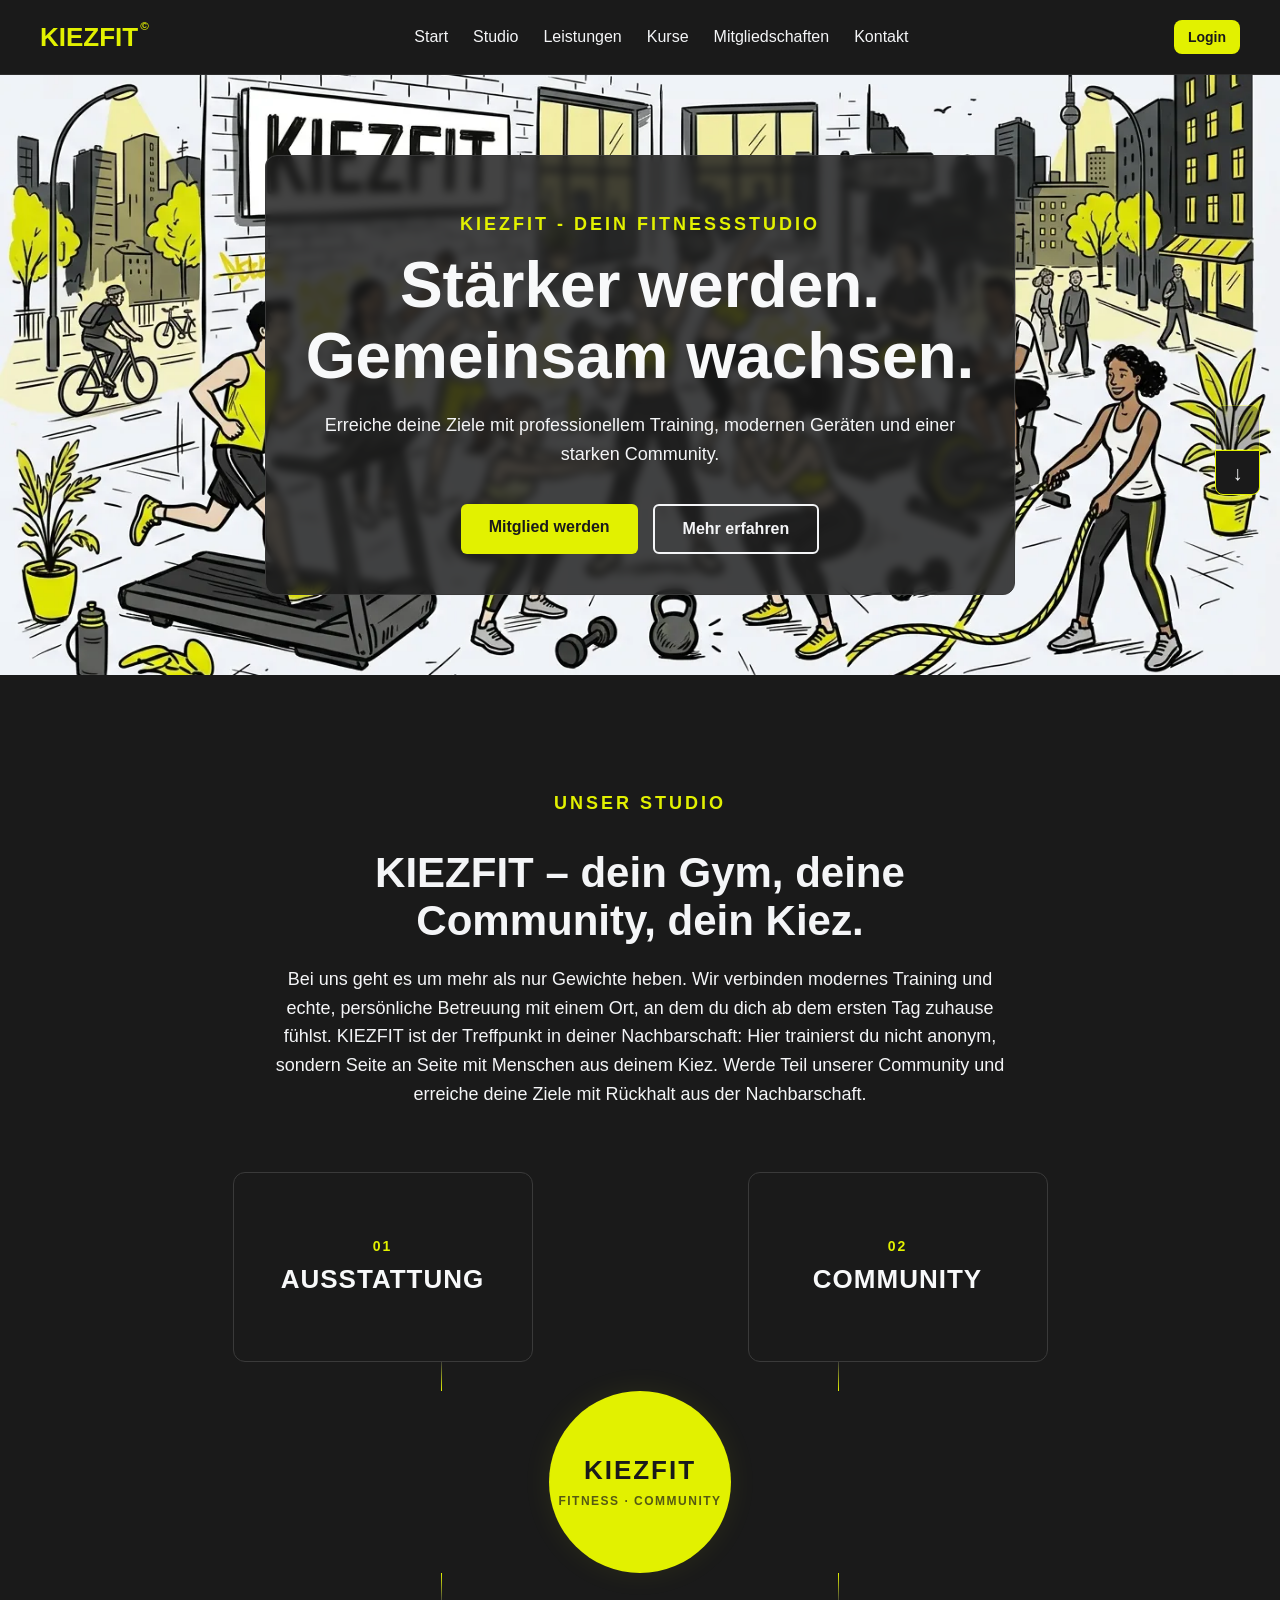
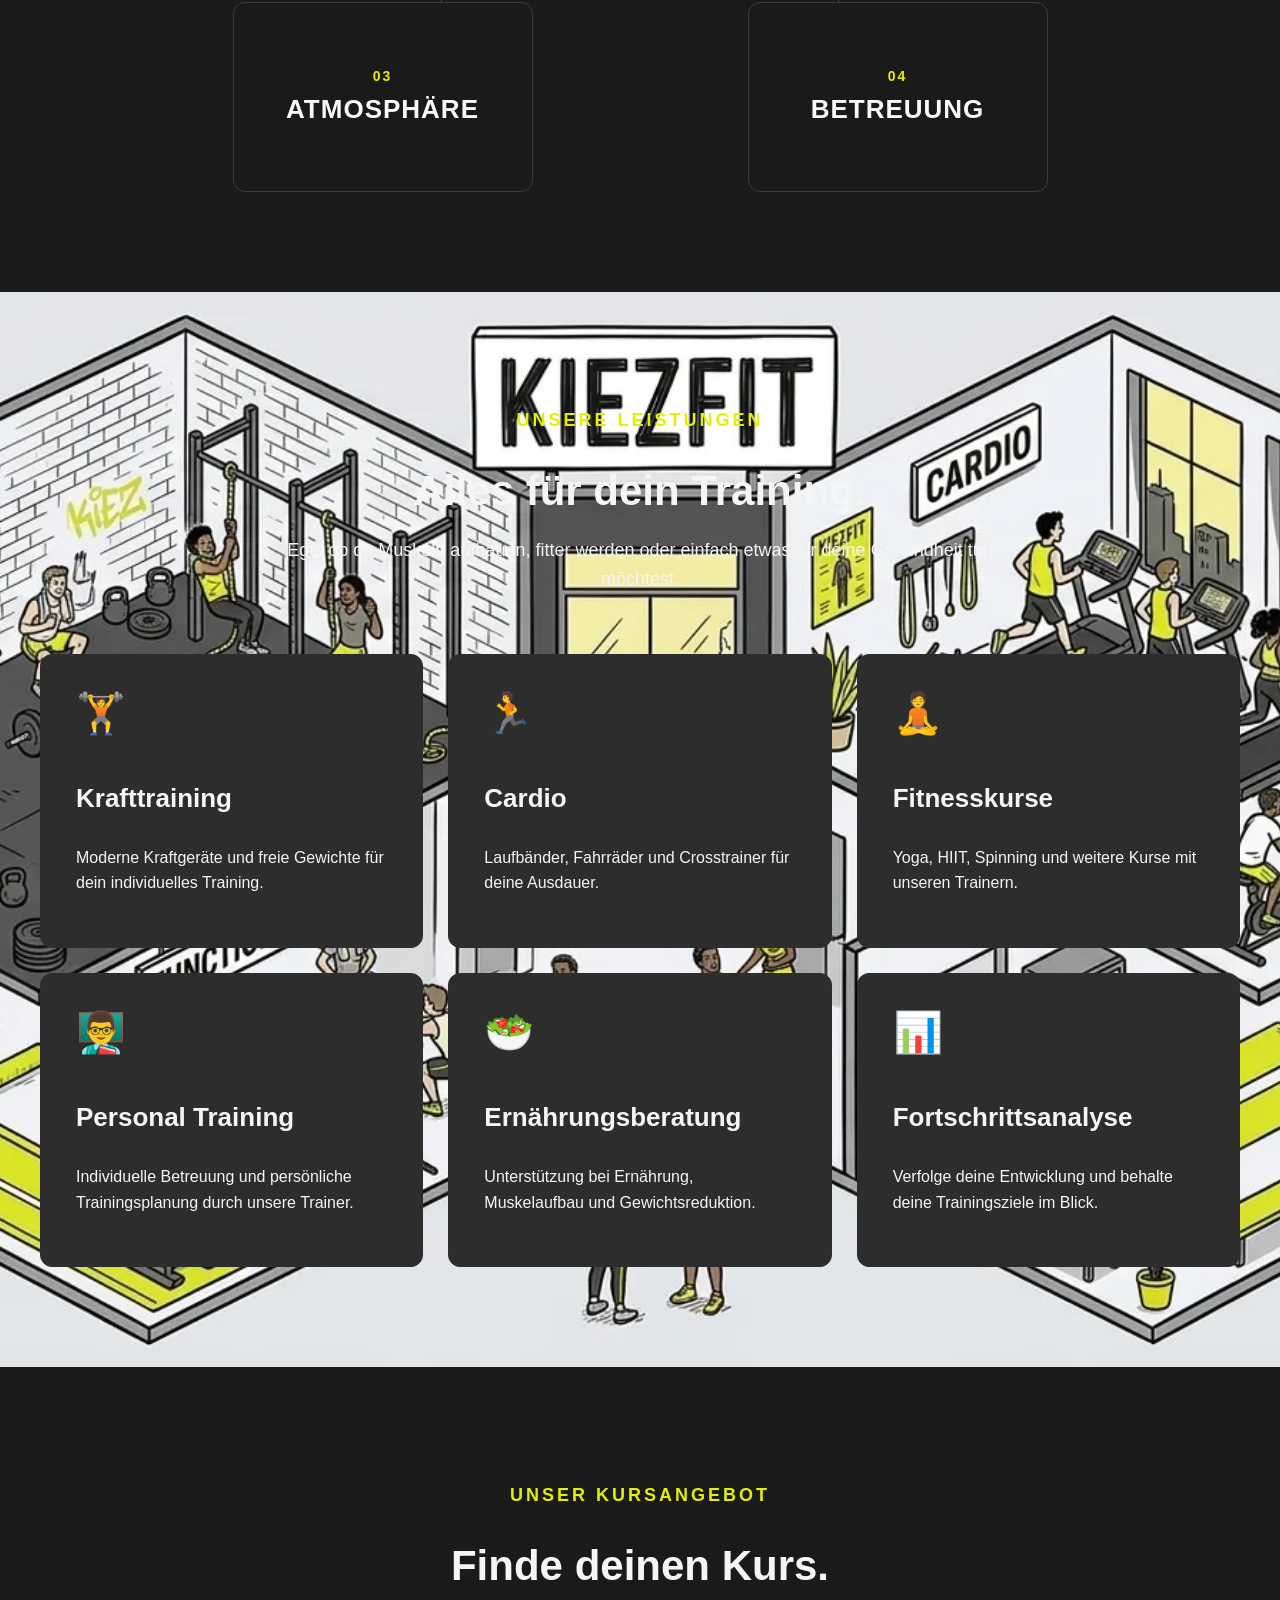
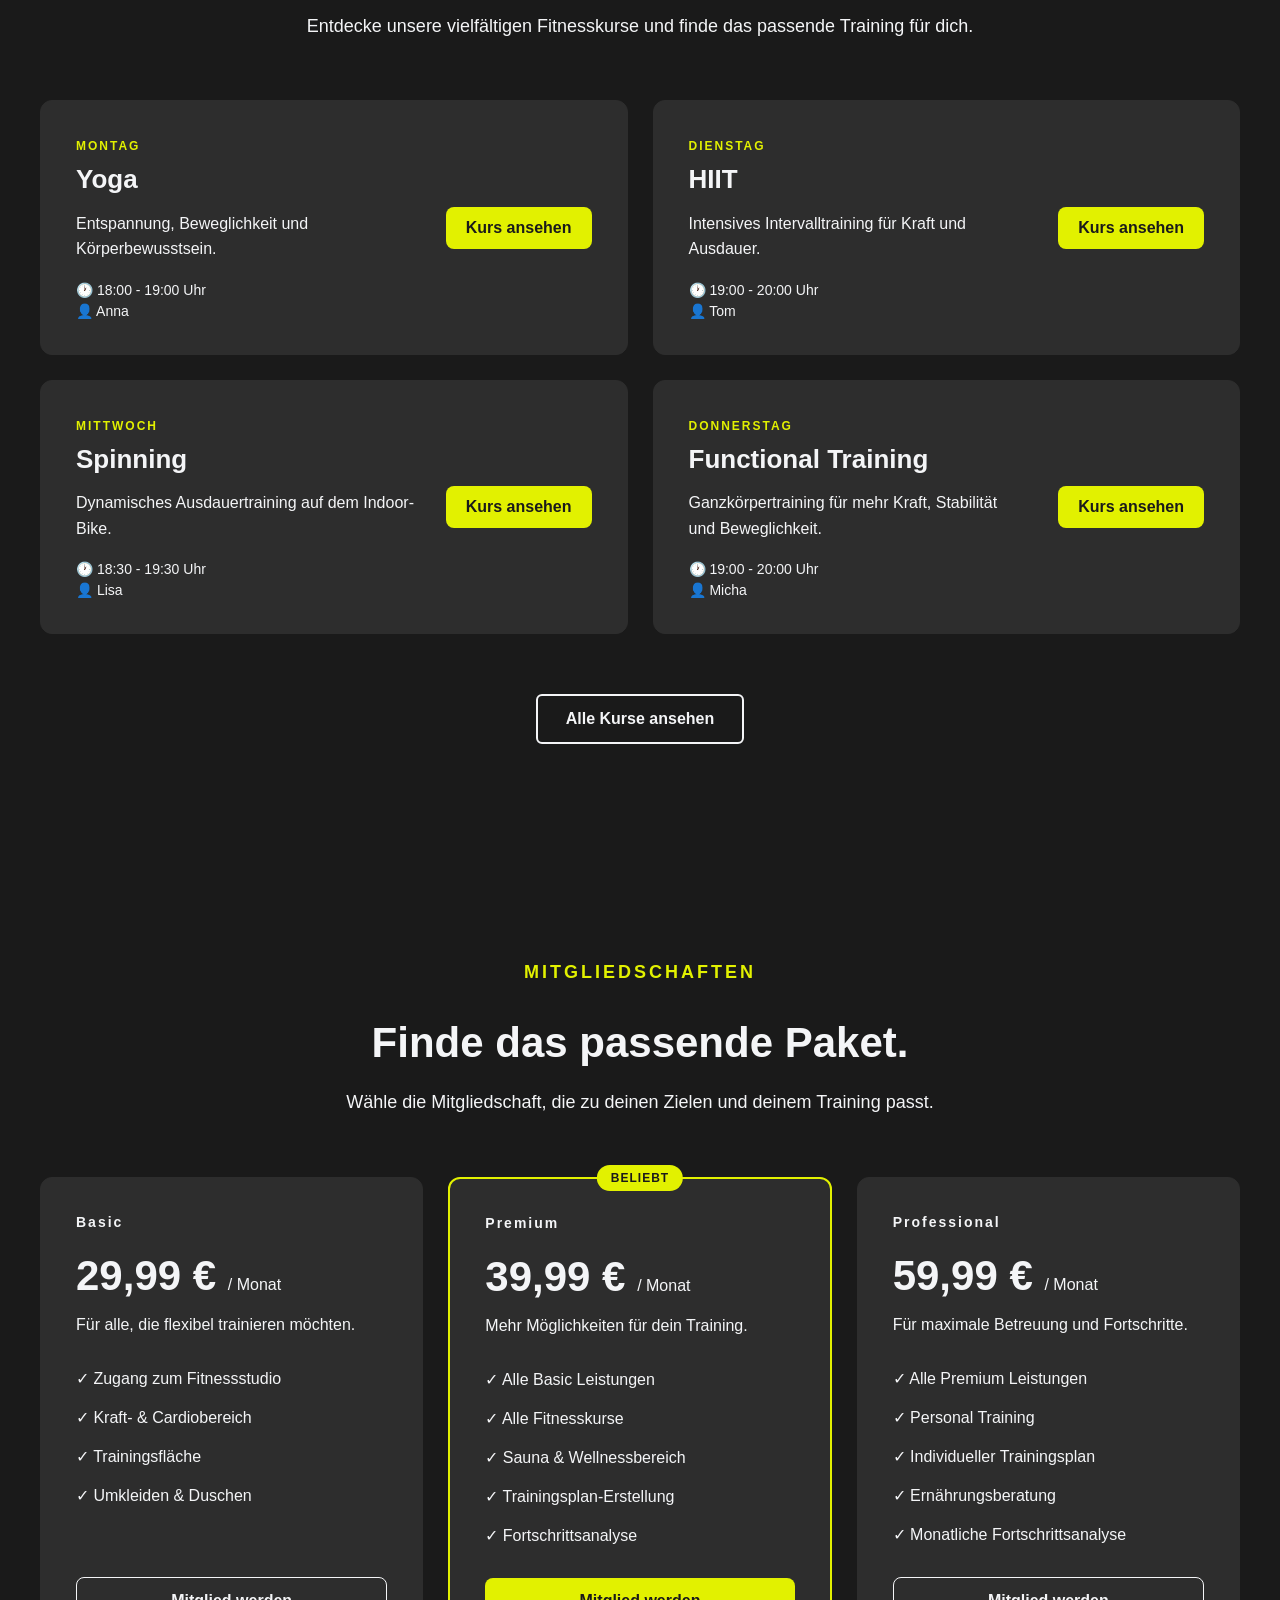
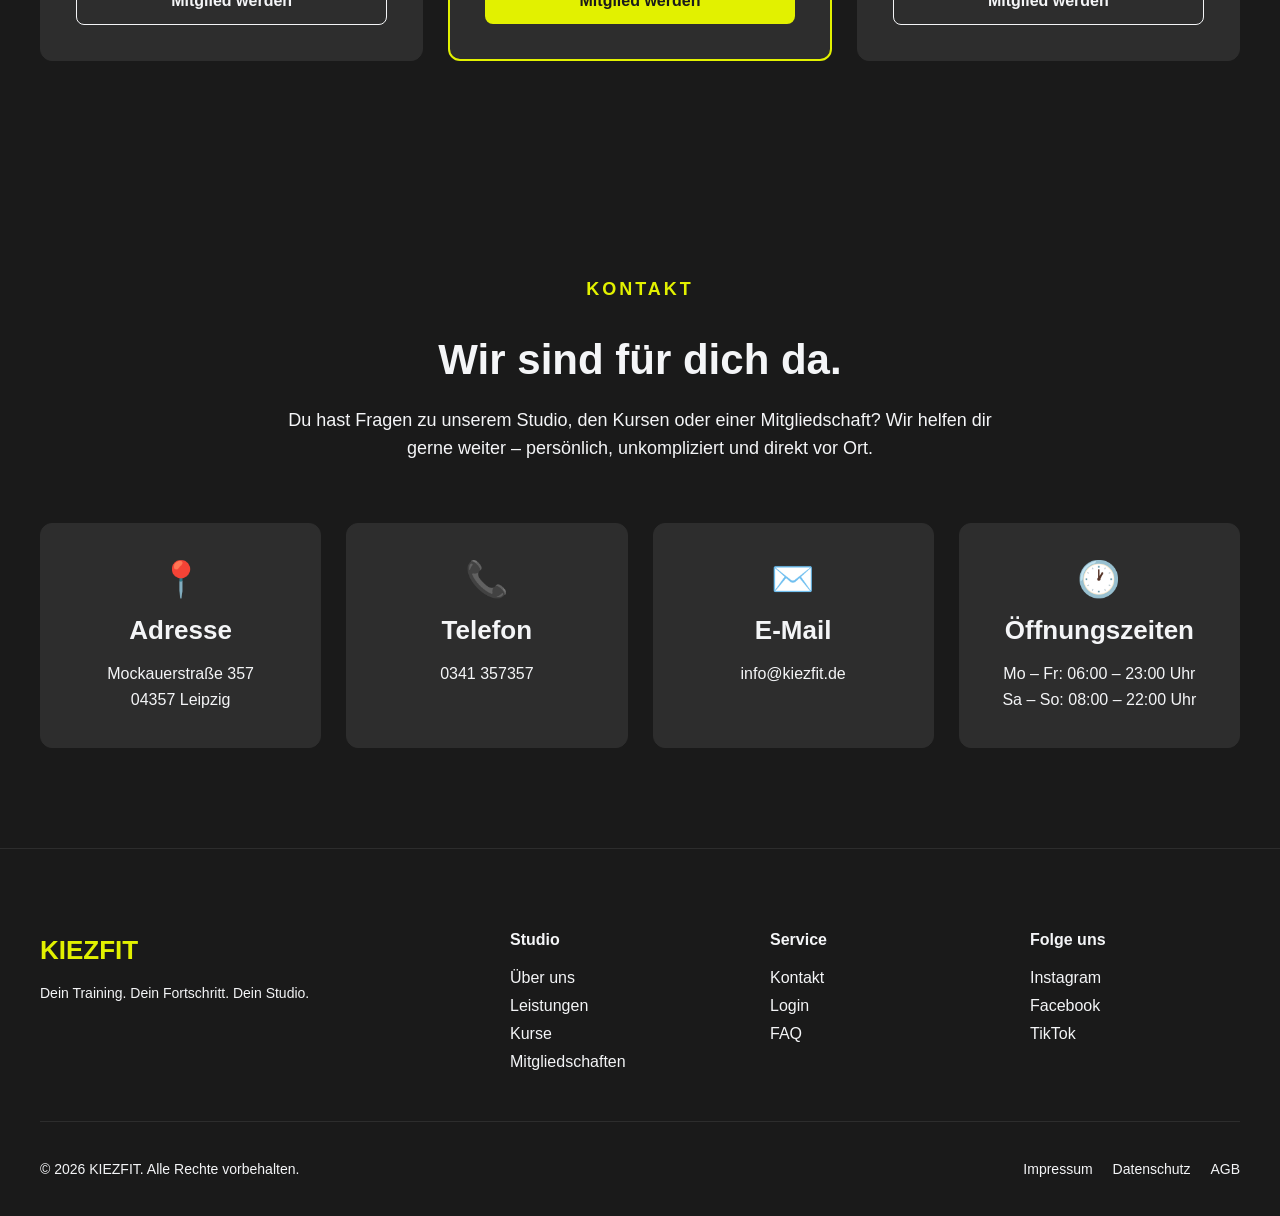
<file: index.html>
<!DOCTYPE html>
<html lang="de">

<head>
    <meta charset="UTF-8">
    <meta name="viewport" content="width=device-width, initial-scale=1.0">

    <title>KIEZFIT - Dein Fitnessstudio</title>

    <link rel="stylesheet" href="css/base.css">
    <link rel="stylesheet" href="css/layout.css">
    <link rel="stylesheet" href="css/components.css">
    <link rel="stylesheet" href="css/sections.css">
    <link rel="stylesheet" href="css/responsive.css">
</head>

<body>

    <!-- HEADER -->
    <header>

        <!-- LOGO -->
        <div class="logo">
            <a href="#start">KIEZFIT<sub>&copy;</sub></a>
        </div>

        <!-- NAVIGATION -->    
        <nav id="main-navigation">
            <a href="#start">Start</a>
            <a href="#studio">Studio</a>
            <a href="#leistungen">Leistungen</a>
            <a href="#kurse">Kurse</a>
            <a href="#mitgliedschaften">Mitgliedschaften</a>
            <a href="#kontakt">Kontakt</a>
        </nav>        

        <!-- HAMBURGER -->
        <button
            class="hamburger"
            id="hamburger"
            aria-label="Menü öffnen"
            aria-expanded="false"
            aria-controls="main-navigation">

            <span></span>
            <span></span>
            <span></span>
        </button>

        <!-- LOGIN -->
        <div class="header-actions">
            <a href="login.html" class="login-button">Login</a>
        </div>

    </header>

    <!-- HAUPTINHALT -->
    <main>

        <!-- HERO -->
        <section class="hero" id="start">

            <div class="hero-content">

                <p class="hero-subtitle">
                    KIEZFIT - DEIN FITNESSSTUDIO
                </p>

                <h1>
                    Stärker werden.<br>
                    Gemeinsam wachsen.
                </h1>

                <p class="hero-text">
                    Erreiche deine Ziele mit professionellem Training,
                    modernen Geräten und einer starken Community.
                </p>

                <div class="hero-buttons">

                    <a href="#mitgliedschaften" class="primary-button">
                        Mitglied werden
                    </a>

                    <a href="#leistungen" class="secondary-button">
                        Mehr erfahren
                    </a>

                </div>

            </div>

        </section>


<!-- STUDIO -->
<section class="studio" id="studio">

    <div class="section-content">

        <p class="section-subtitle">
            UNSER STUDIO
        </p>

        <h2>
            KIEZFIT – dein Gym, deine Community, dein Kiez.
        </h2>

        <p>
            Bei uns geht es um mehr als nur Gewichte heben. Wir verbinden
            modernes Training und echte, persönliche Betreuung mit einem Ort,
            an dem du dich ab dem ersten Tag zuhause fühlst. KIEZFIT ist der
            Treffpunkt in deiner Nachbarschaft: Hier trainierst du nicht anonym,
            sondern Seite an Seite mit Menschen aus deinem Kiez. Werde Teil unserer
            Community und erreiche deine Ziele mit Rückhalt aus der Nachbarschaft.
        </p>

    </div>

<div class="studio-map">

    <div class="studio-area studio-area-1">

    <span class="studio-number">01</span>

    <h3>AUSSTATTUNG</h3>

    <div class="studio-description">
        <p>
            Alles, was du für dein Training brauchst.
            Moderne Trainingsgeräte und klar strukturierte Bereiche schaffen
            die Grundlage für effektives Training – vom Kraft- und
            Ausdauertraining bis zu funktionellen Übungen.
        </p>
    </div>

</div>


<div class="studio-area studio-area-2">

    <span class="studio-number">02</span>

    <h3>COMMUNITY</h3>

    <div class="studio-description">
        <p>
            Gemeinsam trainiert es sich besser.
            Bei KIEZFIT trainierst du nicht einfach neben anderen Menschen.
            Eine offene und motivierende Community sorgt dafür, dass
            aus gemeinsamem Training echte Begegnung entsteht.
        </p>
    </div>

</div>

<div class="studio-center">

    <span class="studio-center-name">
        KIEZFIT
    </span>

    <span class="studio-center-label">
        FITNESS · COMMUNITY
    </span>

</div>


<div class="studio-area studio-area-3">

    <span class="studio-number">03</span>

    <h3>ATMOSPHÄRE</h3>

    <div class="studio-description">
        <p>
            Urban. Direkt. Unkompliziert.
            KIEZFIT verbindet einen modernen Look mit einer entspannten
            Trainingsatmosphäre. Kein unnötiger Schnickschnack – sondern
            ein Studio, in dem du dich auf dein Training konzentrieren kannst.
        </p>
    </div>

</div>


<div class="studio-area studio-area-4">

    <span class="studio-number">04</span>

    <h3>BETREUUNG</h3>

    <div class="studio-description">
        <p>
            Du trainierst nicht allein.
            Unsere Betreuung unterstützt dich dabei, deine Ziele zu verfolgen
            und dein Training sinnvoll aufzubauen. Bei Fragen gibt es
            persönliche Ansprechpartner, die dir weiterhelfen.
        </p>
    </div>

</div>

</div>

</section>


        <!-- LEISTUNGEN -->
        <section class="leistungen" id="leistungen">

            <div class="section-header">

                <p class="section-subtitle">
                    UNSERE LEISTUNGEN
                </p>

                <h2>
                    Alles für dein Training.
                </h2>

                <p>
                    Egal ob du Muskeln aufbauen, fitter werden oder einfach
                    etwas für deine Gesundheit tun möchtest.
                </p>

            </div>


            <div class="leistungen-grid">

                <article class="leistung-card">

                    <div class="leistung-icon">
                        🏋️
                    </div>

                    <h3>
                        Krafttraining
                    </h3>

                    <p>
                        Moderne Kraftgeräte und freie Gewichte
                        für dein individuelles Training.
                    </p>

                </article>


                <article class="leistung-card">

                    <div class="leistung-icon">
                        🏃
                    </div>

                    <h3>
                        Cardio
                    </h3>

                    <p>
                        Laufbänder, Fahrräder und Crosstrainer
                        für deine Ausdauer.
                    </p>

                </article>


                <article class="leistung-card">

                    <div class="leistung-icon">
                        🧘
                    </div>

                    <h3>
                        Fitnesskurse
                    </h3>

                    <p>
                        Yoga, HIIT, Spinning und weitere Kurse
                        mit unseren Trainern.
                    </p>

                </article>


                <article class="leistung-card">

                    <div class="leistung-icon">
                        👨‍🏫
                    </div>

                    <h3>
                        Personal Training
                    </h3>

                    <p>
                        Individuelle Betreuung und persönliche
                        Trainingsplanung durch unsere Trainer.
                    </p>

                </article>


                <article class="leistung-card">

                    <div class="leistung-icon">
                        🥗
                    </div>

                    <h3>
                        Ernährungsberatung
                    </h3>

                    <p>
                        Unterstützung bei Ernährung, Muskelaufbau
                        und Gewichtsreduktion.
                    </p>

                </article>


                <article class="leistung-card">

                    <div class="leistung-icon">
                        📊
                    </div>

                    <h3>
                        Fortschrittsanalyse
                    </h3>

                    <p>
                        Verfolge deine Entwicklung und behalte
                        deine Trainingsziele im Blick.
                    </p>

                </article>

            </div>

        </section>


        <!-- KURSE -->
        <section class="kurse" id="kurse">

            <div class="section-header">

                <p class="section-subtitle">
                    UNSER KURSANGEBOT
                </p>

                <h2>
                    Finde deinen Kurs.
                </h2>

                <p>
                    Entdecke unsere vielfältigen Fitnesskurse und
                    finde das passende Training für dich.
                </p>

            </div>


            <div class="kurse-grid">

                <article class="kurs-card">

                    <div class="kurs-info">

                        <span class="kurs-tag">
                            MONTAG
                        </span>

                        <h3>
                            Yoga
                        </h3>

                        <p>
                            Entspannung, Beweglichkeit und Körperbewusstsein.
                        </p>

                        <div class="kurs-details">
                            <span>🕐 18:00 - 19:00 Uhr</span>
                            <span>👤 Anna</span>
                        </div>

                    </div>

                    <a href="login.html" class="kurs-button">
                        Kurs ansehen
                    </a>

                </article>


                <article class="kurs-card">

                    <div class="kurs-info">

                        <span class="kurs-tag">
                            DIENSTAG
                        </span>

                        <h3>
                            HIIT
                        </h3>

                        <p>
                            Intensives Intervalltraining für
                            Kraft und Ausdauer.
                        </p>

                        <div class="kurs-details">
                            <span>🕐 19:00 - 20:00 Uhr</span>
                            <span>👤 Tom</span>
                        </div>

                    </div>

                    <a href="login.html" class="kurs-button">
                        Kurs ansehen
                    </a>

                </article>


                <article class="kurs-card">

                    <div class="kurs-info">

                        <span class="kurs-tag">
                            MITTWOCH
                        </span>

                        <h3>
                            Spinning
                        </h3>

                        <p>
                            Dynamisches Ausdauertraining
                            auf dem Indoor-Bike.
                        </p>

                        <div class="kurs-details">
                            <span>🕐 18:30 - 19:30 Uhr</span>
                            <span>👤 Lisa</span>
                        </div>

                    </div>

                    <a href="login.html" class="kurs-button">
                        Kurs ansehen
                    </a>

                </article>


                <article class="kurs-card">

                    <div class="kurs-info">

                        <span class="kurs-tag">
                            DONNERSTAG
                        </span>

                        <h3>
                            Functional Training
                        </h3>

                        <p>
                            Ganzkörpertraining für mehr Kraft,
                            Stabilität und Beweglichkeit.
                        </p>

                        <div class="kurs-details">
                            <span>🕐 19:00 - 20:00 Uhr</span>
                            <span>👤 Micha</span>
                        </div>

                    </div>

                    <a href="login.html" class="kurs-button">
                        Kurs ansehen
                    </a>

                </article>

            </div>


            <div class="kurse-footer">

                <a href="login.html" class="secondary-button">
                    Alle Kurse ansehen
                </a>

            </div>

        </section>


        <!-- MITGLIEDSCHAFTEN -->
        <section class="mitgliedschaften" id="mitgliedschaften">

            <div class="section-header">

                <p class="section-subtitle">
                    MITGLIEDSCHAFTEN
                </p>

                <h2>
                    Finde das passende Paket.
                </h2>

                <p>
                    Wähle die Mitgliedschaft, die zu deinen Zielen
                    und deinem Training passt.
                </p>

            </div>


            <div class="mitgliedschaften-grid">

                <!-- BASIC -->
                <article class="membership-card">

                    <div class="membership-header">

                        <span class="membership-name">
                            Basic
                        </span>

                        <h3>
                            29,99 €
                            <span>/ Monat</span>
                        </h3>

                        <p>
                            Für alle, die flexibel trainieren möchten.
                        </p>

                    </div>


                    <ul class="membership-features">
                        <li>✓ Zugang zum Fitnessstudio</li>
                        <li>✓ Kraft- &amp; Cardiobereich</li>
                        <li>✓ Trainingsfläche</li>
                        <li>✓ Umkleiden &amp; Duschen</li>
                    </ul>


                    <a href="login.html" class="membership-button">
                        Mitglied werden
                    </a>

                </article>


                <!-- PREMIUM -->
                <article class="membership-card membership-featured">

                    <div class="membership-badge">
                        BELIEBT
                    </div>


                    <div class="membership-header">

                        <span class="membership-name">
                            Premium
                        </span>

                        <h3>
                            39,99 €
                            <span>/ Monat</span>
                        </h3>

                        <p>
                            Mehr Möglichkeiten für dein Training.
                        </p>

                    </div>


                    <ul class="membership-features">
                        <li>✓ Alle Basic Leistungen</li>
                        <li>✓ Alle Fitnesskurse</li>
                        <li>✓ Sauna &amp; Wellnessbereich</li>
                        <li>✓ Trainingsplan-Erstellung</li>
                        <li>✓ Fortschrittsanalyse</li>
                    </ul>


                    <a href="login.html" class="membership-button">
                        Mitglied werden
                    </a>

                </article>


                <!-- PROFESSIONAL -->
                <article class="membership-card">

                    <div class="membership-header">

                        <span class="membership-name">
                            Professional
                        </span>

                        <h3>
                            59,99 €
                            <span>/ Monat</span>
                        </h3>

                        <p>
                            Für maximale Betreuung und Fortschritte.
                        </p>

                    </div>


                    <ul class="membership-features">
                        <li>✓ Alle Premium Leistungen</li>
                        <li>✓ Personal Training</li>
                        <li>✓ Individueller Trainingsplan</li>
                        <li>✓ Ernährungsberatung</li>
                        <li>✓ Monatliche Fortschrittsanalyse</li>
                    </ul>


                    <a href="login.html" class="membership-button">
                        Mitglied werden
                    </a>

                </article>

            </div>

        </section>


        <!-- KONTAKT -->
        <section class="kontakt" id="kontakt">

            <div class="section-header">

                <p class="section-subtitle">
                    KONTAKT
                </p>

                <h2>
                    Wir sind für dich da.
                </h2>

                <p>
                    Du hast Fragen zu unserem Studio, den Kursen oder
                    einer Mitgliedschaft? Wir helfen dir gerne weiter –
                    persönlich, unkompliziert und direkt vor Ort.
                </p>

            </div>


            <div class="kontakt-grid">

                <div class="kontakt-card">

                    <div class="kontakt-icon">
                        📍
                    </div>

                    <h3>
                        Adresse
                    </h3>

                    <p>
                        Mockauerstraße 357<br>
                        04357 Leipzig
                    </p>

                </div>


                <div class="kontakt-card">

                    <div class="kontakt-icon">
                        📞
                    </div>

                    <h3>
                        Telefon
                    </h3>

                    <p>
                        0341 357357
                    </p>

                </div>


                <div class="kontakt-card">

                    <div class="kontakt-icon">
                        ✉️
                    </div>

                    <h3>
                        E-Mail
                    </h3>

                    <p>
                        info@kiezfit.de
                    </p>

                </div>


                <div class="kontakt-card">

                    <div class="kontakt-icon">
                        🕐
                    </div>

                    <h3>
                        Öffnungszeiten
                    </h3>

                    <p>
                        Mo – Fr: 06:00 – 23:00 Uhr<br>
                        Sa – So: 08:00 – 22:00 Uhr
                    </p>

                </div>

            </div>

        </section>

    </main>


    <!-- FOOTER -->
    <footer>

        <div class="footer-content">

            <div class="footer-brand">

                <h3>
                    KIEZFIT
                </h3>

                <p>
                    Dein Training. Dein Fortschritt.
                    Dein Studio.
                </p>

            </div>


            <div class="footer-column">

                <h4>
                    Studio
                </h4>

                <a href="#studio">Über uns</a>
                <a href="#leistungen">Leistungen</a>
                <a href="#kurse">Kurse</a>
                <a href="#mitgliedschaften">Mitgliedschaften</a>

            </div>


            <div class="footer-column">

                <h4>
                    Service
                </h4>

                <a href="#kontakt">Kontakt</a>
                <a href="login.html">Login</a>
                <a href="#">FAQ</a>

            </div>


            <div class="footer-column">

                <h4>
                    Folge uns
                </h4>

                <a href="#">Instagram</a>
                <a href="#">Facebook</a>
                <a href="#">TikTok</a>

            </div>

        </div>


        <div class="footer-bottom">

            <p>
                &copy; 2026 KIEZFIT. Alle Rechte vorbehalten.
            </p>

            <div class="footer-legal">

                <a href="#">Impressum</a>
                <a href="#">Datenschutz</a>
                <a href="#">AGB</a>

            </div>

        </div>

    </footer>


    <!-- SCROLL-BUTTON -->
    <div class="scroll-button">

        <button
            id="scroll-top"
            aria-label="Nach oben scrollen">
        </button>

        <button
            id="scroll-bottom"
            aria-label="Nach unten scrollen">
        </button>

    </div>

    <!-- JAVASCRIPT -->
    <script src="js/script.js"></script>

</body>

</html>
</file>
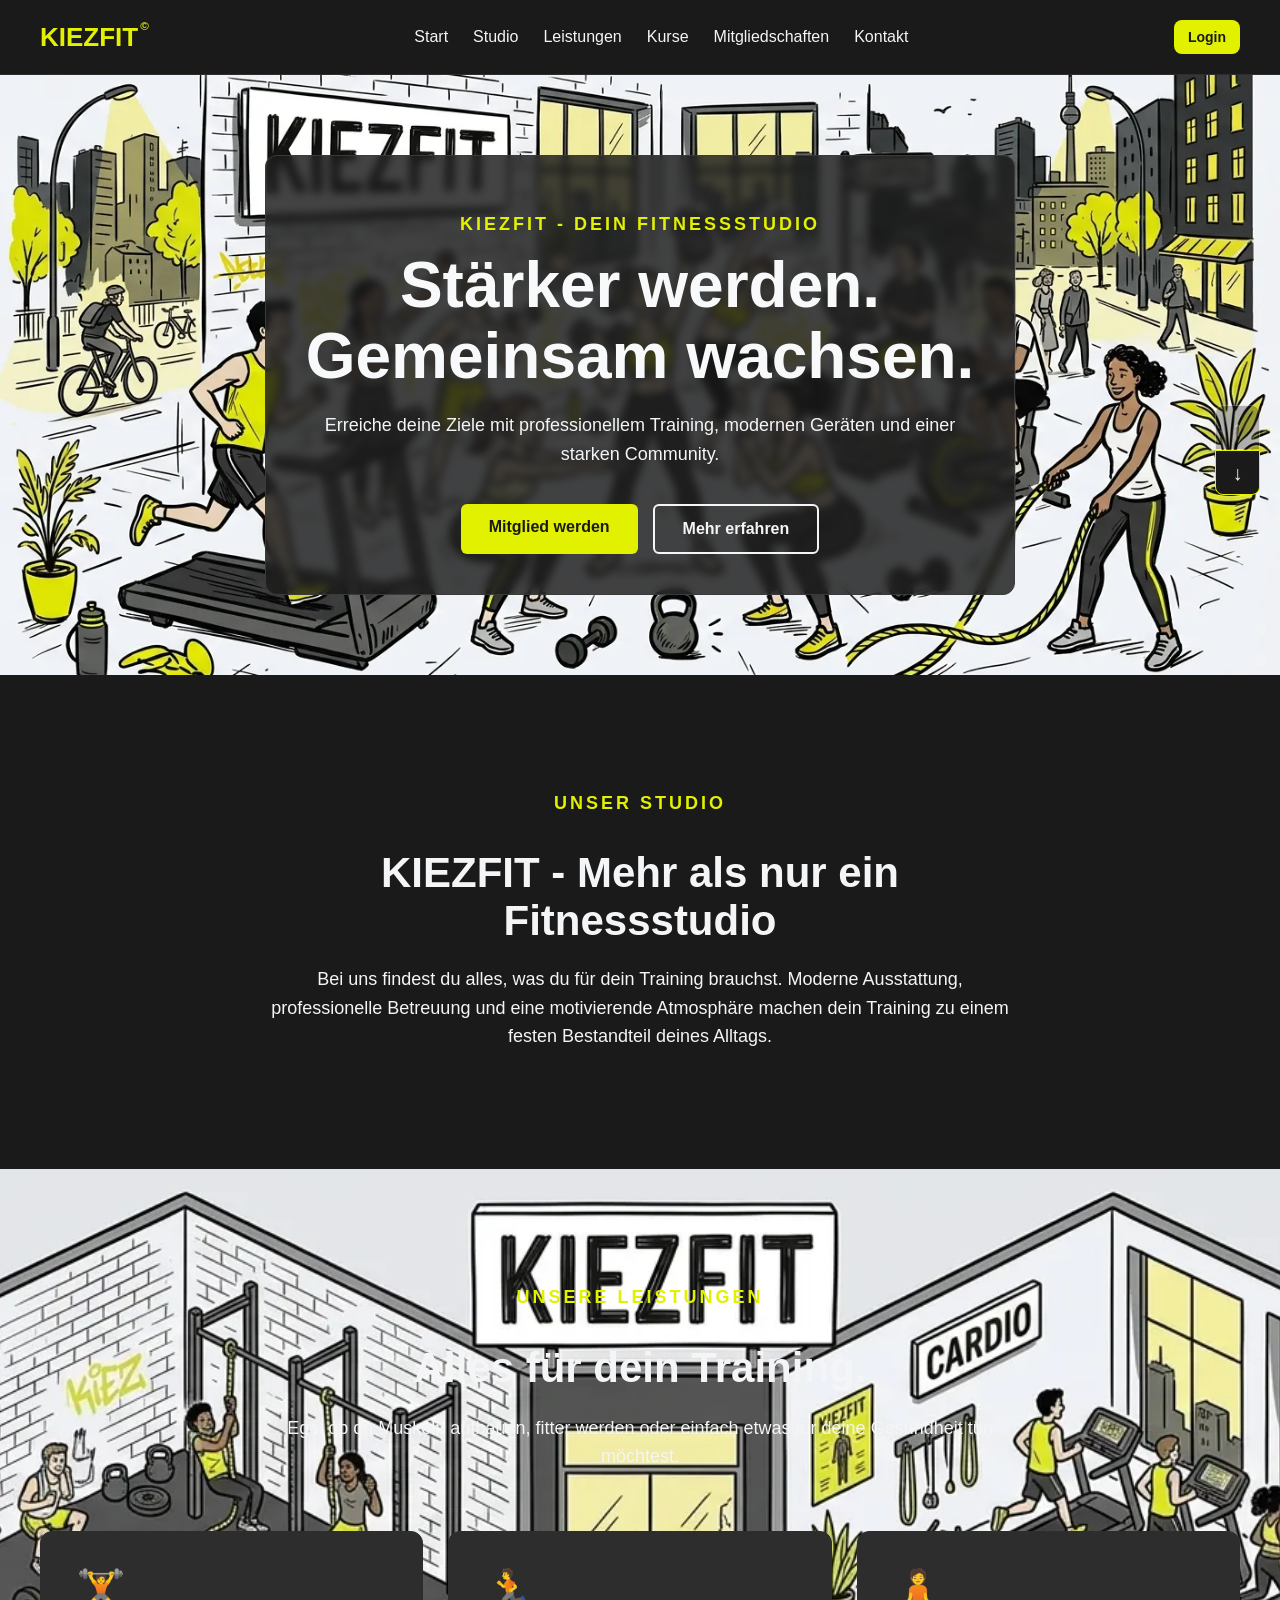
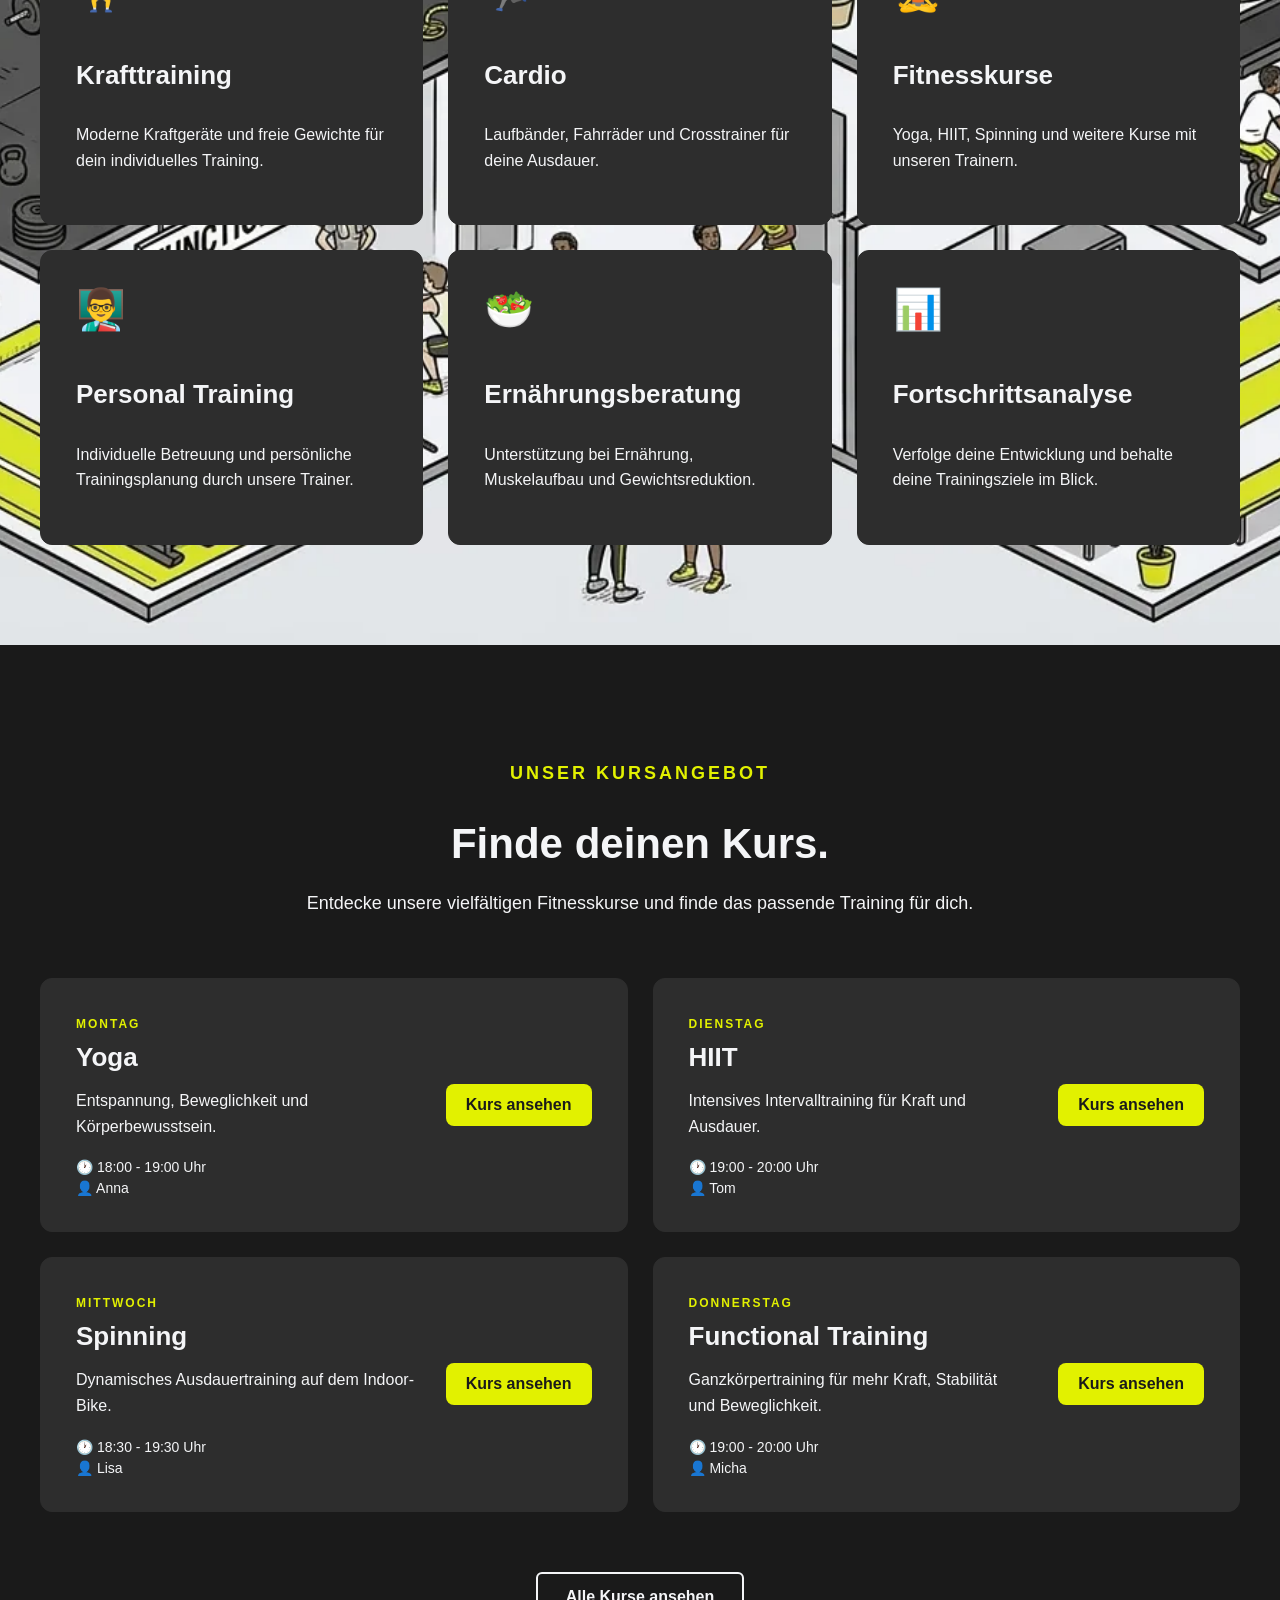
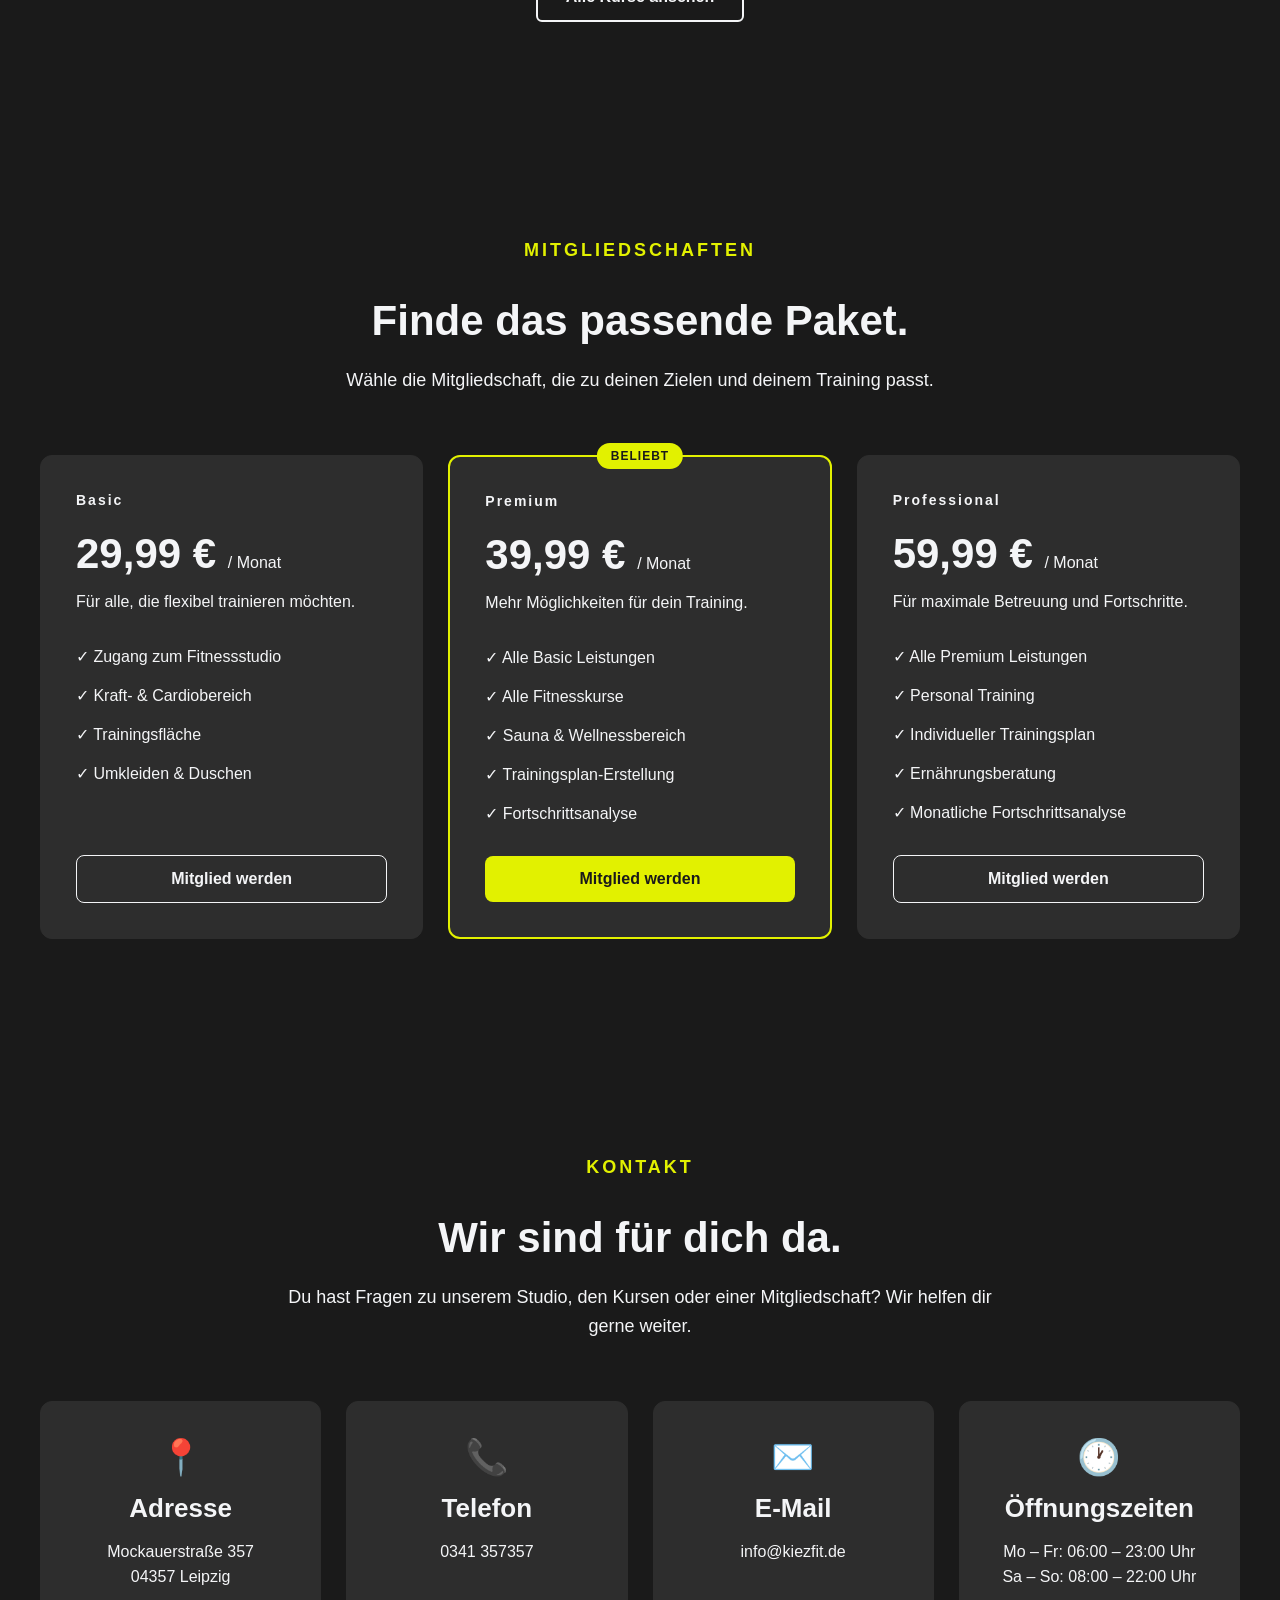
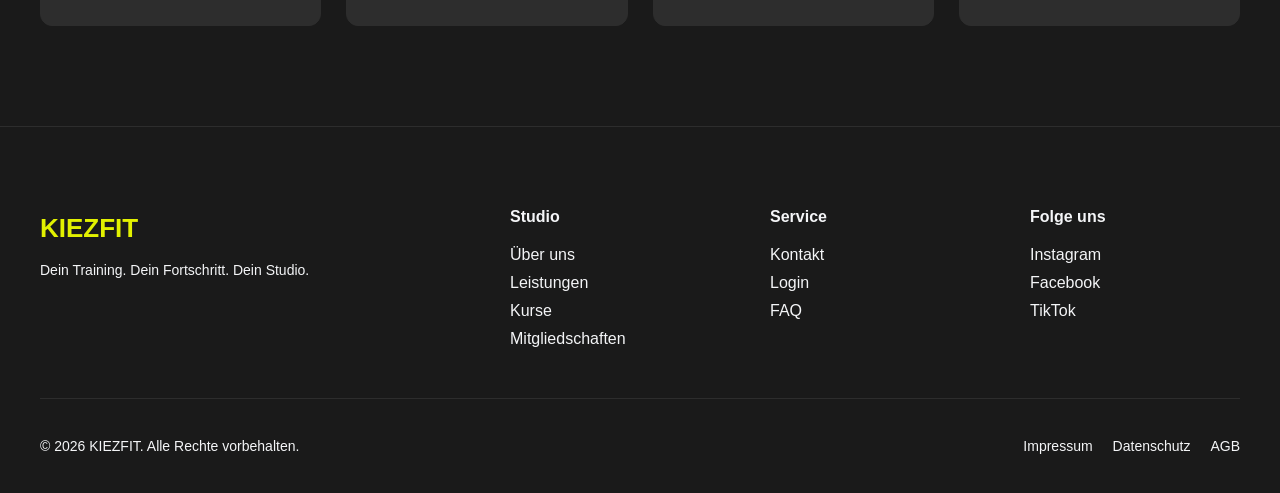
<file: login.html>
<!DOCTYPE html>
<html lang="de">

<head>
    <meta charset="UTF-8">
    <meta name="viewport" content="width=device-width, initial-scale=1.0">

    <title>KIEZFIT - Dein Fitnessstudio</title>

    <link rel="stylesheet" href="css/base.css">
    <link rel="stylesheet" href="css/layout.css">
    <link rel="stylesheet" href="css/components.css">
    <link rel="stylesheet" href="css/sections.css">
    <link rel="stylesheet" href="css/responsive.css">
</head>

<body>

    <!-- HEADER -->
    <header>

        <!-- LOGO -->
        <div class="logo">
            <a href="#start">KIEZFIT<sub>&copy;</sub></a>
        </div>

        <!-- NAVIGATION -->    
        <nav id="main-navigation">
            <a href="#start">Start</a>
            <a href="#studio">Studio</a>
            <a href="#leistungen">Leistungen</a>
            <a href="#kurse">Kurse</a>
            <a href="#mitgliedschaften">Mitgliedschaften</a>
            <a href="#kontakt">Kontakt</a>
        </nav>        

        <!-- HAMBURGER -->
        <button
            class="hamburger"
            id="hamburger"
            aria-label="Menü öffnen"
            aria-expanded="false">

            <span></span>
            <span></span>
            <span></span>
        </button>

        <!-- LOGIN -->
        <div class="header-actions">
            <a href="login.html" class="login-button">Login</a>
        </div>

    </header>

    <!-- HAUPTINHALT -->
    <main>

        <!-- HERO -->
        <section class="hero" id="start">

            <div class="hero-content">

                <p class="hero-subtitle">
                    KIEZFIT - DEIN FITNESSSTUDIO
                </p>

                <h1>
                    Stärker werden.<br>
                    Gemeinsam wachsen.
                </h1>

                <p class="hero-text">
                    Erreiche deine Ziele mit professionellem Training,
                    modernen Geräten und einer starken Community.
                </p>

                <div class="hero-buttons">

                    <a href="#mitgliedschaften" class="primary-button">
                        Mitglied werden
                    </a>

                    <a href="#leistungen" class="secondary-button">
                        Mehr erfahren
                    </a>

                </div>

            </div>

        </section>


        <!-- STUDIO -->
        <section class="studio" id="studio">

            <div class="section-content">

                <p class="section-subtitle">
                    UNSER STUDIO
                </p>

                <h2>
                    KIEZFIT - Mehr als nur ein Fitnessstudio
                </h2>

                <p>
                    Bei uns findest du alles, was du für dein Training brauchst.
                    Moderne Ausstattung, professionelle Betreuung und eine
                    motivierende Atmosphäre machen dein Training zu einem
                    festen Bestandteil deines Alltags.
                </p>

            </div>

        </section>


        <!-- LEISTUNGEN -->
        <section class="leistungen" id="leistungen">

            <div class="section-header">

                <p class="section-subtitle">
                    UNSERE LEISTUNGEN
                </p>

                <h2>
                    Alles für dein Training.
                </h2>

                <p>
                    Egal ob du Muskeln aufbauen, fitter werden oder einfach
                    etwas für deine Gesundheit tun möchtest.
                </p>

            </div>


            <div class="leistungen-grid">

                <article class="leistung-card">

                    <div class="leistung-icon">
                        🏋️
                    </div>

                    <h3>
                        Krafttraining
                    </h3>

                    <p>
                        Moderne Kraftgeräte und freie Gewichte
                        für dein individuelles Training.
                    </p>

                </article>


                <article class="leistung-card">

                    <div class="leistung-icon">
                        🏃
                    </div>

                    <h3>
                        Cardio
                    </h3>

                    <p>
                        Laufbänder, Fahrräder und Crosstrainer
                        für deine Ausdauer.
                    </p>

                </article>


                <article class="leistung-card">

                    <div class="leistung-icon">
                        🧘
                    </div>

                    <h3>
                        Fitnesskurse
                    </h3>

                    <p>
                        Yoga, HIIT, Spinning und weitere Kurse
                        mit unseren Trainern.
                    </p>

                </article>


                <article class="leistung-card">

                    <div class="leistung-icon">
                        👨‍🏫
                    </div>

                    <h3>
                        Personal Training
                    </h3>

                    <p>
                        Individuelle Betreuung und persönliche
                        Trainingsplanung durch unsere Trainer.
                    </p>

                </article>


                <article class="leistung-card">

                    <div class="leistung-icon">
                        🥗
                    </div>

                    <h3>
                        Ernährungsberatung
                    </h3>

                    <p>
                        Unterstützung bei Ernährung, Muskelaufbau
                        und Gewichtsreduktion.
                    </p>

                </article>


                <article class="leistung-card">

                    <div class="leistung-icon">
                        📊
                    </div>

                    <h3>
                        Fortschrittsanalyse
                    </h3>

                    <p>
                        Verfolge deine Entwicklung und behalte
                        deine Trainingsziele im Blick.
                    </p>

                </article>

            </div>

        </section>


        <!-- KURSE -->
        <section class="kurse" id="kurse">

            <div class="section-header">

                <p class="section-subtitle">
                    UNSER KURSANGEBOT
                </p>

                <h2>
                    Finde deinen Kurs.
                </h2>

                <p>
                    Entdecke unsere vielfältigen Fitnesskurse und
                    finde das passende Training für dich.
                </p>

            </div>


            <div class="kurse-grid">

                <article class="kurs-card">

                    <div class="kurs-info">

                        <span class="kurs-tag">
                            MONTAG
                        </span>

                        <h3>
                            Yoga
                        </h3>

                        <p>
                            Entspannung, Beweglichkeit und Körperbewusstsein.
                        </p>

                        <div class="kurs-details">
                            <span>🕐 18:00 - 19:00 Uhr</span>
                            <span>👤 Anna</span>
                        </div>

                    </div>

                    <a href="login.html" class="kurs-button">
                        Kurs ansehen
                    </a>

                </article>


                <article class="kurs-card">

                    <div class="kurs-info">

                        <span class="kurs-tag">
                            DIENSTAG
                        </span>

                        <h3>
                            HIIT
                        </h3>

                        <p>
                            Intensives Intervalltraining für
                            Kraft und Ausdauer.
                        </p>

                        <div class="kurs-details">
                            <span>🕐 19:00 - 20:00 Uhr</span>
                            <span>👤 Tom</span>
                        </div>

                    </div>

                    <a href="login.html" class="kurs-button">
                        Kurs ansehen
                    </a>

                </article>


                <article class="kurs-card">

                    <div class="kurs-info">

                        <span class="kurs-tag">
                            MITTWOCH
                        </span>

                        <h3>
                            Spinning
                        </h3>

                        <p>
                            Dynamisches Ausdauertraining
                            auf dem Indoor-Bike.
                        </p>

                        <div class="kurs-details">
                            <span>🕐 18:30 - 19:30 Uhr</span>
                            <span>👤 Lisa</span>
                        </div>

                    </div>

                    <a href="login.html" class="kurs-button">
                        Kurs ansehen
                    </a>

                </article>


                <article class="kurs-card">

                    <div class="kurs-info">

                        <span class="kurs-tag">
                            DONNERSTAG
                        </span>

                        <h3>
                            Functional Training
                        </h3>

                        <p>
                            Ganzkörpertraining für mehr Kraft,
                            Stabilität und Beweglichkeit.
                        </p>

                        <div class="kurs-details">
                            <span>🕐 19:00 - 20:00 Uhr</span>
                            <span>👤 Micha</span>
                        </div>

                    </div>

                    <a href="login.html" class="kurs-button">
                        Kurs ansehen
                    </a>

                </article>

            </div>


            <div class="kurse-footer">

                <a href="login.html" class="secondary-button">
                    Alle Kurse ansehen
                </a>

            </div>

        </section>


        <!-- MITGLIEDSCHAFTEN -->
        <section class="mitgliedschaften" id="mitgliedschaften">

            <div class="section-header">

                <p class="section-subtitle">
                    MITGLIEDSCHAFTEN
                </p>

                <h2>
                    Finde das passende Paket.
                </h2>

                <p>
                    Wähle die Mitgliedschaft, die zu deinen Zielen
                    und deinem Training passt.
                </p>

            </div>


            <div class="mitgliedschaften-grid">

                <!-- BASIC -->
                <article class="membership-card">

                    <div class="membership-header">

                        <span class="membership-name">
                            Basic
                        </span>

                        <h3>
                            29,99 €
                            <span>/ Monat</span>
                        </h3>

                        <p>
                            Für alle, die flexibel trainieren möchten.
                        </p>

                    </div>


                    <ul class="membership-features">
                        <li>✓ Zugang zum Fitnessstudio</li>
                        <li>✓ Kraft- &amp; Cardiobereich</li>
                        <li>✓ Trainingsfläche</li>
                        <li>✓ Umkleiden &amp; Duschen</li>
                    </ul>


                    <a href="login.html" class="membership-button">
                        Mitglied werden
                    </a>

                </article>


                <!-- PREMIUM -->
                <article class="membership-card membership-featured">

                    <div class="membership-badge">
                        BELIEBT
                    </div>


                    <div class="membership-header">

                        <span class="membership-name">
                            Premium
                        </span>

                        <h3>
                            39,99 €
                            <span>/ Monat</span>
                        </h3>

                        <p>
                            Mehr Möglichkeiten für dein Training.
                        </p>

                    </div>


                    <ul class="membership-features">
                        <li>✓ Alle Basic Leistungen</li>
                        <li>✓ Alle Fitnesskurse</li>
                        <li>✓ Sauna &amp; Wellnessbereich</li>
                        <li>✓ Trainingsplan-Erstellung</li>
                        <li>✓ Fortschrittsanalyse</li>
                    </ul>


                    <a href="login.html" class="membership-button">
                        Mitglied werden
                    </a>

                </article>


                <!-- PROFESSIONAL -->
                <article class="membership-card">

                    <div class="membership-header">

                        <span class="membership-name">
                            Professional
                        </span>

                        <h3>
                            59,99 €
                            <span>/ Monat</span>
                        </h3>

                        <p>
                            Für maximale Betreuung und Fortschritte.
                        </p>

                    </div>


                    <ul class="membership-features">
                        <li>✓ Alle Premium Leistungen</li>
                        <li>✓ Personal Training</li>
                        <li>✓ Individueller Trainingsplan</li>
                        <li>✓ Ernährungsberatung</li>
                        <li>✓ Monatliche Fortschrittsanalyse</li>
                    </ul>


                    <a href="login.html" class="membership-button">
                        Mitglied werden
                    </a>

                </article>

            </div>

        </section>


        <!-- KONTAKT -->
        <section class="kontakt" id="kontakt">

            <div class="section-header">

                <p class="section-subtitle">
                    KONTAKT
                </p>

                <h2>
                    Wir sind für dich da.
                </h2>

                <p>
                    Du hast Fragen zu unserem Studio, den Kursen oder
                    einer Mitgliedschaft? Wir helfen dir gerne weiter.
                </p>

            </div>


            <div class="kontakt-grid">

                <div class="kontakt-card">

                    <div class="kontakt-icon">
                        📍
                    </div>

                    <h3>
                        Adresse
                    </h3>

                    <p>
                        Mockauerstraße 357<br>
                        04357 Leipzig
                    </p>

                </div>


                <div class="kontakt-card">

                    <div class="kontakt-icon">
                        📞
                    </div>

                    <h3>
                        Telefon
                    </h3>

                    <p>
                        0341 357357
                    </p>

                </div>


                <div class="kontakt-card">

                    <div class="kontakt-icon">
                        ✉️
                    </div>

                    <h3>
                        E-Mail
                    </h3>

                    <p>
                        info@kiezfit.de
                    </p>

                </div>


                <div class="kontakt-card">

                    <div class="kontakt-icon">
                        🕐
                    </div>

                    <h3>
                        Öffnungszeiten
                    </h3>

                    <p>
                        Mo – Fr: 06:00 – 23:00 Uhr<br>
                        Sa – So: 08:00 – 22:00 Uhr
                    </p>

                </div>

            </div>

        </section>

    </main>


    <!-- FOOTER -->
    <footer>

        <div class="footer-content">

            <div class="footer-brand">

                <h3>
                    KIEZFIT
                </h3>

                <p>
                    Dein Training. Dein Fortschritt.
                    Dein Studio.
                </p>

            </div>


            <div class="footer-column">

                <h4>
                    Studio
                </h4>

                <a href="#studio">Über uns</a>
                <a href="#leistungen">Leistungen</a>
                <a href="#kurse">Kurse</a>
                <a href="#mitgliedschaften">Mitgliedschaften</a>

            </div>


            <div class="footer-column">

                <h4>
                    Service
                </h4>

                <a href="#kontakt">Kontakt</a>
                <a href="login.html">Login</a>
                <a href="#">FAQ</a>

            </div>


            <div class="footer-column">

                <h4>
                    Folge uns
                </h4>

                <a href="#">Instagram</a>
                <a href="#">Facebook</a>
                <a href="#">TikTok</a>

            </div>

        </div>


        <div class="footer-bottom">

            <p>
                &copy; 2026 KIEZFIT. Alle Rechte vorbehalten.
            </p>

            <div class="footer-legal">

                <a href="#">Impressum</a>
                <a href="#">Datenschutz</a>
                <a href="#">AGB</a>

            </div>

        </div>

    </footer>


    <!-- SCROLL-BUTTON -->
    <div class="scroll-button">

        <button
            id="scroll-top"
            aria-label="Nach oben scrollen">
        </button>

        <button
            id="scroll-bottom"
            aria-label="Nach unten scrollen">
        </button>

    </div>

    <!-- JAVASCRIPT -->
    <script src="js/script.js"></script>

</body>

</html>
</file>
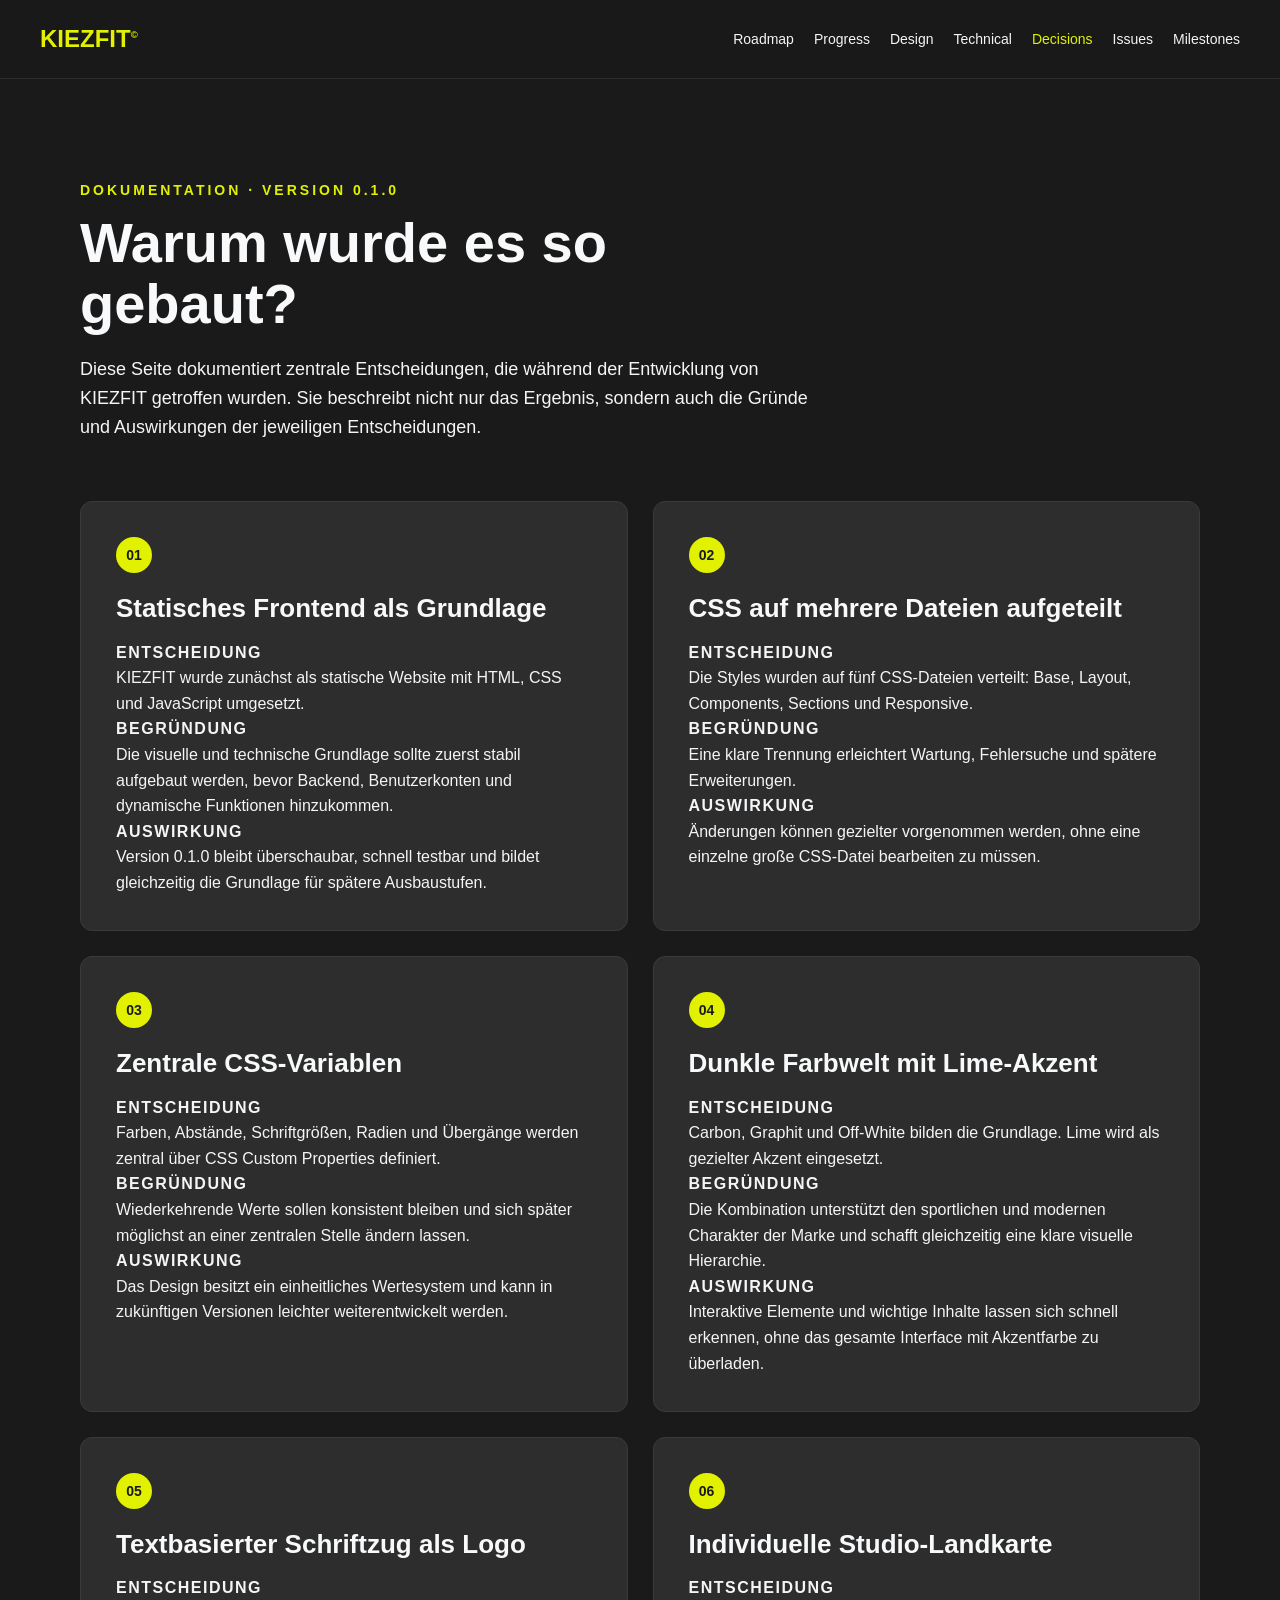
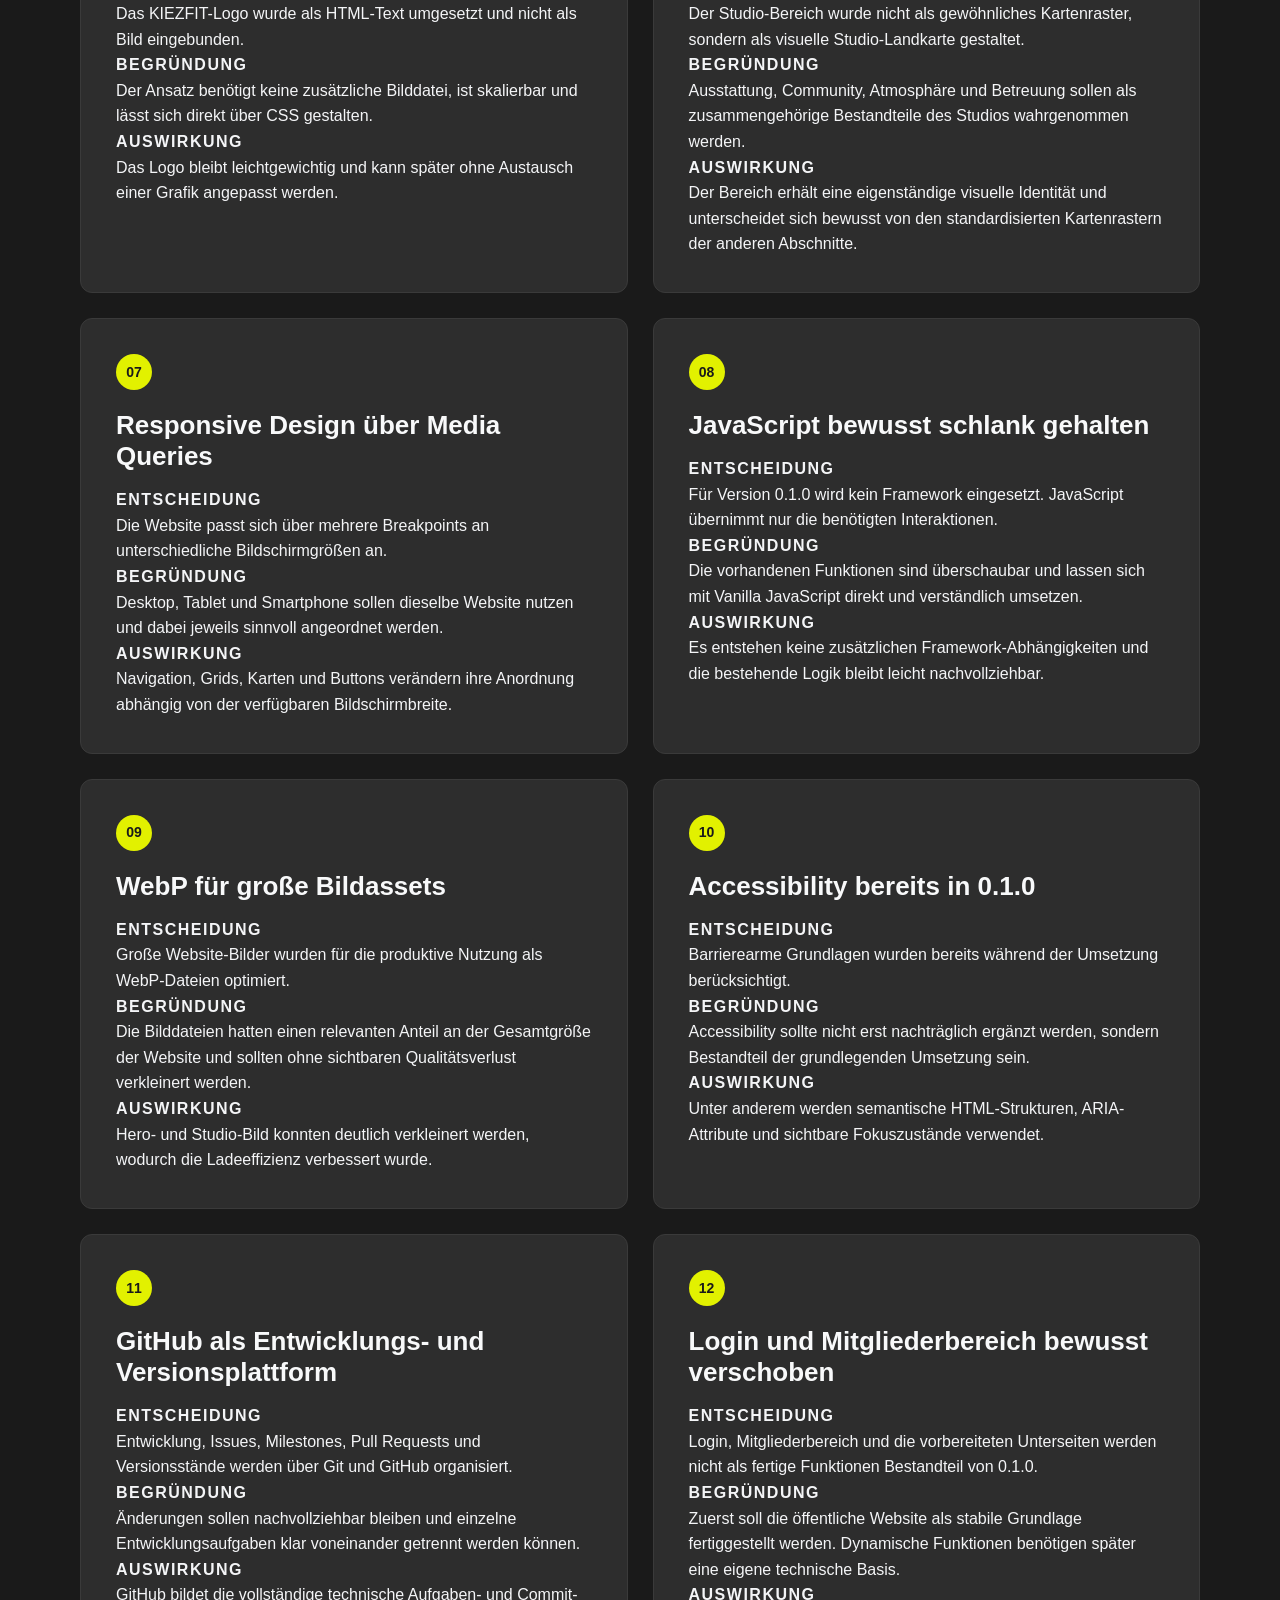
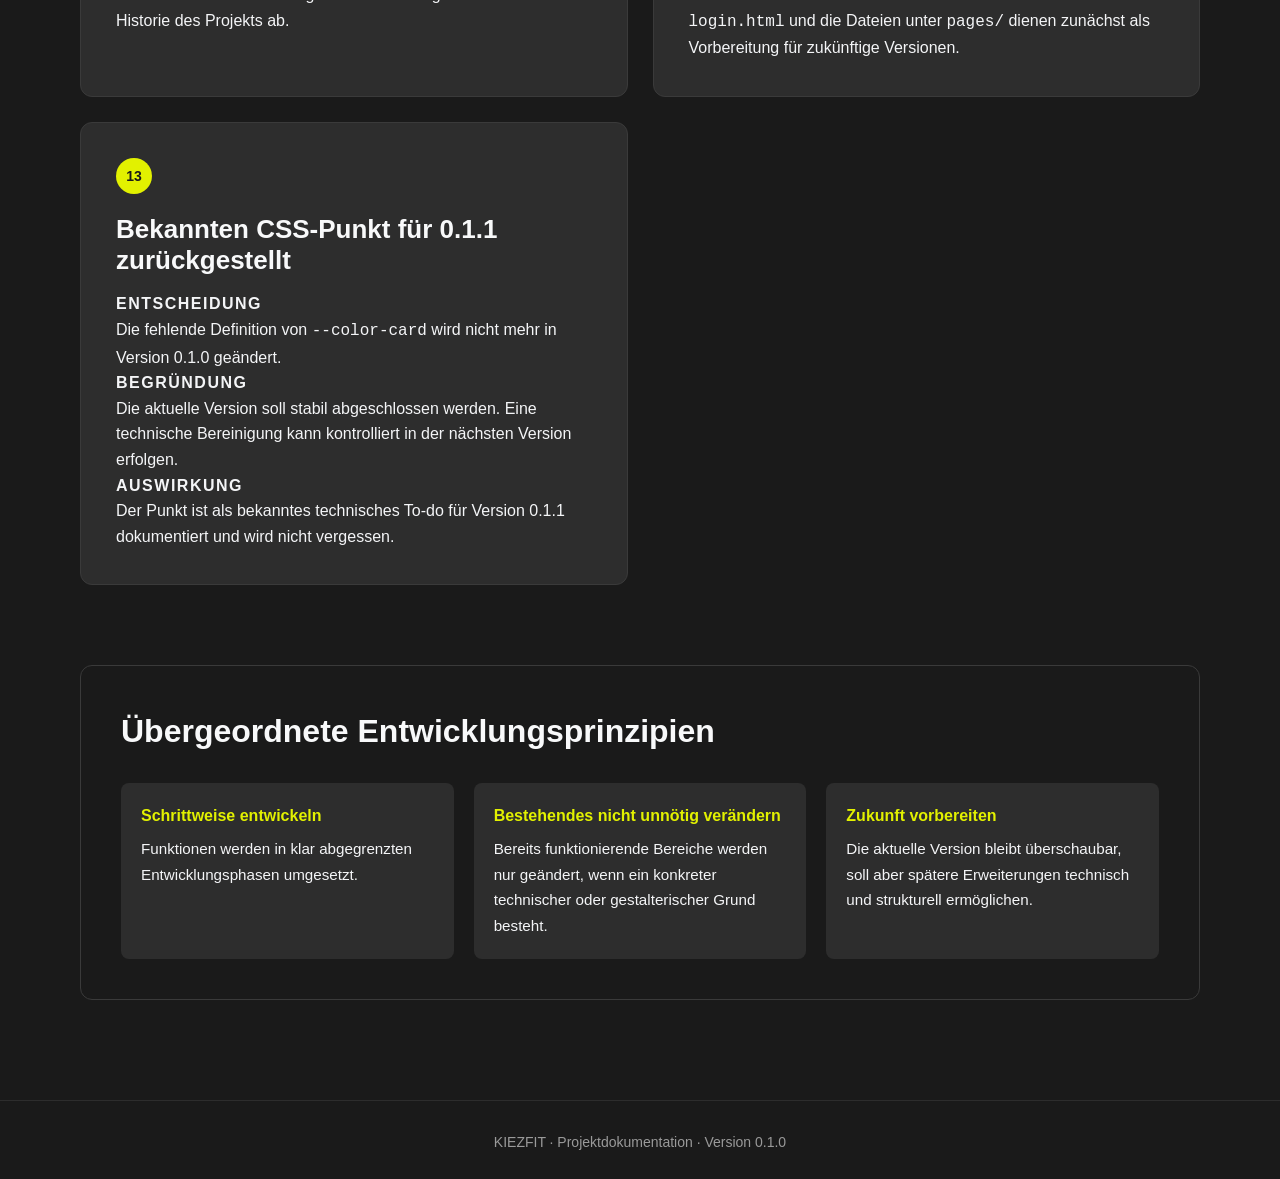
<file: doku/decisions.html>
<!DOCTYPE html>
<html lang="de">

<head>
    <meta charset="UTF-8">
    <meta name="viewport" content="width=device-width, initial-scale=1.0">

    <title>KIEZFIT - Decisions</title>

    <style>
        * {
            box-sizing: border-box;
        }

        html {
            scroll-behavior: smooth;
        }

        body {
            margin: 0;
            font-family: Arial, sans-serif;
            background-color: #1A1A1A;
            color: #F4F5F7;
            line-height: 1.6;
        }

        a {
            color: inherit;
            text-decoration: none;
        }

        header {
            position: sticky;
            top: 0;
            z-index: 1000;

            display: flex;
            align-items: center;
            justify-content: space-between;

            padding: 20px 40px;

            background-color: rgba(26, 26, 26, 0.95);
            border-bottom: 1px solid #2D2D2D;
            backdrop-filter: blur(8px);
        }

        .logo {
            color: #E2F100;
            font-size: 1.5rem;
            font-weight: 700;
        }

        .logo sub {
            font-size: 0.6rem;
            vertical-align: super;
        }

        nav {
            display: flex;
            flex-wrap: wrap;
            justify-content: flex-end;
            gap: 20px;
        }

        nav a {
            color: #F4F5F7;
            font-size: 0.875rem;
            transition: color 0.2s ease;
        }

        nav a:hover,
        nav a.active {
            color: #E2F100;
        }

        main {
            max-width: 1200px;
            margin: 0 auto;
            padding: 100px 40px;
        }

        .page-header {
            max-width: 750px;
            margin-bottom: 60px;
        }

        .eyebrow {
            margin: 0 0 10px;

            color: #E2F100;
            font-size: 0.875rem;
            font-weight: 700;
            letter-spacing: 3px;
            text-transform: uppercase;
        }

        h1 {
            margin: 0 0 20px;

            color: #F8F9FA;
            font-size: 3.5rem;
            line-height: 1.1;
        }

        .intro {
            margin: 0;

            color: #F4F5F7;
            font-size: 1.125rem;
        }

        .decisions {
            display: grid;
            grid-template-columns: repeat(2, 1fr);
            gap: 25px;
        }

        .decision {
            padding: 35px;

            background-color: #2D2D2D;
            border: 1px solid #3A3A3A;
            border-radius: 12px;

            transition:
                transform 0.25s ease,
                border-color 0.25s ease;
        }

        .decision:hover {
            transform: translateY(-4px);
            border-color: #E2F100;
        }

        .decision-number {
            display: inline-flex;
            align-items: center;
            justify-content: center;

            width: 36px;
            height: 36px;
            margin-bottom: 20px;

            background-color: #E2F100;
            color: #1A1A1A;

            border-radius: 50%;

            font-size: 0.875rem;
            font-weight: 700;
        }

        .decision h2 {
            margin: 0 0 15px;

            color: #F8F9FA;
            font-size: 1.625rem;
            line-height: 1.2;
        }

        .decision-label {
            margin: 20px 0 5px;

            color: #E2F100;
            font-size: 0.75rem;
            font-weight: 700;
            letter-spacing: 1.5px;
            text-transform: uppercase;
        }

        .decision p {
            margin: 0;

            color: #F4F5F7;
            font-size: 1rem;
        }

        .principles {
            margin-top: 80px;
            padding: 40px;

            background-color: #1A1A1A;
            border: 1px solid #3A3A3A;
            border-radius: 12px;
        }

        .principles h2 {
            margin: 0 0 25px;

            color: #F8F9FA;
            font-size: 2rem;
        }

        .principles-list {
            display: grid;
            grid-template-columns: repeat(3, 1fr);
            gap: 20px;
        }

        .principle {
            padding: 20px;

            background-color: #2D2D2D;
            border-radius: 8px;
        }

        .principle strong {
            display: block;
            margin-bottom: 8px;

            color: #E2F100;
        }

        .principle span {
            color: #F4F5F7;
            font-size: 0.95rem;
        }

        footer {
            padding: 30px 40px;

            border-top: 1px solid #2D2D2D;

            color: #9A9A9A;
            text-align: center;
            font-size: 0.875rem;
        }

        @media (max-width: 900px) {
            header {
                padding: 20px;
            }

            main {
                padding: 80px 30px;
            }

            .decisions {
                grid-template-columns: 1fr;
            }

            .principles-list {
                grid-template-columns: 1fr;
            }
        }

        @media (max-width: 700px) {
            header {
                position: relative;
                align-items: flex-start;
                flex-direction: column;
                gap: 15px;
            }

            nav {
                justify-content: flex-start;
                gap: 12px 18px;
            }

            h1 {
                font-size: 2.625rem;
            }

            main {
                padding: 60px 20px;
            }

            .decision,
            .principles {
                padding: 25px;
            }
        }

        @media (max-width: 450px) {
            h1 {
                font-size: 2.25rem;
            }

            nav {
                display: grid;
                grid-template-columns: repeat(2, 1fr);
                width: 100%;
            }
        }
    </style>
</head>

<body>

    <header>
        <a class="logo" href="../index.html">
            KIEZFIT<sub>&copy;</sub>
        </a>

        <nav aria-label="Dokumentationsnavigation">
            <a href="roadmap.html">Roadmap</a>
            <a href="progress.html">Progress</a>
            <a href="design.html">Design</a>
            <a href="technical.html">Technical</a>
            <a class="active" href="decisions.html">Decisions</a>
            <a href="issues.html">Issues</a>
            <a href="milestones.html">Milestones</a>
        </nav>
    </header>

    <main>

        <section class="page-header">
            <p class="eyebrow">Dokumentation · Version 0.1.0</p>

            <h1>Warum wurde es so gebaut?</h1>

            <p class="intro">
                Diese Seite dokumentiert zentrale Entscheidungen, die während
                der Entwicklung von KIEZFIT getroffen wurden. Sie beschreibt
                nicht nur das Ergebnis, sondern auch die Gründe und Auswirkungen
                der jeweiligen Entscheidungen.
            </p>
        </section>

        <section class="decisions">

            <article class="decision">
                <span class="decision-number">01</span>

                <h2>Statisches Frontend als Grundlage</h2>

                <p class="decision-label">Entscheidung</p>
                <p>
                    KIEZFIT wurde zunächst als statische Website mit HTML,
                    CSS und JavaScript umgesetzt.
                </p>

                <p class="decision-label">Begründung</p>
                <p>
                    Die visuelle und technische Grundlage sollte zuerst stabil
                    aufgebaut werden, bevor Backend, Benutzerkonten und
                    dynamische Funktionen hinzukommen.
                </p>

                <p class="decision-label">Auswirkung</p>
                <p>
                    Version 0.1.0 bleibt überschaubar, schnell testbar und
                    bildet gleichzeitig die Grundlage für spätere Ausbaustufen.
                </p>
            </article>

            <article class="decision">
                <span class="decision-number">02</span>

                <h2>CSS auf mehrere Dateien aufgeteilt</h2>

                <p class="decision-label">Entscheidung</p>
                <p>
                    Die Styles wurden auf fünf CSS-Dateien verteilt:
                    Base, Layout, Components, Sections und Responsive.
                </p>

                <p class="decision-label">Begründung</p>
                <p>
                    Eine klare Trennung erleichtert Wartung, Fehlersuche und
                    spätere Erweiterungen.
                </p>

                <p class="decision-label">Auswirkung</p>
                <p>
                    Änderungen können gezielter vorgenommen werden, ohne eine
                    einzelne große CSS-Datei bearbeiten zu müssen.
                </p>
            </article>

            <article class="decision">
                <span class="decision-number">03</span>

                <h2>Zentrale CSS-Variablen</h2>

                <p class="decision-label">Entscheidung</p>
                <p>
                    Farben, Abstände, Schriftgrößen, Radien und Übergänge
                    werden zentral über CSS Custom Properties definiert.
                </p>

                <p class="decision-label">Begründung</p>
                <p>
                    Wiederkehrende Werte sollen konsistent bleiben und sich
                    später möglichst an einer zentralen Stelle ändern lassen.
                </p>

                <p class="decision-label">Auswirkung</p>
                <p>
                    Das Design besitzt ein einheitliches Wertesystem und kann
                    in zukünftigen Versionen leichter weiterentwickelt werden.
                </p>
            </article>

            <article class="decision">
                <span class="decision-number">04</span>

                <h2>Dunkle Farbwelt mit Lime-Akzent</h2>

                <p class="decision-label">Entscheidung</p>
                <p>
                    Carbon, Graphit und Off-White bilden die Grundlage.
                    Lime wird als gezielter Akzent eingesetzt.
                </p>

                <p class="decision-label">Begründung</p>
                <p>
                    Die Kombination unterstützt den sportlichen und modernen
                    Charakter der Marke und schafft gleichzeitig eine klare
                    visuelle Hierarchie.
                </p>

                <p class="decision-label">Auswirkung</p>
                <p>
                    Interaktive Elemente und wichtige Inhalte lassen sich
                    schnell erkennen, ohne das gesamte Interface mit Akzentfarbe
                    zu überladen.
                </p>
            </article>

            <article class="decision">
                <span class="decision-number">05</span>

                <h2>Textbasierter Schriftzug als Logo</h2>

                <p class="decision-label">Entscheidung</p>
                <p>
                    Das KIEZFIT-Logo wurde als HTML-Text umgesetzt und nicht
                    als Bild eingebunden.
                </p>

                <p class="decision-label">Begründung</p>
                <p>
                    Der Ansatz benötigt keine zusätzliche Bilddatei, ist
                    skalierbar und lässt sich direkt über CSS gestalten.
                </p>

                <p class="decision-label">Auswirkung</p>
                <p>
                    Das Logo bleibt leichtgewichtig und kann später ohne
                    Austausch einer Grafik angepasst werden.
                </p>
            </article>

            <article class="decision">
                <span class="decision-number">06</span>

                <h2>Individuelle Studio-Landkarte</h2>

                <p class="decision-label">Entscheidung</p>
                <p>
                    Der Studio-Bereich wurde nicht als gewöhnliches Kartenraster,
                    sondern als visuelle Studio-Landkarte gestaltet.
                </p>

                <p class="decision-label">Begründung</p>
                <p>
                    Ausstattung, Community, Atmosphäre und Betreuung sollen
                    als zusammengehörige Bestandteile des Studios wahrgenommen
                    werden.
                </p>

                <p class="decision-label">Auswirkung</p>
                <p>
                    Der Bereich erhält eine eigenständige visuelle Identität
                    und unterscheidet sich bewusst von den standardisierten
                    Kartenrastern der anderen Abschnitte.
                </p>
            </article>

            <article class="decision">
                <span class="decision-number">07</span>

                <h2>Responsive Design über Media Queries</h2>

                <p class="decision-label">Entscheidung</p>
                <p>
                    Die Website passt sich über mehrere Breakpoints an
                    unterschiedliche Bildschirmgrößen an.
                </p>

                <p class="decision-label">Begründung</p>
                <p>
                    Desktop, Tablet und Smartphone sollen dieselbe Website
                    nutzen und dabei jeweils sinnvoll angeordnet werden.
                </p>

                <p class="decision-label">Auswirkung</p>
                <p>
                    Navigation, Grids, Karten und Buttons verändern ihre
                    Anordnung abhängig von der verfügbaren Bildschirmbreite.
                </p>
            </article>

            <article class="decision">
                <span class="decision-number">08</span>

                <h2>JavaScript bewusst schlank gehalten</h2>

                <p class="decision-label">Entscheidung</p>
                <p>
                    Für Version 0.1.0 wird kein Framework eingesetzt.
                    JavaScript übernimmt nur die benötigten Interaktionen.
                </p>

                <p class="decision-label">Begründung</p>
                <p>
                    Die vorhandenen Funktionen sind überschaubar und lassen
                    sich mit Vanilla JavaScript direkt und verständlich
                    umsetzen.
                </p>

                <p class="decision-label">Auswirkung</p>
                <p>
                    Es entstehen keine zusätzlichen Framework-Abhängigkeiten
                    und die bestehende Logik bleibt leicht nachvollziehbar.
                </p>
            </article>

            <article class="decision">
                <span class="decision-number">09</span>

                <h2>WebP für große Bildassets</h2>

                <p class="decision-label">Entscheidung</p>
                <p>
                    Große Website-Bilder wurden für die produktive Nutzung
                    als WebP-Dateien optimiert.
                </p>

                <p class="decision-label">Begründung</p>
                <p>
                    Die Bilddateien hatten einen relevanten Anteil an der
                    Gesamtgröße der Website und sollten ohne sichtbaren
                    Qualitätsverlust verkleinert werden.
                </p>

                <p class="decision-label">Auswirkung</p>
                <p>
                    Hero- und Studio-Bild konnten deutlich verkleinert werden,
                    wodurch die Ladeeffizienz verbessert wurde.
                </p>
            </article>

            <article class="decision">
                <span class="decision-number">10</span>

                <h2>Accessibility bereits in 0.1.0</h2>

                <p class="decision-label">Entscheidung</p>
                <p>
                    Barrierearme Grundlagen wurden bereits während der
                    Umsetzung berücksichtigt.
                </p>

                <p class="decision-label">Begründung</p>
                <p>
                    Accessibility sollte nicht erst nachträglich ergänzt
                    werden, sondern Bestandteil der grundlegenden Umsetzung sein.
                </p>

                <p class="decision-label">Auswirkung</p>
                <p>
                    Unter anderem werden semantische HTML-Strukturen,
                    ARIA-Attribute und sichtbare Fokuszustände verwendet.
                </p>
            </article>

            <article class="decision">
                <span class="decision-number">11</span>

                <h2>GitHub als Entwicklungs- und Versionsplattform</h2>

                <p class="decision-label">Entscheidung</p>
                <p>
                    Entwicklung, Issues, Milestones, Pull Requests und
                    Versionsstände werden über Git und GitHub organisiert.
                </p>

                <p class="decision-label">Begründung</p>
                <p>
                    Änderungen sollen nachvollziehbar bleiben und einzelne
                    Entwicklungsaufgaben klar voneinander getrennt werden können.
                </p>

                <p class="decision-label">Auswirkung</p>
                <p>
                    GitHub bildet die vollständige technische Aufgaben- und
                    Commit-Historie des Projekts ab.
                </p>
            </article>

            <article class="decision">
                <span class="decision-number">12</span>

                <h2>Login und Mitgliederbereich bewusst verschoben</h2>

                <p class="decision-label">Entscheidung</p>
                <p>
                    Login, Mitgliederbereich und die vorbereiteten Unterseiten
                    werden nicht als fertige Funktionen Bestandteil von 0.1.0.
                </p>

                <p class="decision-label">Begründung</p>
                <p>
                    Zuerst soll die öffentliche Website als stabile Grundlage
                    fertiggestellt werden. Dynamische Funktionen benötigen
                    später eine eigene technische Basis.
                </p>

                <p class="decision-label">Auswirkung</p>
                <p>
                    <code>login.html</code> und die Dateien unter
                    <code>pages/</code> dienen zunächst als Vorbereitung für
                    zukünftige Versionen.
                </p>
            </article>

            <article class="decision">
                <span class="decision-number">13</span>

                <h2>Bekannten CSS-Punkt für 0.1.1 zurückgestellt</h2>

                <p class="decision-label">Entscheidung</p>
                <p>
                    Die fehlende Definition von
                    <code>--color-card</code> wird nicht mehr in Version 0.1.0
                    geändert.
                </p>

                <p class="decision-label">Begründung</p>
                <p>
                    Die aktuelle Version soll stabil abgeschlossen werden.
                    Eine technische Bereinigung kann kontrolliert in der
                    nächsten Version erfolgen.
                </p>

                <p class="decision-label">Auswirkung</p>
                <p>
                    Der Punkt ist als bekanntes technisches To-do für
                    Version 0.1.1 dokumentiert und wird nicht vergessen.
                </p>
            </article>

        </section>

        <section class="principles">

            <h2>Übergeordnete Entwicklungsprinzipien</h2>

            <div class="principles-list">

                <div class="principle">
                    <strong>Schrittweise entwickeln</strong>
                    <span>
                        Funktionen werden in klar abgegrenzten Entwicklungsphasen
                        umgesetzt.
                    </span>
                </div>

                <div class="principle">
                    <strong>Bestehendes nicht unnötig verändern</strong>
                    <span>
                        Bereits funktionierende Bereiche werden nur geändert,
                        wenn ein konkreter technischer oder gestalterischer
                        Grund besteht.
                    </span>
                </div>

                <div class="principle">
                    <strong>Zukunft vorbereiten</strong>
                    <span>
                        Die aktuelle Version bleibt überschaubar, soll aber
                        spätere Erweiterungen technisch und strukturell ermöglichen.
                    </span>
                </div>

            </div>

        </section>

    </main>

    <footer>
        KIEZFIT · Projektdokumentation · Version 0.1.0
    </footer>

</body>

</html>
</file>
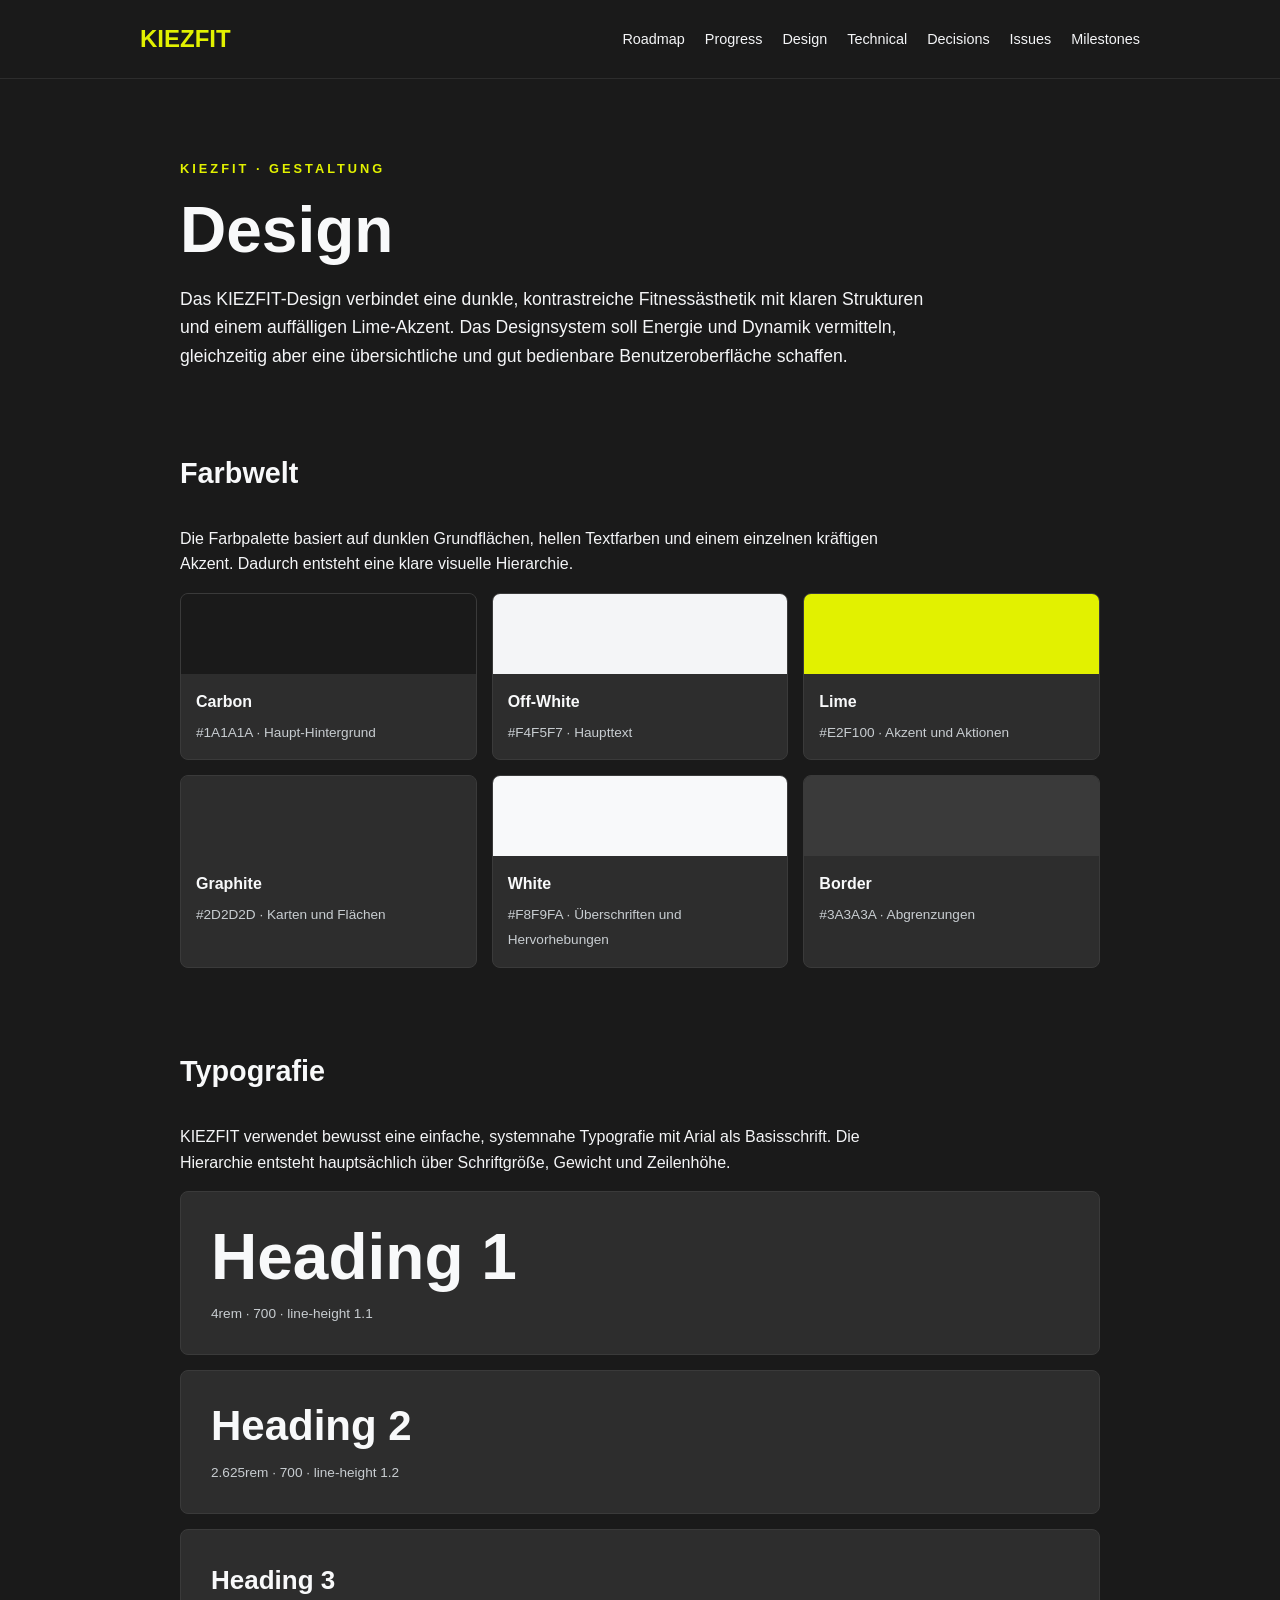
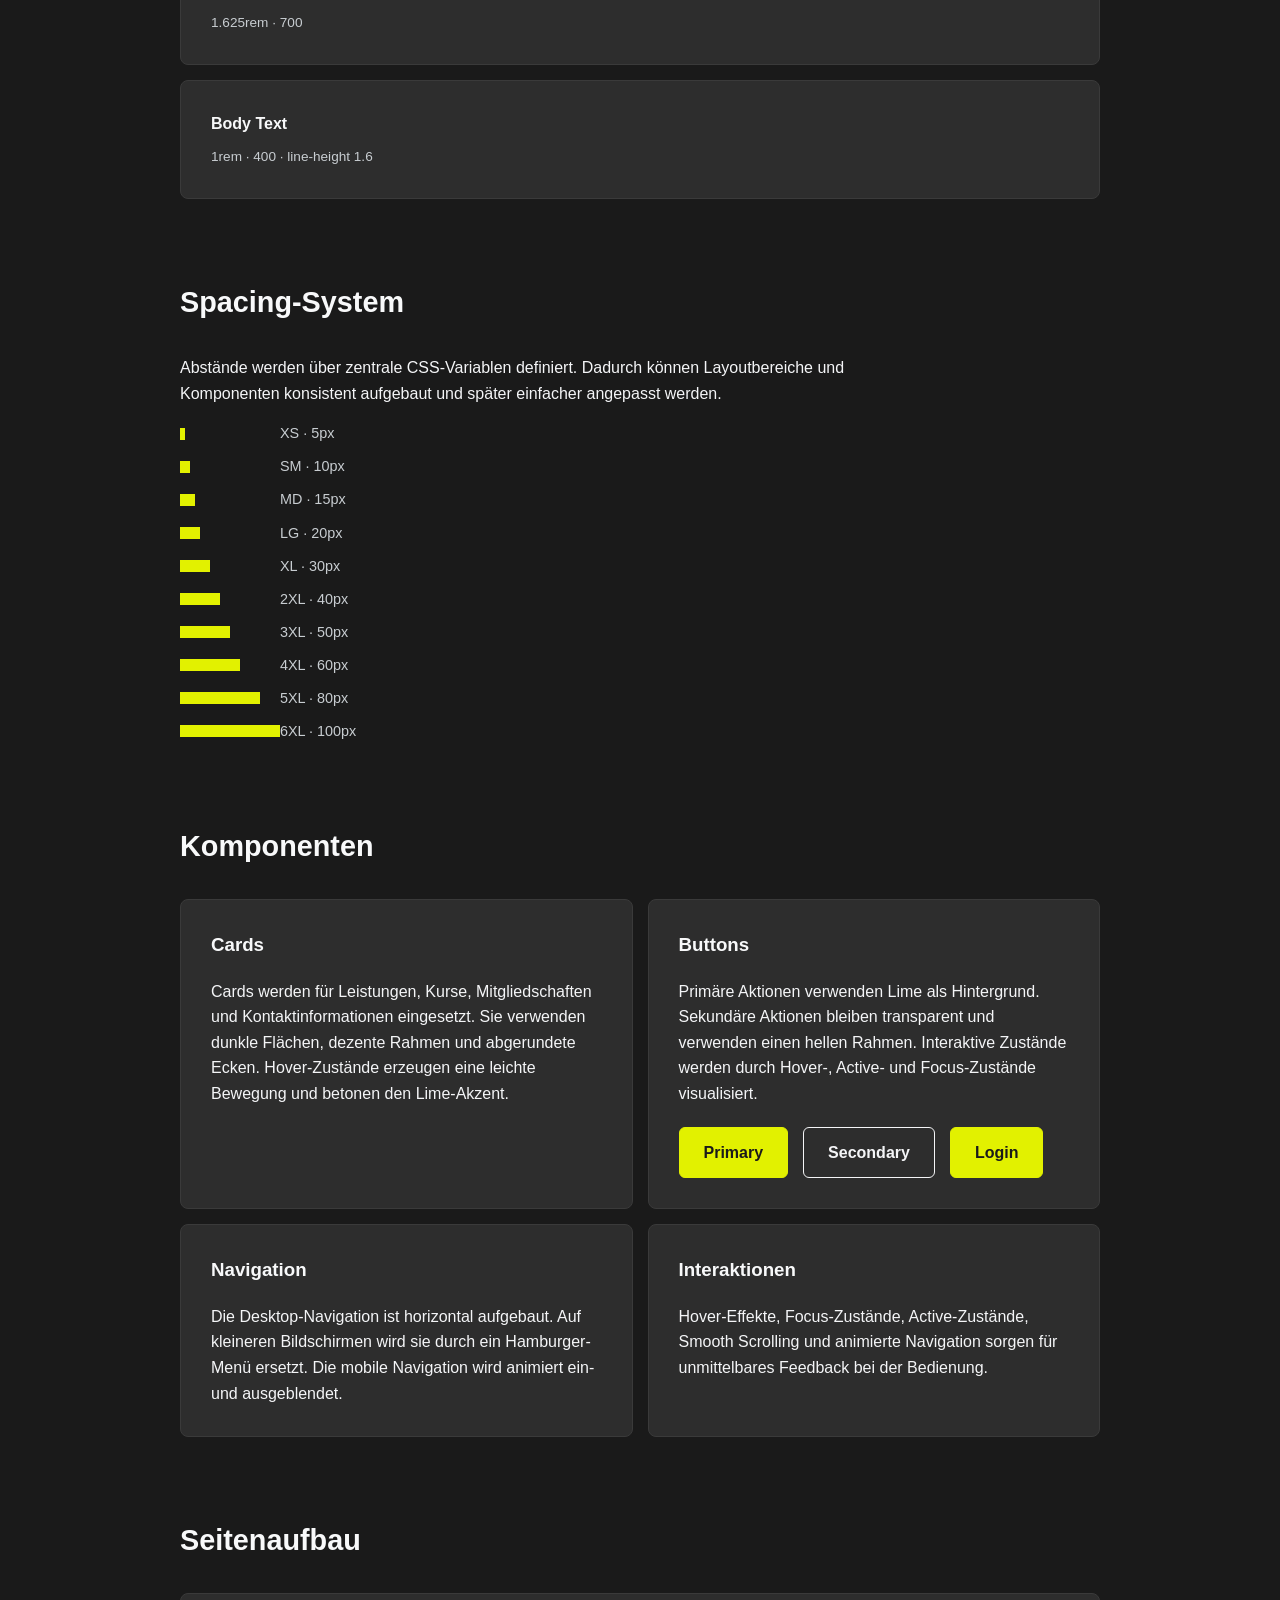
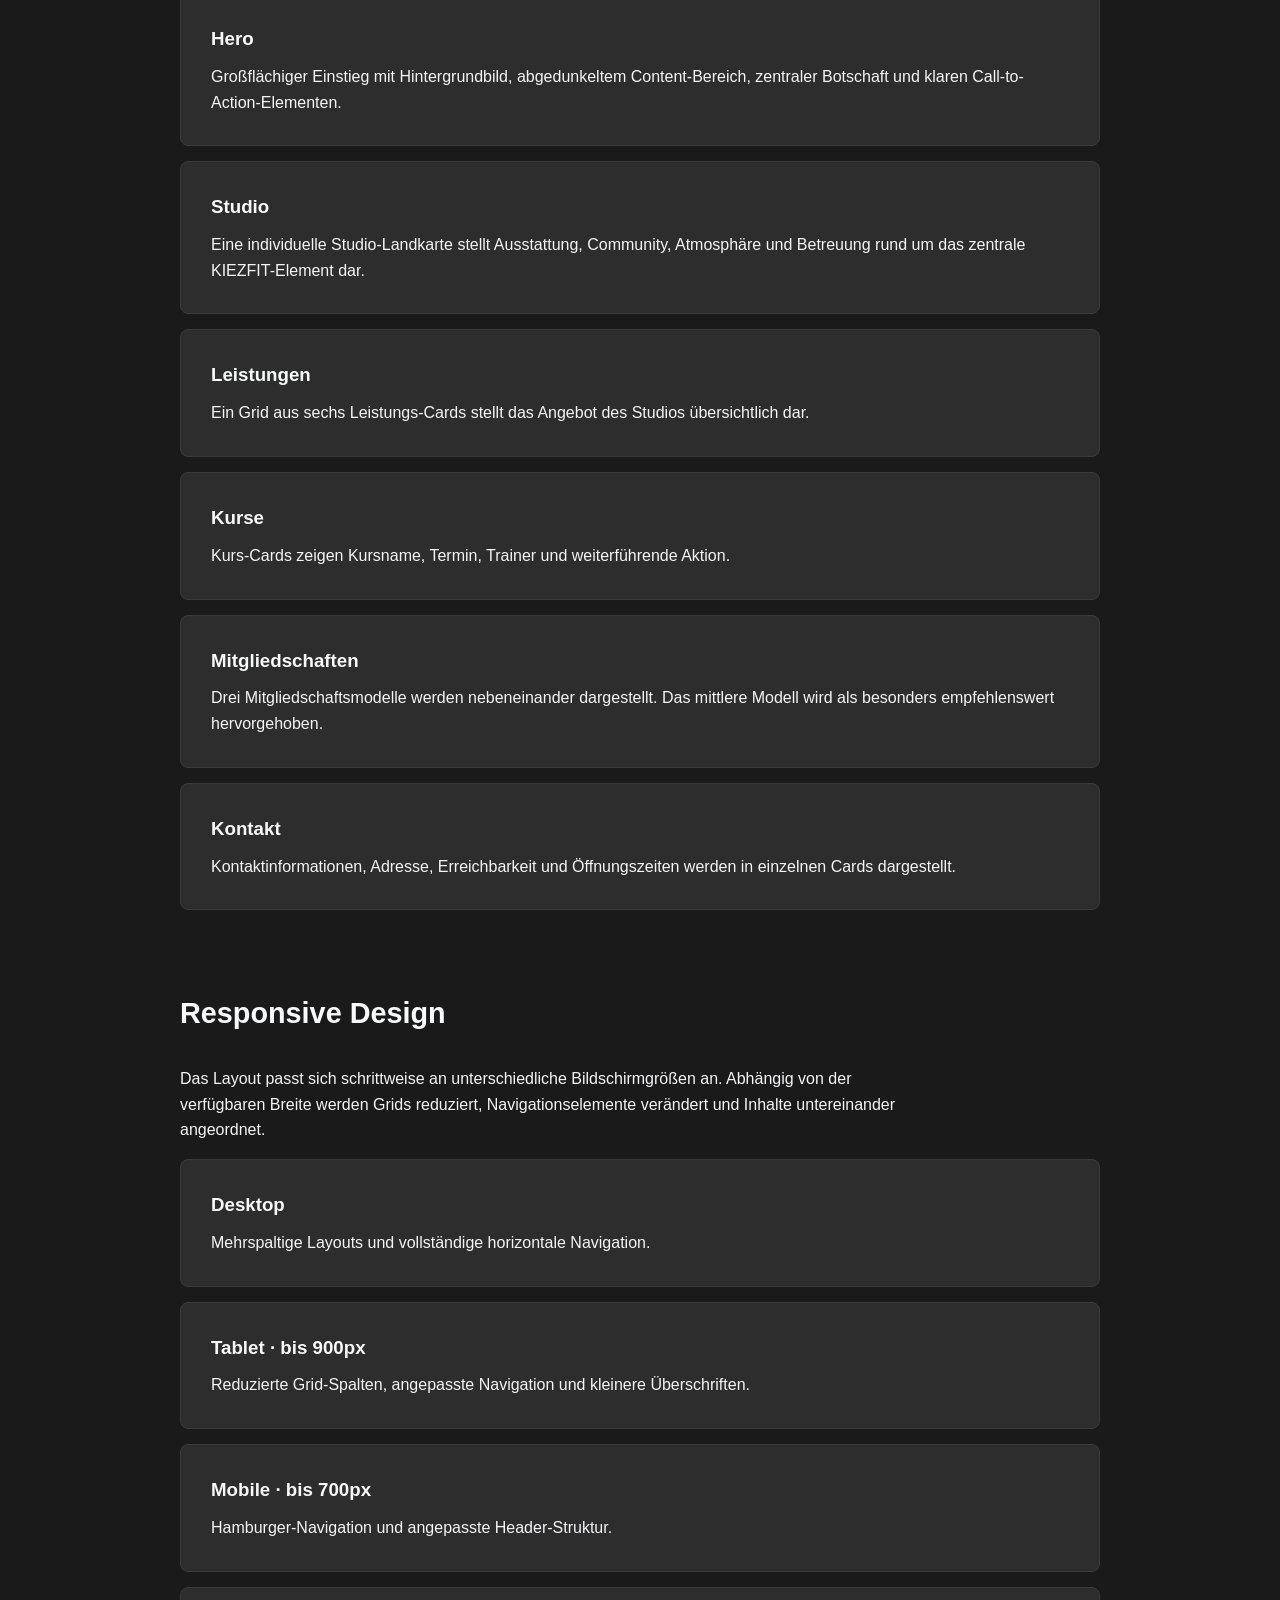
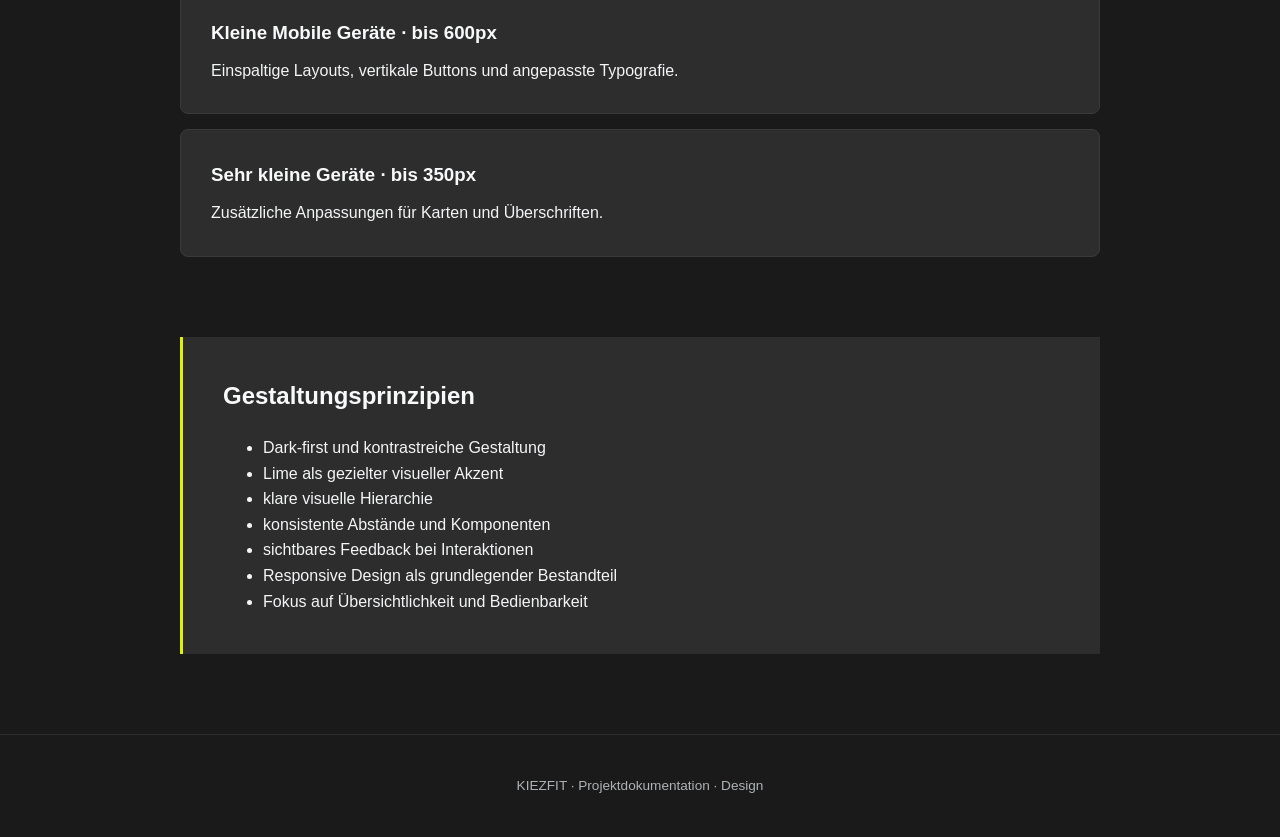
<file: doku/design.html>
<!DOCTYPE html>

<html lang="de">

<head>
    <meta charset="UTF-8">
    <meta name="viewport" content="width=device-width, initial-scale=1.0">

<title>KIEZFIT – Design</title>

<style>
    :root {
        --color-carbon: #1A1A1A;
        --color-off-white: #F4F5F7;
        --color-lime: #E2F100;
        --color-graphite: #2D2D2D;
        --color-white: #F8F9FA;
        --color-border: #3A3A3A;

        --content-width: 1000px;

        --space-sm: 10px;
        --space-md: 15px;
        --space-lg: 20px;
        --space-xl: 30px;
        --space-2xl: 40px;
        --space-3xl: 50px;
        --space-4xl: 60px;
        --space-5xl: 80px;
        --space-6xl: 100px;
    }

    * {
        box-sizing: border-box;
    }

    html {
        scroll-behavior: smooth;
    }

    body {
        margin: 0;

        font-family: Arial, sans-serif;
        line-height: 1.6;

        background-color: var(--color-carbon);
        color: var(--color-off-white);
    }

    a {
        color: var(--color-lime);
        text-decoration: none;
    }

    a:hover {
        text-decoration: underline;
    }

    header {
        padding: var(--space-lg) var(--space-2xl);
        border-bottom: 1px solid var(--color-graphite);
    }

    .header-content {
        max-width: var(--content-width);
        margin: 0 auto;

        display: flex;
        align-items: center;
        justify-content: space-between;

        gap: var(--space-xl);
    }

    .logo {
        color: var(--color-lime);
        font-size: 1.5rem;
        font-weight: 700;
    }

    nav {
        display: flex;
        flex-wrap: wrap;
        gap: var(--space-lg);
    }

    nav a {
        color: var(--color-off-white);
        font-size: 0.9rem;
    }

    nav a:hover {
        color: var(--color-lime);
    }

    main {
        max-width: var(--content-width);
        margin: 0 auto;
        padding: var(--space-5xl) var(--space-2xl);
    }

    .page-header {
        margin-bottom: var(--space-5xl);
    }

    .page-label {
        margin: 0 0 var(--space-md);

        color: var(--color-lime);
        font-size: 0.8rem;
        font-weight: 700;
        letter-spacing: 3px;
        text-transform: uppercase;
    }

    h1 {
        margin: 0 0 var(--space-lg);

        color: var(--color-white);
        font-size: clamp(2.5rem, 6vw, 4rem);
        line-height: 1.1;
    }

    .intro {
        max-width: 750px;
        margin: 0;
        font-size: 1.1rem;
    }

    .design-section {
        margin-bottom: var(--space-5xl);
    }

    .design-section:last-child {
        margin-bottom: 0;
    }

    .design-section h2 {
        margin: 0 0 var(--space-xl);

        color: var(--color-white);
        font-size: 1.8rem;
    }

    .design-section > p {
        max-width: 750px;
        margin-top: 0;
    }

    .color-grid {
        display: grid;
        grid-template-columns: repeat(3, 1fr);
        gap: var(--space-md);
    }

    .color-card {
        overflow: hidden;

        background-color: var(--color-graphite);
        border: 1px solid var(--color-border);
        border-radius: 8px;
    }

    .color-preview {
        height: 80px;
    }

    .color-carbon {
        background-color: #1A1A1A;
    }

    .color-off-white {
        background-color: #F4F5F7;
    }

    .color-lime {
        background-color: #E2F100;
    }

    .color-graphite {
        background-color: #2D2D2D;
    }

    .color-white {
        background-color: #F8F9FA;
    }

    .color-border {
        background-color: #3A3A3A;
    }

    .color-info {
        padding: var(--space-md);
    }

    .color-info strong {
        display: block;
        margin-bottom: 4px;
        color: var(--color-white);
    }

    .color-info span {
        color: #C8CDD1;
        font-size: 0.85rem;
    }

    .type-list {
        display: grid;
        gap: var(--space-md);
    }

    .type-item {
        padding: var(--space-xl);

        background-color: var(--color-graphite);
        border: 1px solid var(--color-border);
        border-radius: 8px;
    }

    .type-item h3 {
        margin: 0 0 var(--space-sm);
        color: var(--color-white);
    }

    .type-h1 {
        font-size: 4rem;
        line-height: 1.1;
    }

    .type-h2 {
        font-size: 2.625rem;
        line-height: 1.2;
    }

    .type-h3 {
        font-size: 1.625rem;
    }

    .type-body {
        font-size: 1rem;
        line-height: 1.6;
    }

    .type-meta {
        margin: 0;
        color: #C8CDD1;
        font-size: 0.85rem;
    }

    .spacing-list {
        display: grid;
        gap: var(--space-sm);
    }

    .spacing-item {
        display: grid;
        grid-template-columns: 80px 1fr;
        align-items: center;
        gap: var(--space-lg);
    }

    .spacing-bar {
        height: 12px;
        background-color: var(--color-lime);
    }

    .spacing-label {
        color: #C8CDD1;
        font-size: 0.9rem;
    }

    .component-grid {
        display: grid;
        grid-template-columns: repeat(2, 1fr);
        gap: var(--space-md);
    }

    .component-card {
        padding: var(--space-xl);

        background-color: var(--color-graphite);
        border: 1px solid var(--color-border);
        border-radius: 8px;
    }

    .component-card h3 {
        margin-top: 0;
        color: var(--color-white);
    }

    .component-card p {
        margin-bottom: 0;
    }

    .button-demo {
        display: flex;
        flex-wrap: wrap;
        gap: var(--space-md);
        margin-top: var(--space-lg);
    }

    .demo-button {
        display: inline-block;
        padding: 12px 24px;

        border: 1px solid var(--color-off-white);
        border-radius: 6px;

        color: var(--color-off-white);
        font-weight: 700;
    }

    .demo-button.primary {
        background-color: var(--color-lime);
        border-color: var(--color-lime);
        color: var(--color-carbon);
    }

    .demo-button.secondary {
        background-color: transparent;
    }

    .demo-button.login {
        background-color: var(--color-lime);
        border-color: var(--color-lime);
        color: var(--color-carbon);
    }

    .section-list {
        display: grid;
        gap: var(--space-md);
    }

    .section-item {
        padding: var(--space-xl);

        background-color: var(--color-graphite);
        border: 1px solid var(--color-border);
        border-radius: 8px;
    }

    .section-item h3 {
        margin: 0 0 var(--space-sm);
        color: var(--color-white);
    }

    .section-item p {
        margin: 0;
    }

    .principles {
        padding: var(--space-2xl);

        background-color: var(--color-graphite);
        border-left: 3px solid var(--color-lime);
    }

    .principles h2 {
        margin-top: 0;
        color: var(--color-white);
    }

    .principles ul {
        margin-bottom: 0;
    }

    footer {
        padding: var(--space-2xl);

        border-top: 1px solid var(--color-graphite);

        text-align: center;

        color: #AEB3B7;
        font-size: 0.85rem;
    }

    @media (max-width: 700px) {
        header {
            padding: var(--space-lg) var(--space-md);
        }

        .header-content {
            align-items: flex-start;
            flex-direction: column;
        }

        nav {
            gap: var(--space-md);
        }

        main {
            padding: var(--space-4xl) var(--space-lg);
        }

        .color-grid,
        .component-grid {
            grid-template-columns: 1fr;
        }

        .spacing-item {
            grid-template-columns: 60px 1fr;
        }
    }

    @media (max-width: 450px) {
        main {
            padding: var(--space-3xl) var(--space-md);
        }

        .type-h1 {
            font-size: 2.5rem;
        }
    }
</style>

</head>

<body>

<header>
    <div class="header-content">

        <a class="logo" href="../index.html">
            KIEZFIT
        </a>

        <nav aria-label="Dokumentationsnavigation">
            <a href="roadmap.html">Roadmap</a>
            <a href="progress.html">Progress</a>
            <a href="design.html">Design</a>
            <a href="technical.html">Technical</a>
            <a href="decisions.html">Decisions</a>
            <a href="issues.html">Issues</a>
            <a href="milestones.html">Milestones</a>
        </nav>

    </div>
</header>

<main>

    <section class="page-header">

        <p class="page-label">KIEZFIT · Gestaltung</p>

        <h1>Design</h1>

        <p class="intro">
            Das KIEZFIT-Design verbindet eine dunkle, kontrastreiche
            Fitnessästhetik mit klaren Strukturen und einem auffälligen
            Lime-Akzent. Das Designsystem soll Energie und Dynamik vermitteln,
            gleichzeitig aber eine übersichtliche und gut bedienbare
            Benutzeroberfläche schaffen.
        </p>

    </section>

    <section class="design-section">

        <h2>Farbwelt</h2>

        <p>
            Die Farbpalette basiert auf dunklen Grundflächen, hellen
            Textfarben und einem einzelnen kräftigen Akzent. Dadurch entsteht
            eine klare visuelle Hierarchie.
        </p>

        <div class="color-grid">

            <article class="color-card">
                <div class="color-preview color-carbon"></div>
                <div class="color-info">
                    <strong>Carbon</strong>
                    <span>#1A1A1A · Haupt-Hintergrund</span>
                </div>
            </article>

            <article class="color-card">
                <div class="color-preview color-off-white"></div>
                <div class="color-info">
                    <strong>Off-White</strong>
                    <span>#F4F5F7 · Haupttext</span>
                </div>
            </article>

            <article class="color-card">
                <div class="color-preview color-lime"></div>
                <div class="color-info">
                    <strong>Lime</strong>
                    <span>#E2F100 · Akzent und Aktionen</span>
                </div>
            </article>

            <article class="color-card">
                <div class="color-preview color-graphite"></div>
                <div class="color-info">
                    <strong>Graphite</strong>
                    <span>#2D2D2D · Karten und Flächen</span>
                </div>
            </article>

            <article class="color-card">
                <div class="color-preview color-white"></div>
                <div class="color-info">
                    <strong>White</strong>
                    <span>#F8F9FA · Überschriften und Hervorhebungen</span>
                </div>
            </article>

            <article class="color-card">
                <div class="color-preview color-border"></div>
                <div class="color-info">
                    <strong>Border</strong>
                    <span>#3A3A3A · Abgrenzungen</span>
                </div>
            </article>

        </div>

    </section>

    <section class="design-section">

        <h2>Typografie</h2>

        <p>
            KIEZFIT verwendet bewusst eine einfache, systemnahe
            Typografie mit Arial als Basisschrift. Die Hierarchie entsteht
            hauptsächlich über Schriftgröße, Gewicht und Zeilenhöhe.
        </p>

        <div class="type-list">

            <article class="type-item">
                <h3 class="type-h1">Heading 1</h3>
                <p class="type-meta">4rem · 700 · line-height 1.1</p>
            </article>

            <article class="type-item">
                <h3 class="type-h2">Heading 2</h3>
                <p class="type-meta">2.625rem · 700 · line-height 1.2</p>
            </article>

            <article class="type-item">
                <h3 class="type-h3">Heading 3</h3>
                <p class="type-meta">1.625rem · 700</p>
            </article>

            <article class="type-item">
                <h3 class="type-body">Body Text</h3>
                <p class="type-meta">1rem · 400 · line-height 1.6</p>
            </article>

        </div>

    </section>

    <section class="design-section">

        <h2>Spacing-System</h2>

        <p>
            Abstände werden über zentrale CSS-Variablen definiert. Dadurch
            können Layoutbereiche und Komponenten konsistent aufgebaut und
            später einfacher angepasst werden.
        </p>

        <div class="spacing-list">

            <div class="spacing-item">
                <div class="spacing-bar" style="width: 5px;"></div>
                <span class="spacing-label">XS · 5px</span>
            </div>

            <div class="spacing-item">
                <div class="spacing-bar" style="width: 10px;"></div>
                <span class="spacing-label">SM · 10px</span>
            </div>

            <div class="spacing-item">
                <div class="spacing-bar" style="width: 15px;"></div>
                <span class="spacing-label">MD · 15px</span>
            </div>

            <div class="spacing-item">
                <div class="spacing-bar" style="width: 20px;"></div>
                <span class="spacing-label">LG · 20px</span>
            </div>

            <div class="spacing-item">
                <div class="spacing-bar" style="width: 30px;"></div>
                <span class="spacing-label">XL · 30px</span>
            </div>

            <div class="spacing-item">
                <div class="spacing-bar" style="width: 40px;"></div>
                <span class="spacing-label">2XL · 40px</span>
            </div>

            <div class="spacing-item">
                <div class="spacing-bar" style="width: 50px;"></div>
                <span class="spacing-label">3XL · 50px</span>
            </div>

            <div class="spacing-item">
                <div class="spacing-bar" style="width: 60px;"></div>
                <span class="spacing-label">4XL · 60px</span>
            </div>

            <div class="spacing-item">
                <div class="spacing-bar" style="width: 80px;"></div>
                <span class="spacing-label">5XL · 80px</span>
            </div>

            <div class="spacing-item">
                <div class="spacing-bar" style="width: 100px;"></div>
                <span class="spacing-label">6XL · 100px</span>
            </div>

        </div>

    </section>

    <section class="design-section">

        <h2>Komponenten</h2>

        <div class="component-grid">

            <article class="component-card">

                <h3>Cards</h3>

                <p>
                    Cards werden für Leistungen, Kurse, Mitgliedschaften
                    und Kontaktinformationen eingesetzt. Sie verwenden
                    dunkle Flächen, dezente Rahmen und abgerundete Ecken.
                    Hover-Zustände erzeugen eine leichte Bewegung und
                    betonen den Lime-Akzent.
                </p>

            </article>

            <article class="component-card">

                <h3>Buttons</h3>

                <p>
                    Primäre Aktionen verwenden Lime als Hintergrund.
                    Sekundäre Aktionen bleiben transparent und verwenden
                    einen hellen Rahmen. Interaktive Zustände werden durch
                    Hover-, Active- und Focus-Zustände visualisiert.
                </p>

                <div class="button-demo">
                    <span class="demo-button primary">Primary</span>
                    <span class="demo-button secondary">Secondary</span>
                    <span class="demo-button login">Login</span>
                </div>

            </article>

            <article class="component-card">

                <h3>Navigation</h3>

                <p>
                    Die Desktop-Navigation ist horizontal aufgebaut.
                    Auf kleineren Bildschirmen wird sie durch ein
                    Hamburger-Menü ersetzt. Die mobile Navigation wird
                    animiert ein- und ausgeblendet.
                </p>

            </article>

            <article class="component-card">

                <h3>Interaktionen</h3>

                <p>
                    Hover-Effekte, Focus-Zustände, Active-Zustände,
                    Smooth Scrolling und animierte Navigation sorgen für
                    unmittelbares Feedback bei der Bedienung.
                </p>

            </article>

        </div>

    </section>

    <section class="design-section">

        <h2>Seitenaufbau</h2>

        <div class="section-list">

            <article class="section-item">
                <h3>Hero</h3>
                <p>
                    Großflächiger Einstieg mit Hintergrundbild,
                    abgedunkeltem Content-Bereich, zentraler Botschaft
                    und klaren Call-to-Action-Elementen.
                </p>
            </article>

            <article class="section-item">
                <h3>Studio</h3>
                <p>
                    Eine individuelle Studio-Landkarte stellt Ausstattung,
                    Community, Atmosphäre und Betreuung rund um das
                    zentrale KIEZFIT-Element dar.
                </p>
            </article>

            <article class="section-item">
                <h3>Leistungen</h3>
                <p>
                    Ein Grid aus sechs Leistungs-Cards stellt das
                    Angebot des Studios übersichtlich dar.
                </p>
            </article>

            <article class="section-item">
                <h3>Kurse</h3>
                <p>
                    Kurs-Cards zeigen Kursname, Termin, Trainer und
                    weiterführende Aktion.
                </p>
            </article>

            <article class="section-item">
                <h3>Mitgliedschaften</h3>
                <p>
                    Drei Mitgliedschaftsmodelle werden nebeneinander
                    dargestellt. Das mittlere Modell wird als besonders
                    empfehlenswert hervorgehoben.
                </p>
            </article>

            <article class="section-item">
                <h3>Kontakt</h3>
                <p>
                    Kontaktinformationen, Adresse, Erreichbarkeit und
                    Öffnungszeiten werden in einzelnen Cards dargestellt.
                </p>
            </article>

        </div>

    </section>

    <section class="design-section">

        <h2>Responsive Design</h2>

        <p>
            Das Layout passt sich schrittweise an unterschiedliche
            Bildschirmgrößen an. Abhängig von der verfügbaren Breite
            werden Grids reduziert, Navigationselemente verändert und
            Inhalte untereinander angeordnet.
        </p>

        <div class="section-list">

            <article class="section-item">
                <h3>Desktop</h3>
                <p>
                    Mehrspaltige Layouts und vollständige horizontale
                    Navigation.
                </p>
            </article>

            <article class="section-item">
                <h3>Tablet · bis 900px</h3>
                <p>
                    Reduzierte Grid-Spalten, angepasste Navigation und
                    kleinere Überschriften.
                </p>
            </article>

            <article class="section-item">
                <h3>Mobile · bis 700px</h3>
                <p>
                    Hamburger-Navigation und angepasste Header-Struktur.
                </p>
            </article>

            <article class="section-item">
                <h3>Kleine Mobile Geräte · bis 600px</h3>
                <p>
                    Einspaltige Layouts, vertikale Buttons und
                    angepasste Typografie.
                </p>
            </article>

            <article class="section-item">
                <h3>Sehr kleine Geräte · bis 350px</h3>
                <p>
                    Zusätzliche Anpassungen für Karten und Überschriften.
                </p>
            </article>

        </div>

    </section>

    <section class="principles">

        <h2>Gestaltungsprinzipien</h2>

        <ul>
            <li>Dark-first und kontrastreiche Gestaltung</li>
            <li>Lime als gezielter visueller Akzent</li>
            <li>klare visuelle Hierarchie</li>
            <li>konsistente Abstände und Komponenten</li>
            <li>sichtbares Feedback bei Interaktionen</li>
            <li>Responsive Design als grundlegender Bestandteil</li>
            <li>Fokus auf Übersichtlichkeit und Bedienbarkeit</li>
        </ul>

    </section>

</main>

<footer>
    KIEZFIT · Projektdokumentation · Design
</footer>

</body>

</html>
</file>
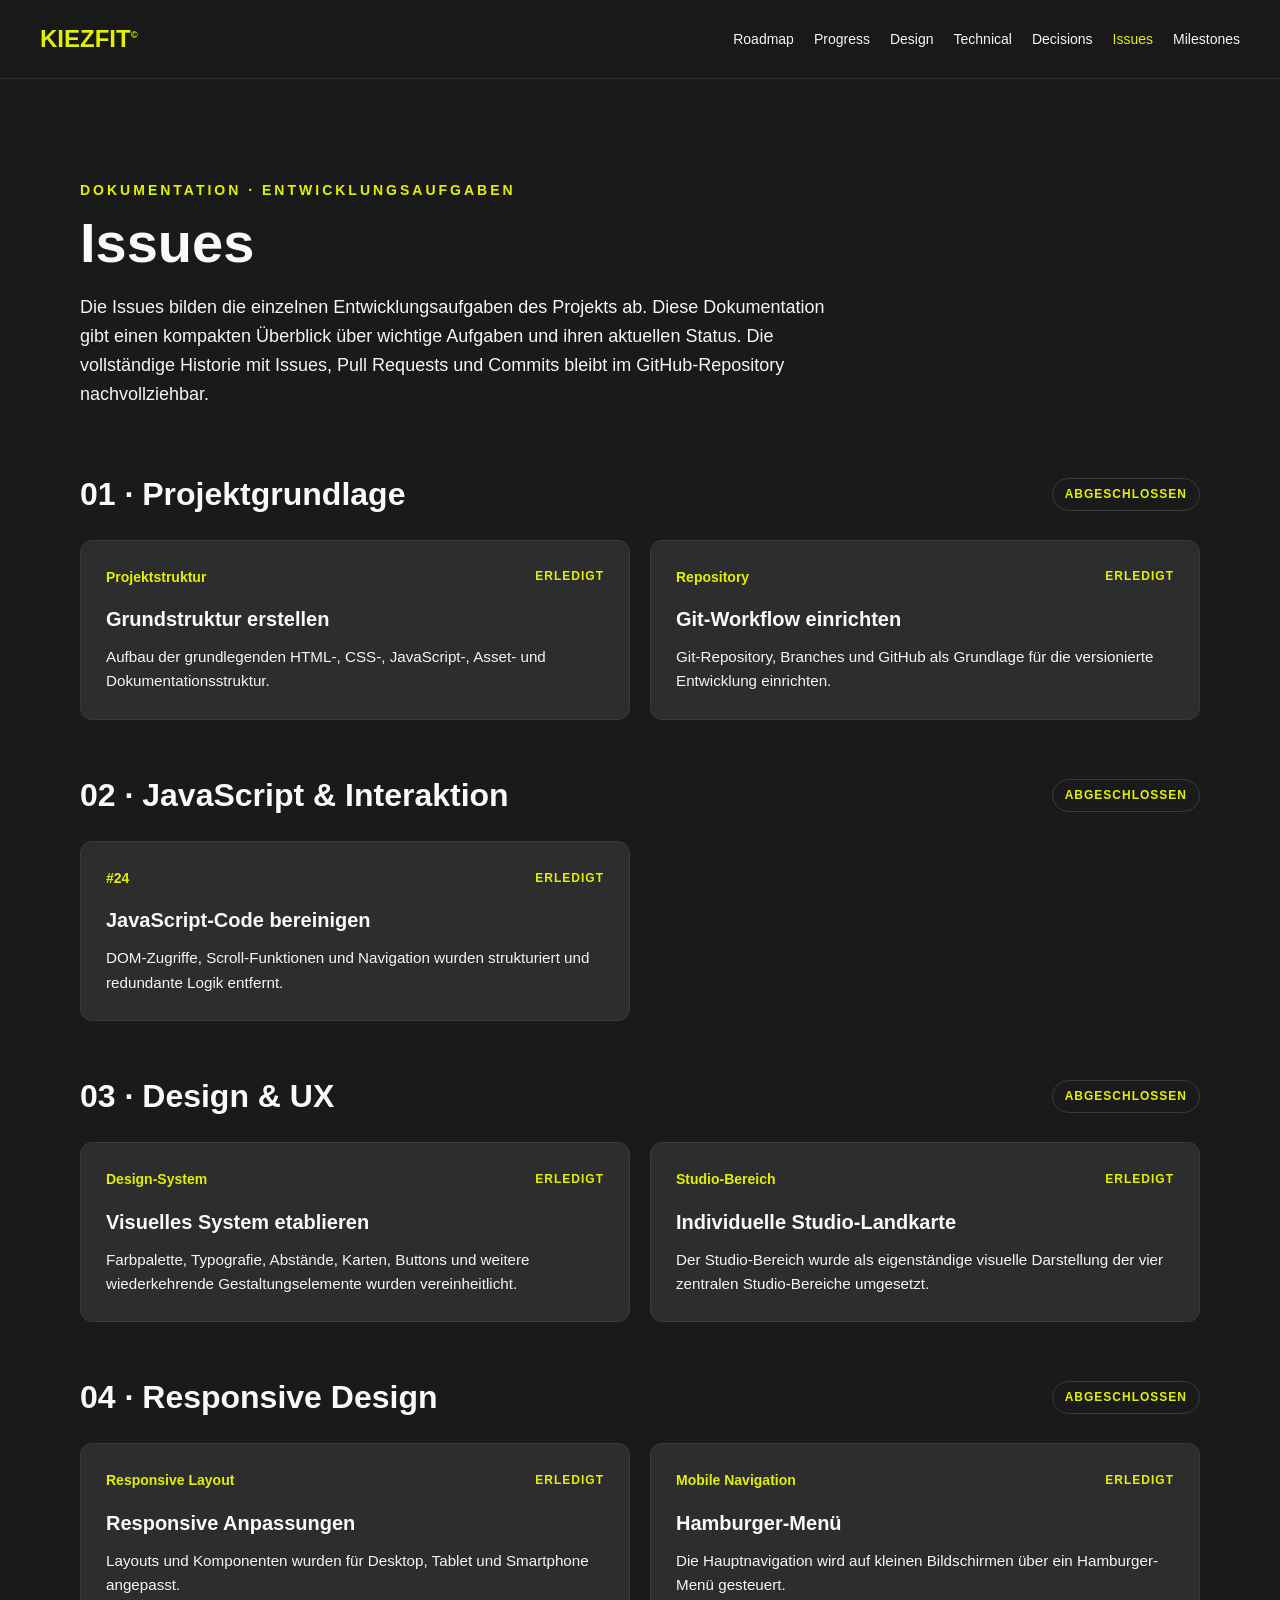
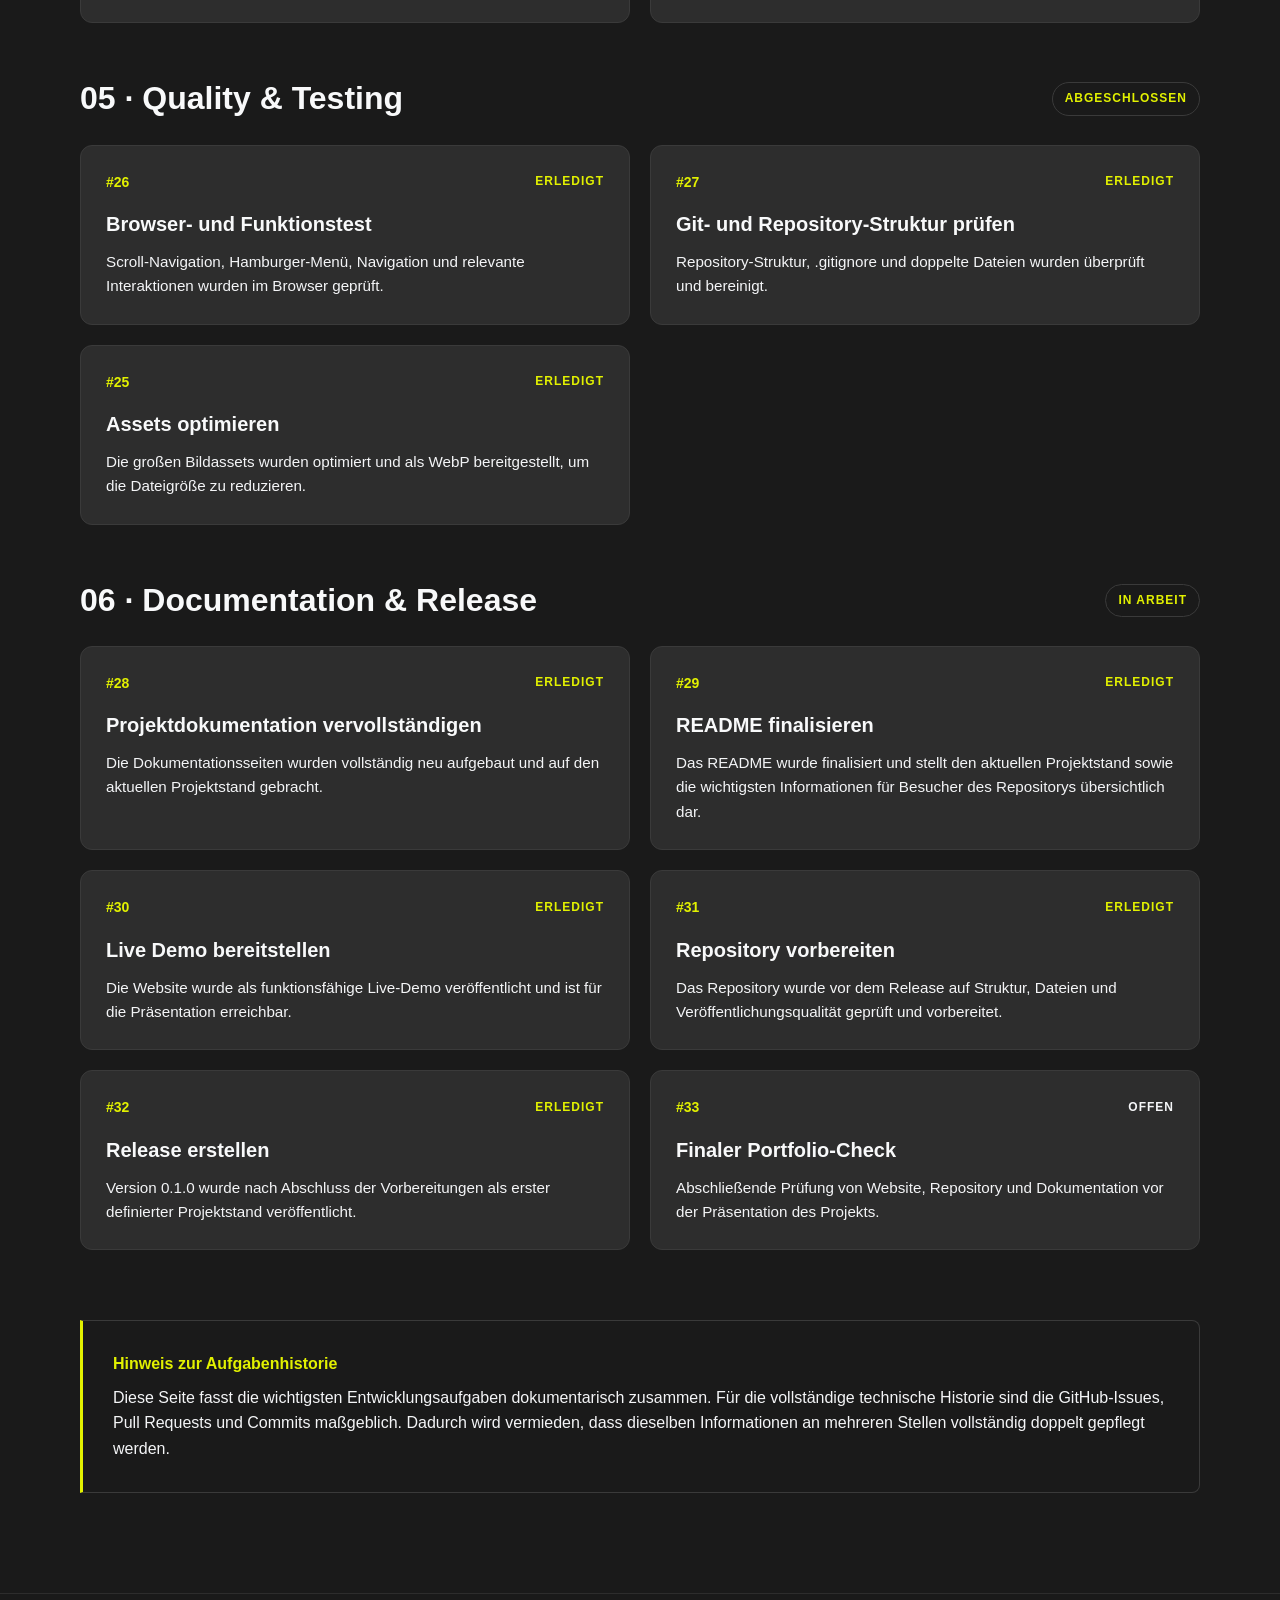
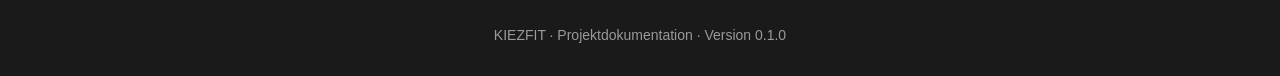
<file: doku/issues.html>
<!DOCTYPE html>
<html lang="de">

<head>
    <meta charset="UTF-8">
    <meta name="viewport" content="width=device-width, initial-scale=1.0">

    <title>KIEZFIT - Issues</title>

    <style>
        * {
            box-sizing: border-box;
        }

        html {
            scroll-behavior: smooth;
        }

        body {
            margin: 0;
            font-family: Arial, sans-serif;
            background-color: #1A1A1A;
            color: #F4F5F7;
            line-height: 1.6;
        }

        a {
            color: inherit;
            text-decoration: none;
        }

        header {
            position: sticky;
            top: 0;
            z-index: 1000;

            display: flex;
            align-items: center;
            justify-content: space-between;

            padding: 20px 40px;

            background-color: rgba(26, 26, 26, 0.95);
            border-bottom: 1px solid #2D2D2D;
            backdrop-filter: blur(8px);
        }

        .logo {
            color: #E2F100;
            font-size: 1.5rem;
            font-weight: 700;
        }

        .logo sub {
            font-size: 0.6rem;
            vertical-align: super;
        }

        nav {
            display: flex;
            flex-wrap: wrap;
            justify-content: flex-end;
            gap: 20px;
        }

        nav a {
            color: #F4F5F7;
            font-size: 0.875rem;
            transition: color 0.2s ease;
        }

        nav a:hover,
        nav a.active {
            color: #E2F100;
        }

        main {
            max-width: 1200px;
            margin: 0 auto;
            padding: 100px 40px;
        }

        .page-header {
            max-width: 750px;
            margin-bottom: 60px;
        }

        .eyebrow {
            margin: 0 0 10px;

            color: #E2F100;
            font-size: 0.875rem;
            font-weight: 700;
            letter-spacing: 3px;
            text-transform: uppercase;
        }

        h1 {
            margin: 0 0 20px;

            color: #F8F9FA;
            font-size: 3.5rem;
            line-height: 1.1;
        }

        .intro {
            margin: 0;

            color: #F4F5F7;
            font-size: 1.125rem;
        }

        .milestone {
            margin-bottom: 50px;
        }

        .milestone-header {
            display: flex;
            align-items: center;
            justify-content: space-between;
            gap: 20px;

            margin-bottom: 20px;
        }

        .milestone-header h2 {
            margin: 0;

            color: #F8F9FA;
            font-size: 2rem;
        }

        .status {
            display: inline-block;
            padding: 6px 12px;

            border: 1px solid #3A3A3A;
            border-radius: 999px;

            color: #E2F100;
            font-size: 0.75rem;
            font-weight: 700;
            letter-spacing: 1px;
            text-transform: uppercase;
            white-space: nowrap;
        }

        .issues {
            display: grid;
            grid-template-columns: repeat(2, 1fr);
            gap: 20px;
        }

        .issue {
            padding: 25px;

            background-color: #2D2D2D;
            border: 1px solid #3A3A3A;
            border-radius: 12px;

            transition:
                transform 0.25s ease,
                border-color 0.25s ease;
        }

        .issue:hover {
            transform: translateY(-3px);
            border-color: #E2F100;
        }

        .issue-top {
            display: flex;
            align-items: center;
            justify-content: space-between;
            gap: 15px;

            margin-bottom: 15px;
        }

        .issue-number {
            color: #E2F100;
            font-size: 0.875rem;
            font-weight: 700;
        }

        .issue-state {
            font-size: 0.75rem;
            font-weight: 700;
            letter-spacing: 1px;
            text-transform: uppercase;
        }

        .issue-state.complete {
            color: #E2F100;
        }

        .issue-state.open {
            color: #F4F5F7;
        }

        .issue h3 {
            margin: 0 0 10px;

            color: #F8F9FA;
            font-size: 1.25rem;
        }

        .issue p {
            margin: 0;

            color: #F4F5F7;
            font-size: 0.95rem;
        }

        .note {
            margin-top: 70px;
            padding: 30px;

            background-color: #1A1A1A;
            border-left: 3px solid #E2F100;
            border-top: 1px solid #3A3A3A;
            border-right: 1px solid #3A3A3A;
            border-bottom: 1px solid #3A3A3A;
            border-radius: 0 8px 8px 0;
        }

        .note strong {
            display: block;
            margin-bottom: 8px;

            color: #E2F100;
        }

        .note p {
            margin: 0;
            color: #F4F5F7;
        }

        footer {
            padding: 30px 40px;

            border-top: 1px solid #2D2D2D;

            color: #9A9A9A;
            text-align: center;
            font-size: 0.875rem;
        }

        @media (max-width: 900px) {
            header {
                padding: 20px;
            }

            main {
                padding: 80px 30px;
            }

            .issues {
                grid-template-columns: 1fr;
            }
        }

        @media (max-width: 700px) {
            header {
                position: relative;
                align-items: flex-start;
                flex-direction: column;
                gap: 15px;
            }

            nav {
                justify-content: flex-start;
                gap: 12px 18px;
            }

            h1 {
                font-size: 2.625rem;
            }

            main {
                padding: 60px 20px;
            }

            .milestone-header {
                align-items: flex-start;
                flex-direction: column;
            }

            .issue {
                padding: 20px;
            }
        }

        @media (max-width: 450px) {
            h1 {
                font-size: 2.25rem;
            }

            nav {
                display: grid;
                grid-template-columns: repeat(2, 1fr);
                width: 100%;
            }
        }
    </style>
</head>

<body>

    <header>
        <a class="logo" href="../index.html">
            KIEZFIT<sub>&copy;</sub>
        </a>

        <nav aria-label="Dokumentationsnavigation">
            <a href="roadmap.html">Roadmap</a>
            <a href="progress.html">Progress</a>
            <a href="design.html">Design</a>
            <a href="technical.html">Technical</a>
            <a href="decisions.html">Decisions</a>
            <a class="active" href="issues.html">Issues</a>
            <a href="milestones.html">Milestones</a>
        </nav>
    </header>

    <main>

        <section class="page-header">
            <p class="eyebrow">Dokumentation · Entwicklungsaufgaben</p>

            <h1>Issues</h1>

            <p class="intro">
                Die Issues bilden die einzelnen Entwicklungsaufgaben des
                Projekts ab. Diese Dokumentation gibt einen kompakten Überblick
                über wichtige Aufgaben und ihren aktuellen Status. Die
                vollständige Historie mit Issues, Pull Requests und Commits
                bleibt im GitHub-Repository nachvollziehbar.
            </p>
        </section>

        <section class="milestone">

            <div class="milestone-header">
                <h2>01 · Projektgrundlage</h2>
                <span class="status">Abgeschlossen</span>
            </div>

            <div class="issues">

                <article class="issue">
                    <div class="issue-top">
                        <span class="issue-number">Projektstruktur</span>
                        <span class="issue-state complete">Erledigt</span>
                    </div>

                    <h3>Grundstruktur erstellen</h3>

                    <p>
                        Aufbau der grundlegenden HTML-, CSS-, JavaScript-,
                        Asset- und Dokumentationsstruktur.
                    </p>
                </article>

                <article class="issue">
                    <div class="issue-top">
                        <span class="issue-number">Repository</span>
                        <span class="issue-state complete">Erledigt</span>
                    </div>

                    <h3>Git-Workflow einrichten</h3>

                    <p>
                        Git-Repository, Branches und GitHub als Grundlage für
                        die versionierte Entwicklung einrichten.
                    </p>
                </article>

            </div>

        </section>

        <section class="milestone">

            <div class="milestone-header">
                <h2>02 · JavaScript & Interaktion</h2>
                <span class="status">Abgeschlossen</span>
            </div>

            <div class="issues">

                <article class="issue">
                    <div class="issue-top">
                        <span class="issue-number">#24</span>
                        <span class="issue-state complete">Erledigt</span>
                    </div>

                    <h3>JavaScript-Code bereinigen</h3>

                    <p>
                        DOM-Zugriffe, Scroll-Funktionen und Navigation wurden
                        strukturiert und redundante Logik entfernt.
                    </p>
                </article>

            </div>

        </section>

        <section class="milestone">

            <div class="milestone-header">
                <h2>03 · Design & UX</h2>
                <span class="status">Abgeschlossen</span>
            </div>

            <div class="issues">

                <article class="issue">
                    <div class="issue-top">
                        <span class="issue-number">Design-System</span>
                        <span class="issue-state complete">Erledigt</span>
                    </div>

                    <h3>Visuelles System etablieren</h3>

                    <p>
                        Farbpalette, Typografie, Abstände, Karten, Buttons und
                        weitere wiederkehrende Gestaltungselemente wurden
                        vereinheitlicht.
                    </p>
                </article>

                <article class="issue">
                    <div class="issue-top">
                        <span class="issue-number">Studio-Bereich</span>
                        <span class="issue-state complete">Erledigt</span>
                    </div>

                    <h3>Individuelle Studio-Landkarte</h3>

                    <p>
                        Der Studio-Bereich wurde als eigenständige visuelle
                        Darstellung der vier zentralen Studio-Bereiche umgesetzt.
                    </p>
                </article>

            </div>

        </section>

        <section class="milestone">

            <div class="milestone-header">
                <h2>04 · Responsive Design</h2>
                <span class="status">Abgeschlossen</span>
            </div>

            <div class="issues">

                <article class="issue">
                    <div class="issue-top">
                        <span class="issue-number">Responsive Layout</span>
                        <span class="issue-state complete">Erledigt</span>
                    </div>

                    <h3>Responsive Anpassungen</h3>

                    <p>
                        Layouts und Komponenten wurden für Desktop, Tablet und
                        Smartphone angepasst.
                    </p>
                </article>

                <article class="issue">
                    <div class="issue-top">
                        <span class="issue-number">Mobile Navigation</span>
                        <span class="issue-state complete">Erledigt</span>
                    </div>

                    <h3>Hamburger-Menü</h3>

                    <p>
                        Die Hauptnavigation wird auf kleinen Bildschirmen über
                        ein Hamburger-Menü gesteuert.
                    </p>
                </article>

            </div>

        </section>

        <section class="milestone">

            <div class="milestone-header">
                <h2>05 · Quality & Testing</h2>
                <span class="status">Abgeschlossen</span>
            </div>

            <div class="issues">

                <article class="issue">
                    <div class="issue-top">
                        <span class="issue-number">#26</span>
                        <span class="issue-state complete">Erledigt</span>
                    </div>

                    <h3>Browser- und Funktionstest</h3>

                    <p>
                        Scroll-Navigation, Hamburger-Menü, Navigation und
                        relevante Interaktionen wurden im Browser geprüft.
                    </p>
                </article>

                <article class="issue">
                    <div class="issue-top">
                        <span class="issue-number">#27</span>
                        <span class="issue-state complete">Erledigt</span>
                    </div>

                    <h3>Git- und Repository-Struktur prüfen</h3>

                    <p>
                        Repository-Struktur, .gitignore und doppelte Dateien
                        wurden überprüft und bereinigt.
                    </p>
                </article>

                <article class="issue">
                    <div class="issue-top">
                        <span class="issue-number">#25</span>
                        <span class="issue-state complete">Erledigt</span>
                    </div>

                    <h3>Assets optimieren</h3>

                    <p>
                        Die großen Bildassets wurden optimiert und als WebP
                        bereitgestellt, um die Dateigröße zu reduzieren.
                    </p>
                </article>

            </div>

        </section>

        <section class="milestone">

            <div class="milestone-header">
                <h2>06 · Documentation & Release</h2>
                <span class="status">In Arbeit</span>
            </div>

            <div class="issues">

                <article class="issue">
                    <div class="issue-top">
                        <span class="issue-number">#28</span>
                        <span class="issue-state complete">Erledigt</span>
                    </div>

                    <h3>Projektdokumentation vervollständigen</h3>

                    <p>
                        Die Dokumentationsseiten wurden vollständig neu aufgebaut und auf den
                        aktuellen Projektstand gebracht.
                    </p>
                </article>

                <article class="issue">
                    <div class="issue-top">
                        <span class="issue-number">#29</span>
                        <span class="issue-state complete">Erledigt</span>
                    </div>

                    <h3>README finalisieren</h3>

                    <p>
                        Das README wurde finalisiert und stellt den aktuellen Projektstand sowie
                        die wichtigsten Informationen für Besucher des Repositorys übersichtlich dar.
                    </p>
                </article>

                <article class="issue">
                    <div class="issue-top">
                        <span class="issue-number">#30</span>
                        <span class="issue-state complete">Erledigt</span>
                    </div>

                    <h3>Live Demo bereitstellen</h3>

                    <p>
                        Die Website wurde als funktionsfähige Live-Demo veröffentlicht und ist
                        für die Präsentation erreichbar.
                    </p>
                </article>

                <article class="issue">
                    <div class="issue-top">
                        <span class="issue-number">#31</span>
                        <span class="issue-state complete">Erledigt</span>
                    </div>

                    <h3>Repository vorbereiten</h3>

                    <p>
                        Das Repository wurde vor dem Release auf Struktur, Dateien und
                        Veröffentlichungsqualität geprüft und vorbereitet.
                    </p>
                </article>

                <article class="issue">
                    <div class="issue-top">
                        <span class="issue-number">#32</span>
                        <span class="issue-state complete">Erledigt</span>
                    </div>

                    <h3>Release erstellen</h3>

                    <p>
                        Version 0.1.0 wurde nach Abschluss der Vorbereitungen als erster
                        definierter Projektstand veröffentlicht.
                    </p>
                </article>

                <article class="issue">
                    <div class="issue-top">
                        <span class="issue-number">#33</span>
                        <span class="issue-state open">Offen</span>
                    </div>

                    <h3>Finaler Portfolio-Check</h3>

                    <p>
                        Abschließende Prüfung von Website, Repository und
                        Dokumentation vor der Präsentation des Projekts.
                    </p>
                </article>

            </div>

        </section>

        <aside class="note">
            <strong>Hinweis zur Aufgabenhistorie</strong>

            <p>
                Diese Seite fasst die wichtigsten Entwicklungsaufgaben
                dokumentarisch zusammen. Für die vollständige technische
                Historie sind die GitHub-Issues, Pull Requests und Commits
                maßgeblich. Dadurch wird vermieden, dass dieselben Informationen
                an mehreren Stellen vollständig doppelt gepflegt werden.
            </p>
        </aside>

    </main>

    <footer>
        KIEZFIT · Projektdokumentation · Version 0.1.0
    </footer>

</body>

</html>
</file>
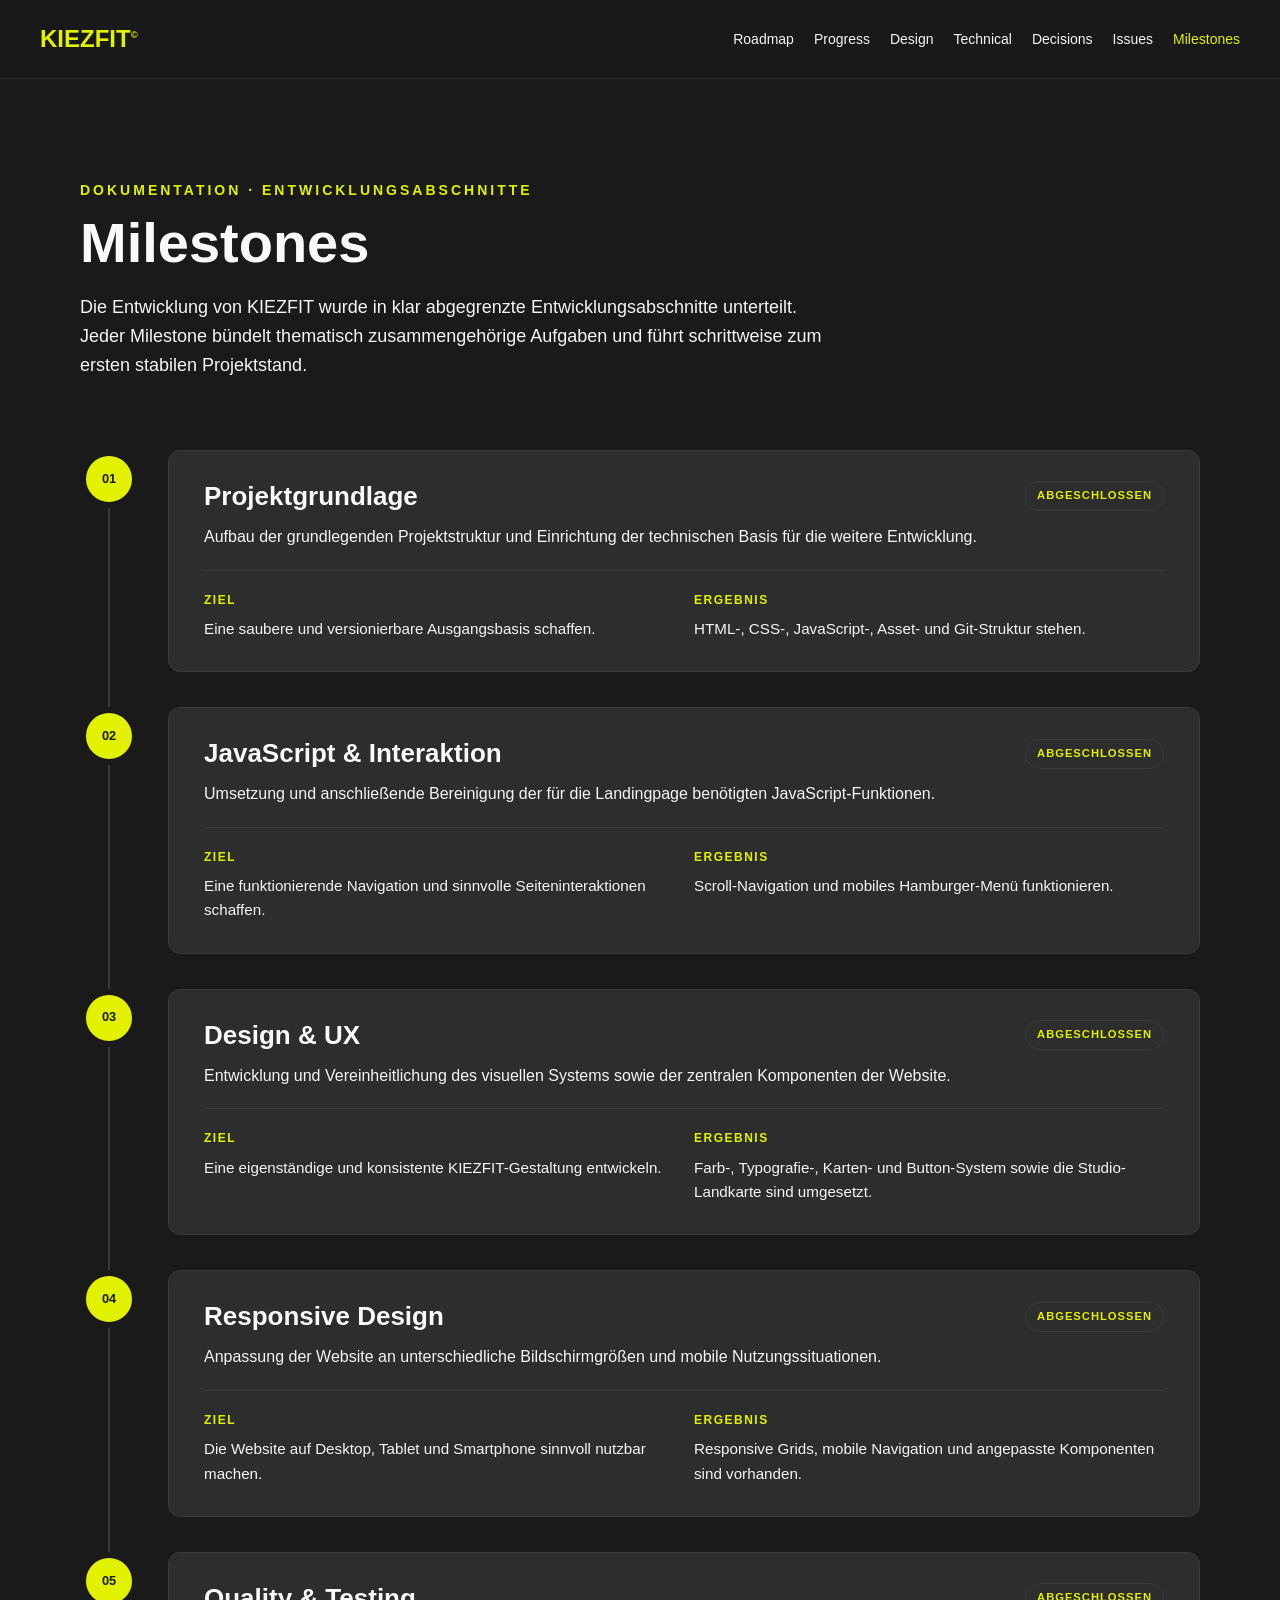
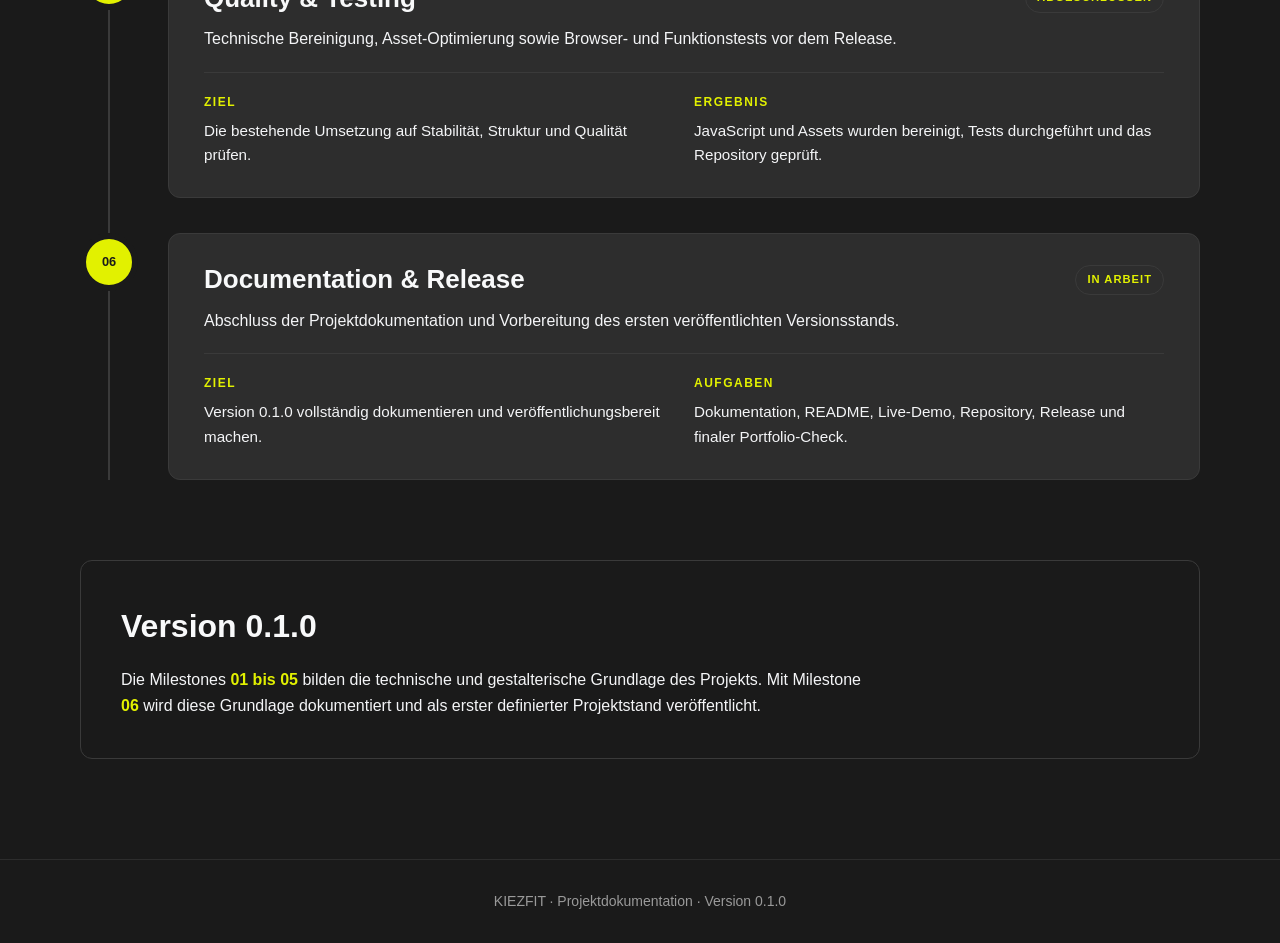
<file: doku/milestones.html>
<!DOCTYPE html>
<html lang="de">

<head>
    <meta charset="UTF-8">
    <meta name="viewport" content="width=device-width, initial-scale=1.0">

    <title>KIEZFIT - Milestones</title>

    <style>
        * {
            box-sizing: border-box;
        }

        html {
            scroll-behavior: smooth;
        }

        body {
            margin: 0;
            font-family: Arial, sans-serif;
            background-color: #1A1A1A;
            color: #F4F5F7;
            line-height: 1.6;
        }

        a {
            color: inherit;
            text-decoration: none;
        }

        header {
            position: sticky;
            top: 0;
            z-index: 1000;

            display: flex;
            align-items: center;
            justify-content: space-between;

            padding: 20px 40px;

            background-color: rgba(26, 26, 26, 0.95);
            border-bottom: 1px solid #2D2D2D;
            backdrop-filter: blur(8px);
        }

        .logo {
            color: #E2F100;
            font-size: 1.5rem;
            font-weight: 700;
        }

        .logo sub {
            font-size: 0.6rem;
            vertical-align: super;
        }

        nav {
            display: flex;
            flex-wrap: wrap;
            justify-content: flex-end;
            gap: 20px;
        }

        nav a {
            color: #F4F5F7;
            font-size: 0.875rem;
            transition: color 0.2s ease;
        }

        nav a:hover,
        nav a.active {
            color: #E2F100;
        }

        main {
            max-width: 1200px;
            margin: 0 auto;
            padding: 100px 40px;
        }

        .page-header {
            max-width: 750px;
            margin-bottom: 70px;
        }

        .eyebrow {
            margin: 0 0 10px;

            color: #E2F100;
            font-size: 0.875rem;
            font-weight: 700;
            letter-spacing: 3px;
            text-transform: uppercase;
        }

        h1 {
            margin: 0 0 20px;

            color: #F8F9FA;
            font-size: 3.5rem;
            line-height: 1.1;
        }

        .intro {
            margin: 0;

            color: #F4F5F7;
            font-size: 1.125rem;
        }

        .timeline {
            position: relative;
        }

        .timeline::before {
            content: "";

            position: absolute;
            top: 0;
            bottom: 0;
            left: 28px;

            width: 2px;

            background-color: #3A3A3A;
        }

        .milestone {
            position: relative;

            display: grid;
            grid-template-columns: 58px 1fr;
            gap: 30px;

            margin-bottom: 35px;
        }

        .milestone:last-child {
            margin-bottom: 0;
        }

        .milestone-marker {
            position: relative;
            z-index: 1;

            display: flex;
            align-items: center;
            justify-content: center;

            width: 58px;
            height: 58px;

            background-color: #E2F100;
            color: #1A1A1A;

            border: 6px solid #1A1A1A;
            border-radius: 50%;

            font-size: 0.8rem;
            font-weight: 700;
            text-align: center;
        }

        .milestone-card {
            padding: 30px 35px;

            background-color: #2D2D2D;
            border: 1px solid #3A3A3A;
            border-radius: 12px;

            transition:
                transform 0.25s ease,
                border-color 0.25s ease;
        }

        .milestone-card:hover {
            transform: translateX(4px);
            border-color: #E2F100;
        }

        .milestone-top {
            display: flex;
            align-items: center;
            justify-content: space-between;
            gap: 20px;

            margin-bottom: 12px;
        }

        .milestone-card h2 {
            margin: 0;

            color: #F8F9FA;
            font-size: 1.625rem;
            line-height: 1.2;
        }

        .status {
            display: inline-block;
            padding: 5px 11px;

            border: 1px solid #3A3A3A;
            border-radius: 999px;

            color: #E2F100;
            font-size: 0.7rem;
            font-weight: 700;
            letter-spacing: 1px;
            text-transform: uppercase;
            white-space: nowrap;
        }

        .milestone-card > p {
            margin: 0 0 20px;
            color: #F4F5F7;
        }

        .milestone-details {
            display: grid;
            grid-template-columns: 1fr 1fr;
            gap: 20px;

            padding-top: 20px;

            border-top: 1px solid #3A3A3A;
        }

        .detail h3 {
            margin: 0 0 7px;

            color: #E2F100;
            font-size: 0.75rem;
            font-weight: 700;
            letter-spacing: 1.5px;
            text-transform: uppercase;
        }

        .detail p {
            margin: 0;
            color: #F4F5F7;
            font-size: 0.95rem;
        }

        .release {
            margin-top: 80px;
            padding: 40px;

            background-color: #1A1A1A;
            border: 1px solid #3A3A3A;
            border-radius: 12px;
        }

        .release h2 {
            margin: 0 0 15px;

            color: #F8F9FA;
            font-size: 2rem;
        }

        .release p {
            max-width: 750px;
            margin: 0;

            color: #F4F5F7;
        }

        .release strong {
            color: #E2F100;
        }

        footer {
            padding: 30px 40px;

            border-top: 1px solid #2D2D2D;

            color: #9A9A9A;
            text-align: center;
            font-size: 0.875rem;
        }

        @media (max-width: 900px) {
            header {
                padding: 20px;
            }

            main {
                padding: 80px 30px;
            }
        }

        @media (max-width: 700px) {
            header {
                position: relative;
                align-items: flex-start;
                flex-direction: column;
                gap: 15px;
            }

            nav {
                justify-content: flex-start;
                gap: 12px 18px;
            }

            main {
                padding: 60px 20px;
            }

            h1 {
                font-size: 2.625rem;
            }

            .milestone {
                grid-template-columns: 42px 1fr;
                gap: 15px;
            }

            .timeline::before {
                left: 20px;
            }

            .milestone-marker {
                width: 42px;
                height: 42px;
                border-width: 4px;
                font-size: 0.65rem;
            }

            .milestone-card {
                padding: 25px;
            }

            .milestone-top {
                align-items: flex-start;
                flex-direction: column;
                gap: 10px;
            }

            .milestone-details {
                grid-template-columns: 1fr;
            }

            .release {
                padding: 25px;
            }
        }

        @media (max-width: 450px) {
            h1 {
                font-size: 2.25rem;
            }

            nav {
                display: grid;
                grid-template-columns: repeat(2, 1fr);
                width: 100%;
            }
        }
    </style>
</head>

<body>

    <header>
        <a class="logo" href="../index.html">
            KIEZFIT<sub>&copy;</sub>
        </a>

        <nav aria-label="Dokumentationsnavigation">
            <a href="roadmap.html">Roadmap</a>
            <a href="progress.html">Progress</a>
            <a href="design.html">Design</a>
            <a href="technical.html">Technical</a>
            <a href="decisions.html">Decisions</a>
            <a href="issues.html">Issues</a>
            <a class="active" href="milestones.html">Milestones</a>
        </nav>
    </header>

    <main>

        <section class="page-header">
            <p class="eyebrow">Dokumentation · Entwicklungsabschnitte</p>

            <h1>Milestones</h1>

            <p class="intro">
                Die Entwicklung von KIEZFIT wurde in klar abgegrenzte
                Entwicklungsabschnitte unterteilt. Jeder Milestone bündelt
                thematisch zusammengehörige Aufgaben und führt schrittweise
                zum ersten stabilen Projektstand.
            </p>
        </section>

        <section class="timeline">

            <article class="milestone">

                <div class="milestone-marker">
                    01
                </div>

                <div class="milestone-card">

                    <div class="milestone-top">
                        <h2>Projektgrundlage</h2>
                        <span class="status">Abgeschlossen</span>
                    </div>

                    <p>
                        Aufbau der grundlegenden Projektstruktur und Einrichtung
                        der technischen Basis für die weitere Entwicklung.
                    </p>

                    <div class="milestone-details">

                        <div class="detail">
                            <h3>Ziel</h3>
                            <p>
                                Eine saubere und versionierbare Ausgangsbasis
                                schaffen.
                            </p>
                        </div>

                        <div class="detail">
                            <h3>Ergebnis</h3>
                            <p>
                                HTML-, CSS-, JavaScript-, Asset- und
                                Git-Struktur stehen.
                            </p>
                        </div>

                    </div>

                </div>

            </article>

            <article class="milestone">

                <div class="milestone-marker">
                    02
                </div>

                <div class="milestone-card">

                    <div class="milestone-top">
                        <h2>JavaScript & Interaktion</h2>
                        <span class="status">Abgeschlossen</span>
                    </div>

                    <p>
                        Umsetzung und anschließende Bereinigung der für die
                        Landingpage benötigten JavaScript-Funktionen.
                    </p>

                    <div class="milestone-details">

                        <div class="detail">
                            <h3>Ziel</h3>
                            <p>
                                Eine funktionierende Navigation und sinnvolle
                                Seiteninteraktionen schaffen.
                            </p>
                        </div>

                        <div class="detail">
                            <h3>Ergebnis</h3>
                            <p>
                                Scroll-Navigation und mobiles Hamburger-Menü
                                funktionieren.
                            </p>
                        </div>

                    </div>

                </div>

            </article>

            <article class="milestone">

                <div class="milestone-marker">
                    03
                </div>

                <div class="milestone-card">

                    <div class="milestone-top">
                        <h2>Design & UX</h2>
                        <span class="status">Abgeschlossen</span>
                    </div>

                    <p>
                        Entwicklung und Vereinheitlichung des visuellen Systems
                        sowie der zentralen Komponenten der Website.
                    </p>

                    <div class="milestone-details">

                        <div class="detail">
                            <h3>Ziel</h3>
                            <p>
                                Eine eigenständige und konsistente
                                KIEZFIT-Gestaltung entwickeln.
                            </p>
                        </div>

                        <div class="detail">
                            <h3>Ergebnis</h3>
                            <p>
                                Farb-, Typografie-, Karten- und Button-System
                                sowie die Studio-Landkarte sind umgesetzt.
                            </p>
                        </div>

                    </div>

                </div>

            </article>

            <article class="milestone">

                <div class="milestone-marker">
                    04
                </div>

                <div class="milestone-card">

                    <div class="milestone-top">
                        <h2>Responsive Design</h2>
                        <span class="status">Abgeschlossen</span>
                    </div>

                    <p>
                        Anpassung der Website an unterschiedliche
                        Bildschirmgrößen und mobile Nutzungssituationen.
                    </p>

                    <div class="milestone-details">

                        <div class="detail">
                            <h3>Ziel</h3>
                            <p>
                                Die Website auf Desktop, Tablet und Smartphone
                                sinnvoll nutzbar machen.
                            </p>
                        </div>

                        <div class="detail">
                            <h3>Ergebnis</h3>
                            <p>
                                Responsive Grids, mobile Navigation und
                                angepasste Komponenten sind vorhanden.
                            </p>
                        </div>

                    </div>

                </div>

            </article>

            <article class="milestone">

                <div class="milestone-marker">
                    05
                </div>

                <div class="milestone-card">

                    <div class="milestone-top">
                        <h2>Quality & Testing</h2>
                        <span class="status">Abgeschlossen</span>
                    </div>

                    <p>
                        Technische Bereinigung, Asset-Optimierung sowie
                        Browser- und Funktionstests vor dem Release.
                    </p>

                    <div class="milestone-details">

                        <div class="detail">
                            <h3>Ziel</h3>
                            <p>
                                Die bestehende Umsetzung auf Stabilität,
                                Struktur und Qualität prüfen.
                            </p>
                        </div>

                        <div class="detail">
                            <h3>Ergebnis</h3>
                            <p>
                                JavaScript und Assets wurden bereinigt,
                                Tests durchgeführt und das Repository geprüft.
                            </p>
                        </div>

                    </div>

                </div>

            </article>

            <article class="milestone">

                <div class="milestone-marker">
                    06
                </div>

                <div class="milestone-card">

                    <div class="milestone-top">
                        <h2>Documentation & Release</h2>
                        <span class="status">In Arbeit</span>
                    </div>

                    <p>
                        Abschluss der Projektdokumentation und Vorbereitung
                        des ersten veröffentlichten Versionsstands.
                    </p>

                    <div class="milestone-details">

                        <div class="detail">
                            <h3>Ziel</h3>
                            <p>
                                Version 0.1.0 vollständig dokumentieren und
                                veröffentlichungsbereit machen.
                            </p>
                        </div>

                        <div class="detail">
                            <h3>Aufgaben</h3>
                            <p>
                                Dokumentation, README, Live-Demo, Repository,
                                Release und finaler Portfolio-Check.
                            </p>
                        </div>

                    </div>

                </div>

            </article>

        </section>

        <section class="release">

            <h2>Version 0.1.0</h2>

            <p>
                Die Milestones <strong>01 bis 05</strong> bilden die technische
                und gestalterische Grundlage des Projekts. Mit Milestone
                <strong>06</strong> wird diese Grundlage dokumentiert und als
                erster definierter Projektstand veröffentlicht.
            </p>

        </section>

    </main>

    <footer>
        KIEZFIT · Projektdokumentation · Version 0.1.0
    </footer>

</body>

</html>
</file>
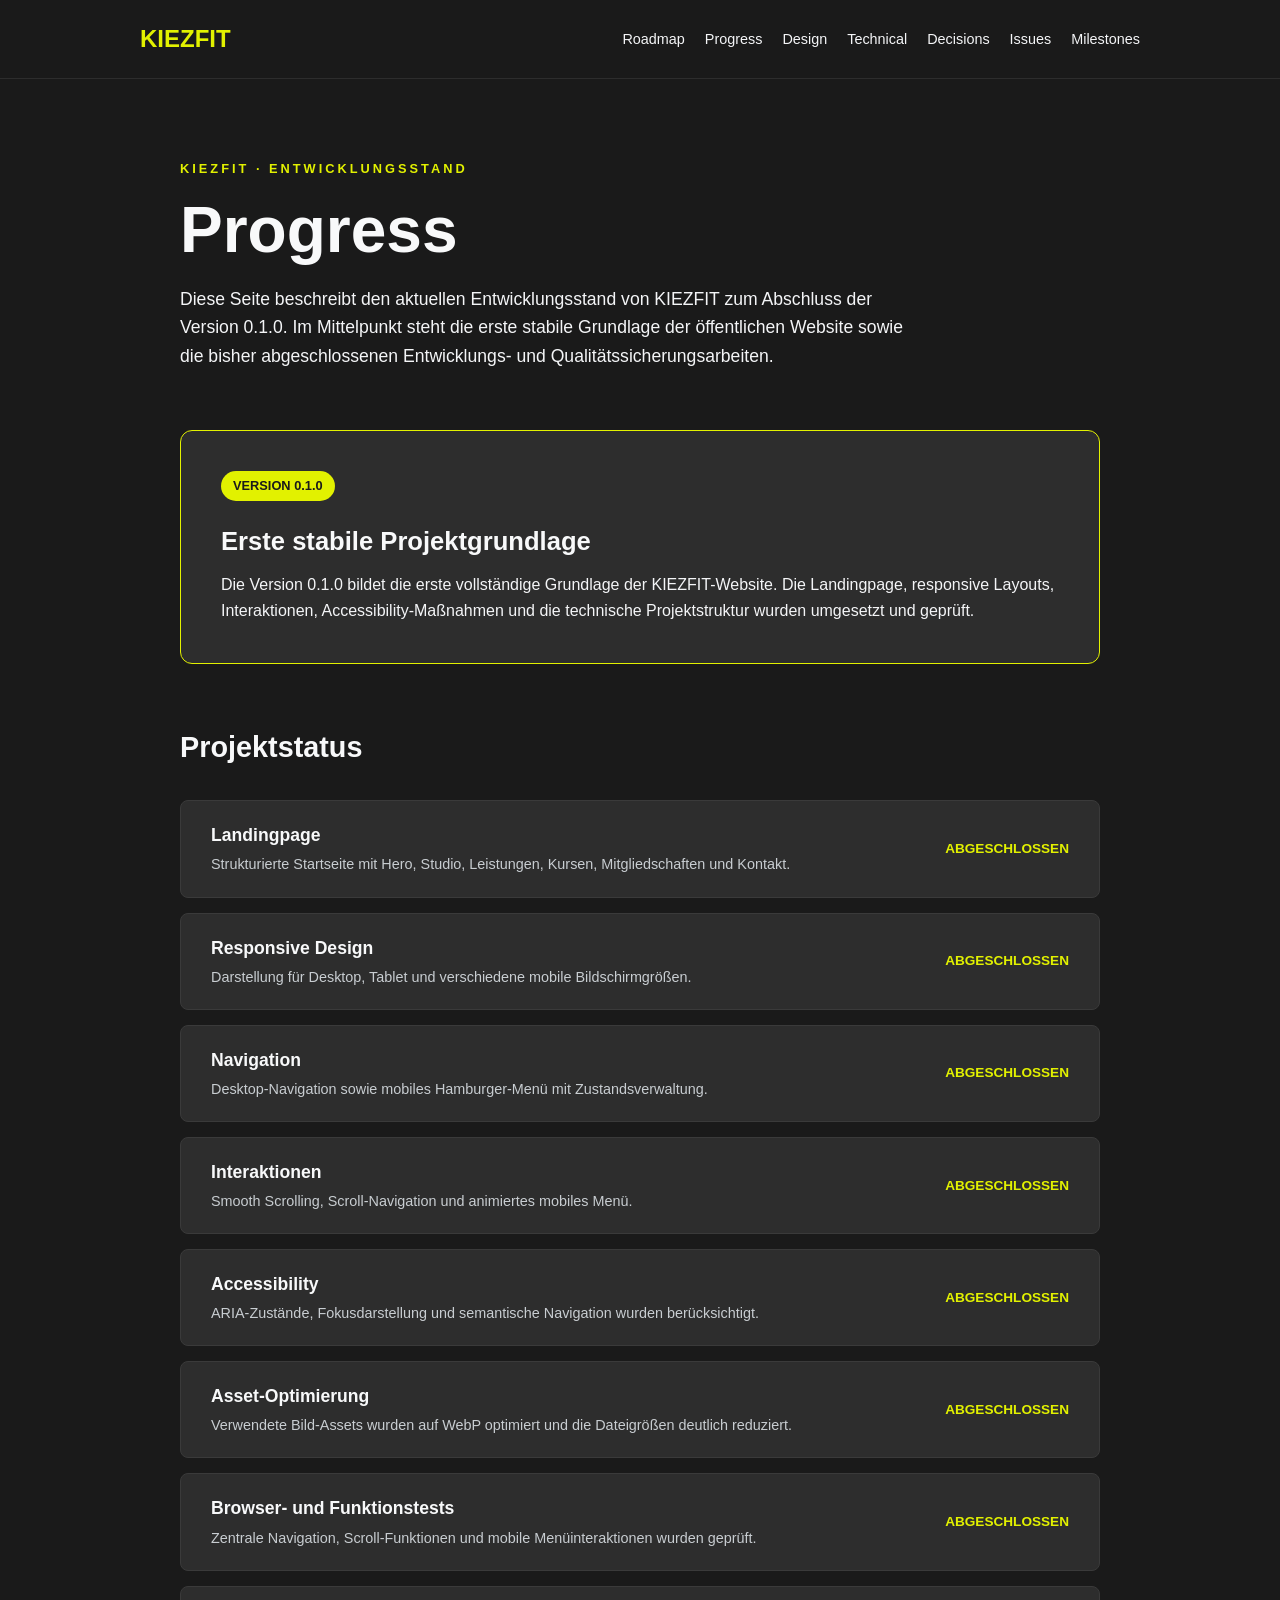
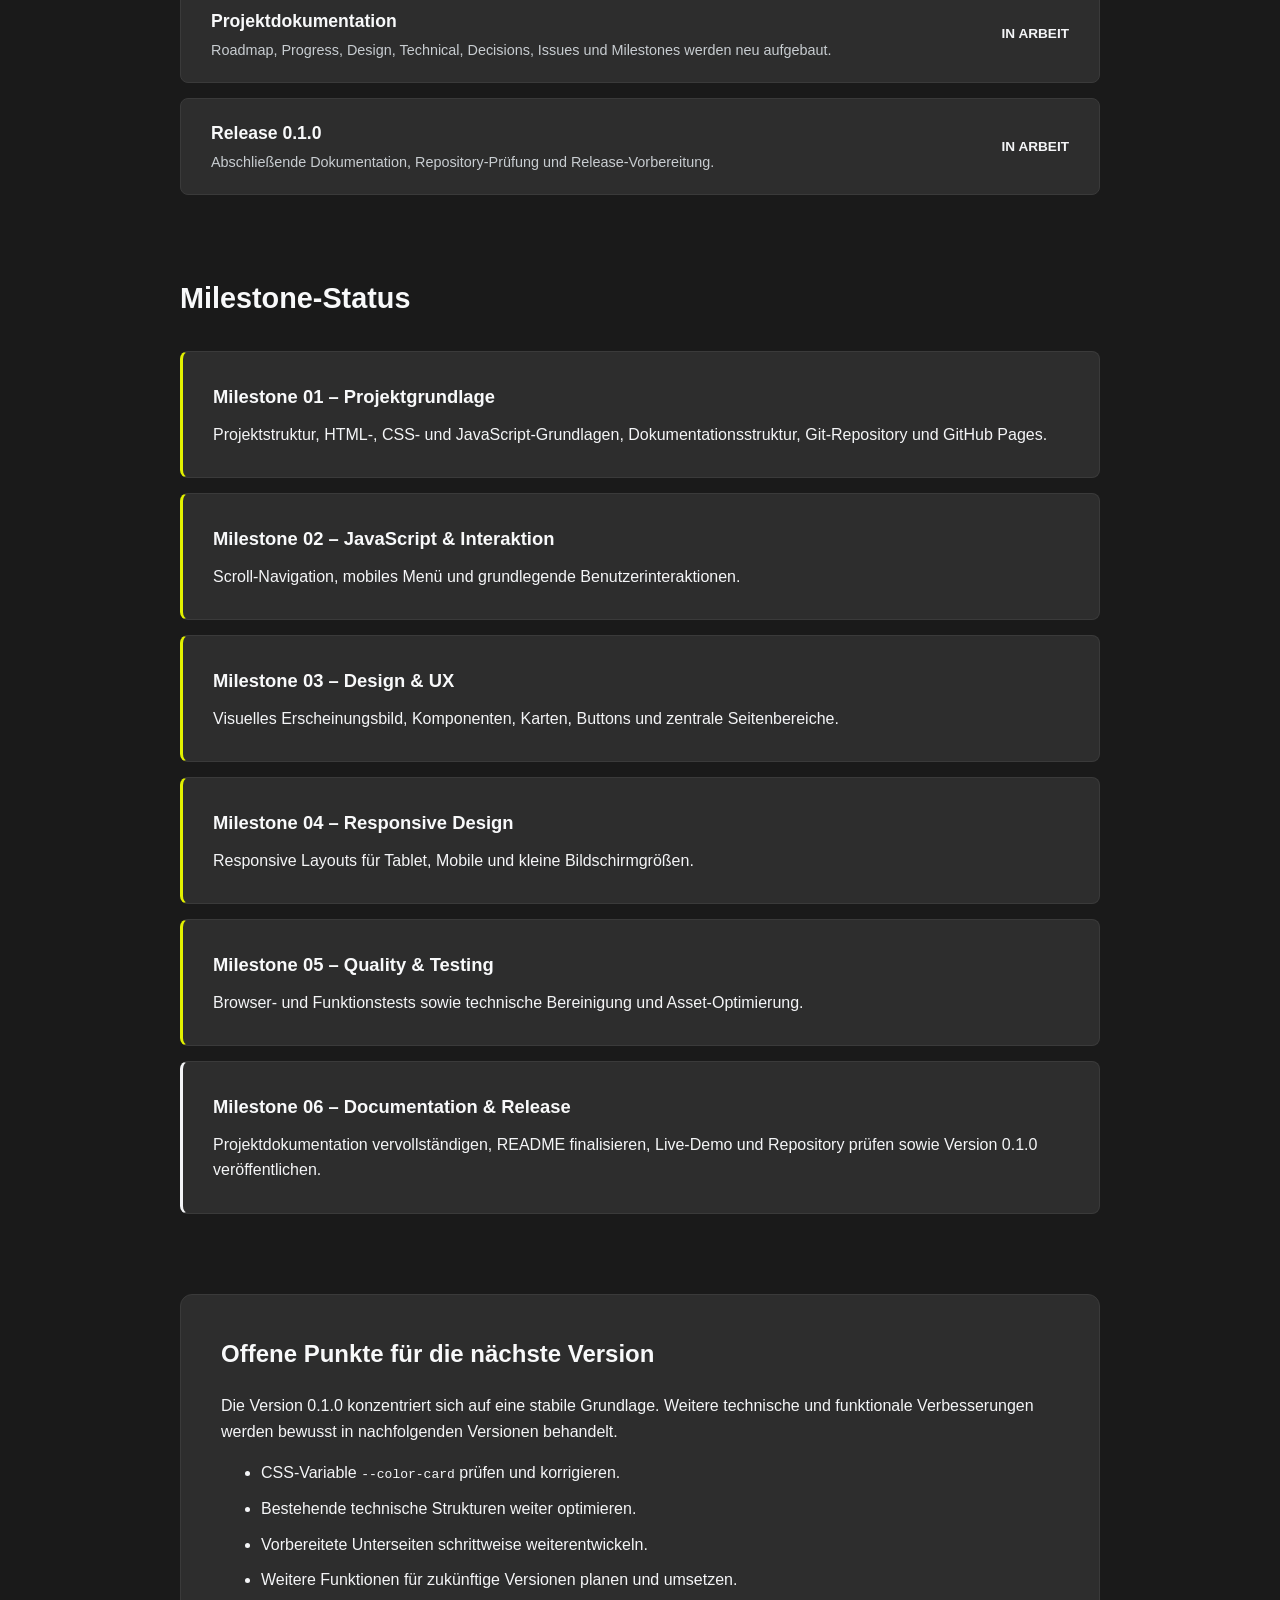
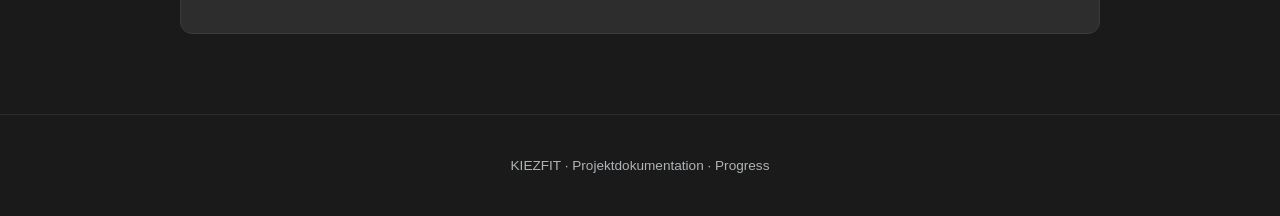
<file: doku/progress.html>
<!DOCTYPE html>

<html lang="de">

<head>
    <meta charset="UTF-8">
    <meta name="viewport" content="width=device-width, initial-scale=1.0">

<title>KIEZFIT – Progress</title>

<style>
    :root {
        --color-carbon: #1A1A1A;
        --color-off-white: #F4F5F7;
        --color-lime: #E2F100;
        --color-graphite: #2D2D2D;
        --color-white: #F8F9FA;
        --color-border: #3A3A3A;

        --content-width: 1000px;

        --space-sm: 10px;
        --space-md: 15px;
        --space-lg: 20px;
        --space-xl: 30px;
        --space-2xl: 40px;
        --space-3xl: 50px;
        --space-4xl: 60px;
        --space-5xl: 80px;
    }

    * {
        box-sizing: border-box;
    }

    html {
        scroll-behavior: smooth;
    }

    body {
        margin: 0;

        font-family: Arial, sans-serif;
        line-height: 1.6;

        background-color: var(--color-carbon);
        color: var(--color-off-white);
    }

    a {
        color: var(--color-lime);
        text-decoration: none;
    }

    a:hover {
        text-decoration: underline;
    }

    header {
        padding: var(--space-lg) var(--space-2xl);

        border-bottom: 1px solid var(--color-graphite);
    }

    .header-content {
        max-width: var(--content-width);
        margin: 0 auto;

        display: flex;
        align-items: center;
        justify-content: space-between;

        gap: var(--space-xl);
    }

    .logo {
        color: var(--color-lime);
        font-size: 1.5rem;
        font-weight: 700;
    }

    nav {
        display: flex;
        flex-wrap: wrap;
        gap: var(--space-lg);
    }

    nav a {
        color: var(--color-off-white);
        font-size: 0.9rem;
    }

    nav a:hover {
        color: var(--color-lime);
    }

    main {
        max-width: var(--content-width);
        margin: 0 auto;
        padding: var(--space-5xl) var(--space-2xl);
    }

    .page-header {
        margin-bottom: var(--space-4xl);
    }

    .page-label {
        margin: 0 0 var(--space-md);

        color: var(--color-lime);
        font-size: 0.8rem;
        font-weight: 700;
        letter-spacing: 3px;
        text-transform: uppercase;
    }

    h1 {
        margin: 0 0 var(--space-lg);

        color: var(--color-white);
        font-size: clamp(2.5rem, 6vw, 4rem);
        line-height: 1.1;
    }

    .intro {
        max-width: 750px;
        margin: 0;

        font-size: 1.1rem;
    }

    .release-status {
        margin-bottom: var(--space-4xl);
        padding: var(--space-2xl);

        background-color: var(--color-graphite);
        border: 1px solid var(--color-lime);
        border-radius: 12px;
    }

    .release-status h2 {
        margin: 0 0 var(--space-sm);

        color: var(--color-white);
        font-size: 1.6rem;
    }

    .release-status p {
        margin: 0;
    }

    .status-label {
        display: inline-block;

        margin-bottom: var(--space-lg);
        padding: 5px 12px;

        background-color: var(--color-lime);
        color: var(--color-carbon);

        border-radius: 999px;

        font-size: 0.8rem;
        font-weight: 700;
    }

    .section-title {
        margin: 0 0 var(--space-xl);

        color: var(--color-white);
        font-size: 1.8rem;
    }

    .progress-list {
        display: grid;
        gap: var(--space-md);
    }

    .progress-item {
        display: grid;
        grid-template-columns: 1fr auto;
        align-items: center;

        gap: var(--space-xl);

        padding: var(--space-lg) var(--space-xl);

        background-color: var(--color-graphite);
        border: 1px solid var(--color-border);
        border-radius: 8px;
    }

    .progress-item h3 {
        margin: 0 0 4px;

        color: var(--color-white);
        font-size: 1.1rem;
    }

    .progress-item p {
        margin: 0;

        color: #C8CDD1;
        font-size: 0.9rem;
    }

    .complete {
        color: var(--color-lime);
        font-size: 0.85rem;
        font-weight: 700;
        white-space: nowrap;
    }

    .in-progress {
        color: var(--color-off-white);
        font-size: 0.85rem;
        font-weight: 700;
        white-space: nowrap;
    }

    .milestones {
        margin-top: var(--space-5xl);
    }

    .milestone-list {
        display: grid;
        gap: var(--space-md);
    }

    .milestone {
        padding: var(--space-xl);

        background-color: var(--color-graphite);
        border: 1px solid var(--color-border);
        border-radius: 8px;
    }

    .milestone h3 {
        margin: 0 0 var(--space-sm);

        color: var(--color-white);
        font-size: 1.15rem;
    }

    .milestone p {
        margin: 0;
    }

    .milestone.complete-milestone {
        border-left: 3px solid var(--color-lime);
    }

    .milestone.current-milestone {
        border-left: 3px solid var(--color-off-white);
    }

    .open-points {
        margin-top: var(--space-5xl);
        padding: var(--space-2xl);

        background-color: var(--color-graphite);
        border: 1px solid var(--color-border);
        border-radius: 12px;
    }

    .open-points h2 {
        margin-top: 0;

        color: var(--color-white);
    }

    .open-points ul {
        margin-bottom: 0;
    }

    .open-points li {
        margin-bottom: var(--space-sm);
    }

    .open-points li:last-child {
        margin-bottom: 0;
    }

    footer {
        padding: var(--space-2xl);

        border-top: 1px solid var(--color-graphite);

        text-align: center;

        color: #AEB3B7;
        font-size: 0.85rem;
    }

    @media (max-width: 700px) {
        header {
            padding: var(--space-lg) var(--space-md);
        }

        .header-content {
            align-items: flex-start;
            flex-direction: column;
        }

        nav {
            gap: var(--space-md);
        }

        main {
            padding: var(--space-4xl) var(--space-lg);
        }

        .progress-item {
            grid-template-columns: 1fr;
            gap: var(--space-sm);
        }
    }

    @media (max-width: 450px) {
        main {
            padding: var(--space-3xl) var(--space-md);
        }
    }
</style>

</head>

<body>

<header>
    <div class="header-content">

        <a class="logo" href="../index.html">
            KIEZFIT
        </a>

        <nav aria-label="Dokumentationsnavigation">
            <a href="roadmap.html">Roadmap</a>
            <a href="progress.html">Progress</a>
            <a href="design.html">Design</a>
            <a href="technical.html">Technical</a>
            <a href="decisions.html">Decisions</a>
            <a href="issues.html">Issues</a>
            <a href="milestones.html">Milestones</a>
        </nav>

    </div>
</header>

<main>

    <section class="page-header">

        <p class="page-label">KIEZFIT · Entwicklungsstand</p>

        <h1>Progress</h1>

        <p class="intro">
            Diese Seite beschreibt den aktuellen Entwicklungsstand von KIEZFIT
            zum Abschluss der Version 0.1.0. Im Mittelpunkt steht die erste
            stabile Grundlage der öffentlichen Website sowie die bisher
            abgeschlossenen Entwicklungs- und Qualitätssicherungsarbeiten.
        </p>

    </section>

    <section class="release-status">

        <span class="status-label">VERSION 0.1.0</span>

        <h2>Erste stabile Projektgrundlage</h2>

        <p>
            Die Version 0.1.0 bildet die erste vollständige Grundlage der
            KIEZFIT-Website. Die Landingpage, responsive Layouts,
            Interaktionen, Accessibility-Maßnahmen und die technische
            Projektstruktur wurden umgesetzt und geprüft.
        </p>

    </section>

    <section>

        <h2 class="section-title">Projektstatus</h2>

        <div class="progress-list">

            <article class="progress-item">
                <div>
                    <h3>Landingpage</h3>
                    <p>Strukturierte Startseite mit Hero, Studio, Leistungen, Kursen, Mitgliedschaften und Kontakt.</p>
                </div>
                <span class="complete">ABGESCHLOSSEN</span>
            </article>

            <article class="progress-item">
                <div>
                    <h3>Responsive Design</h3>
                    <p>Darstellung für Desktop, Tablet und verschiedene mobile Bildschirmgrößen.</p>
                </div>
                <span class="complete">ABGESCHLOSSEN</span>
            </article>

            <article class="progress-item">
                <div>
                    <h3>Navigation</h3>
                    <p>Desktop-Navigation sowie mobiles Hamburger-Menü mit Zustandsverwaltung.</p>
                </div>
                <span class="complete">ABGESCHLOSSEN</span>
            </article>

            <article class="progress-item">
                <div>
                    <h3>Interaktionen</h3>
                    <p>Smooth Scrolling, Scroll-Navigation und animiertes mobiles Menü.</p>
                </div>
                <span class="complete">ABGESCHLOSSEN</span>
            </article>

            <article class="progress-item">
                <div>
                    <h3>Accessibility</h3>
                    <p>ARIA-Zustände, Fokusdarstellung und semantische Navigation wurden berücksichtigt.</p>
                </div>
                <span class="complete">ABGESCHLOSSEN</span>
            </article>

            <article class="progress-item">
                <div>
                    <h3>Asset-Optimierung</h3>
                    <p>Verwendete Bild-Assets wurden auf WebP optimiert und die Dateigrößen deutlich reduziert.</p>
                </div>
                <span class="complete">ABGESCHLOSSEN</span>
            </article>

            <article class="progress-item">
                <div>
                    <h3>Browser- und Funktionstests</h3>
                    <p>Zentrale Navigation, Scroll-Funktionen und mobile Menüinteraktionen wurden geprüft.</p>
                </div>
                <span class="complete">ABGESCHLOSSEN</span>
            </article>

            <article class="progress-item">
                <div>
                    <h3>Projektdokumentation</h3>
                    <p>Roadmap, Progress, Design, Technical, Decisions, Issues und Milestones werden neu aufgebaut.</p>
                </div>
                <span class="in-progress">IN ARBEIT</span>
            </article>

            <article class="progress-item">
                <div>
                    <h3>Release 0.1.0</h3>
                    <p>Abschließende Dokumentation, Repository-Prüfung und Release-Vorbereitung.</p>
                </div>
                <span class="in-progress">IN ARBEIT</span>
            </article>

        </div>

    </section>

    <section class="milestones">

        <h2 class="section-title">Milestone-Status</h2>

        <div class="milestone-list">

            <article class="milestone complete-milestone">
                <h3>Milestone 01 – Projektgrundlage</h3>
                <p>
                    Projektstruktur, HTML-, CSS- und JavaScript-Grundlagen,
                    Dokumentationsstruktur, Git-Repository und GitHub Pages.
                </p>
            </article>

            <article class="milestone complete-milestone">
                <h3>Milestone 02 – JavaScript &amp; Interaktion</h3>
                <p>
                    Scroll-Navigation, mobiles Menü und grundlegende
                    Benutzerinteraktionen.
                </p>
            </article>

            <article class="milestone complete-milestone">
                <h3>Milestone 03 – Design &amp; UX</h3>
                <p>
                    Visuelles Erscheinungsbild, Komponenten, Karten,
                    Buttons und zentrale Seitenbereiche.
                </p>
            </article>

            <article class="milestone complete-milestone">
                <h3>Milestone 04 – Responsive Design</h3>
                <p>
                    Responsive Layouts für Tablet, Mobile und kleine
                    Bildschirmgrößen.
                </p>
            </article>

            <article class="milestone complete-milestone">
                <h3>Milestone 05 – Quality &amp; Testing</h3>
                <p>
                    Browser- und Funktionstests sowie technische
                    Bereinigung und Asset-Optimierung.
                </p>
            </article>

            <article class="milestone current-milestone">
                <h3>Milestone 06 – Documentation &amp; Release</h3>
                <p>
                    Projektdokumentation vervollständigen, README finalisieren,
                    Live-Demo und Repository prüfen sowie Version 0.1.0
                    veröffentlichen.
                </p>
            </article>

        </div>

    </section>

    <section class="open-points">

        <h2>Offene Punkte für die nächste Version</h2>

        <p>
            Die Version 0.1.0 konzentriert sich auf eine stabile Grundlage.
            Weitere technische und funktionale Verbesserungen werden bewusst
            in nachfolgenden Versionen behandelt.
        </p>

        <ul>
            <li>CSS-Variable <code>--color-card</code> prüfen und korrigieren.</li>
            <li>Bestehende technische Strukturen weiter optimieren.</li>
            <li>Vorbereitete Unterseiten schrittweise weiterentwickeln.</li>
            <li>Weitere Funktionen für zukünftige Versionen planen und umsetzen.</li>
        </ul>

    </section>

</main>

<footer>
    KIEZFIT · Projektdokumentation · Progress
</footer>

</body>

</html>
</file>
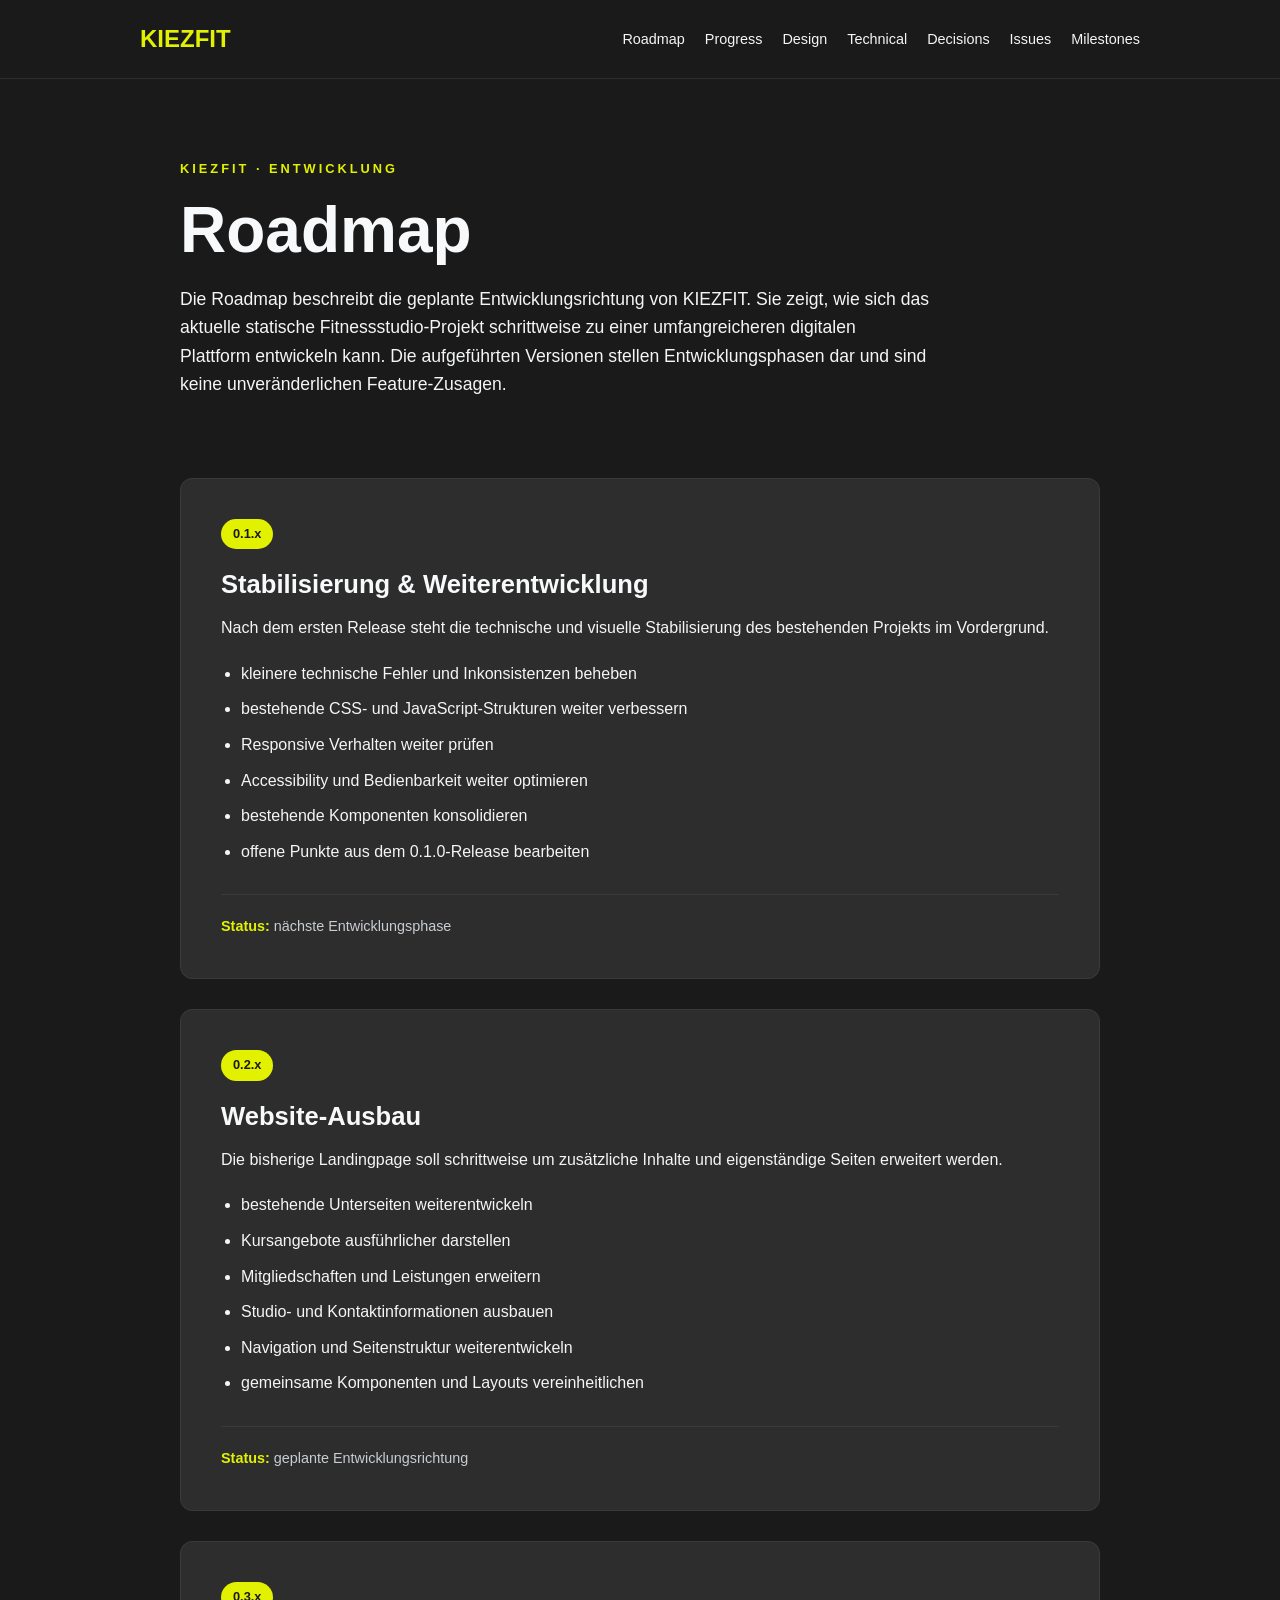
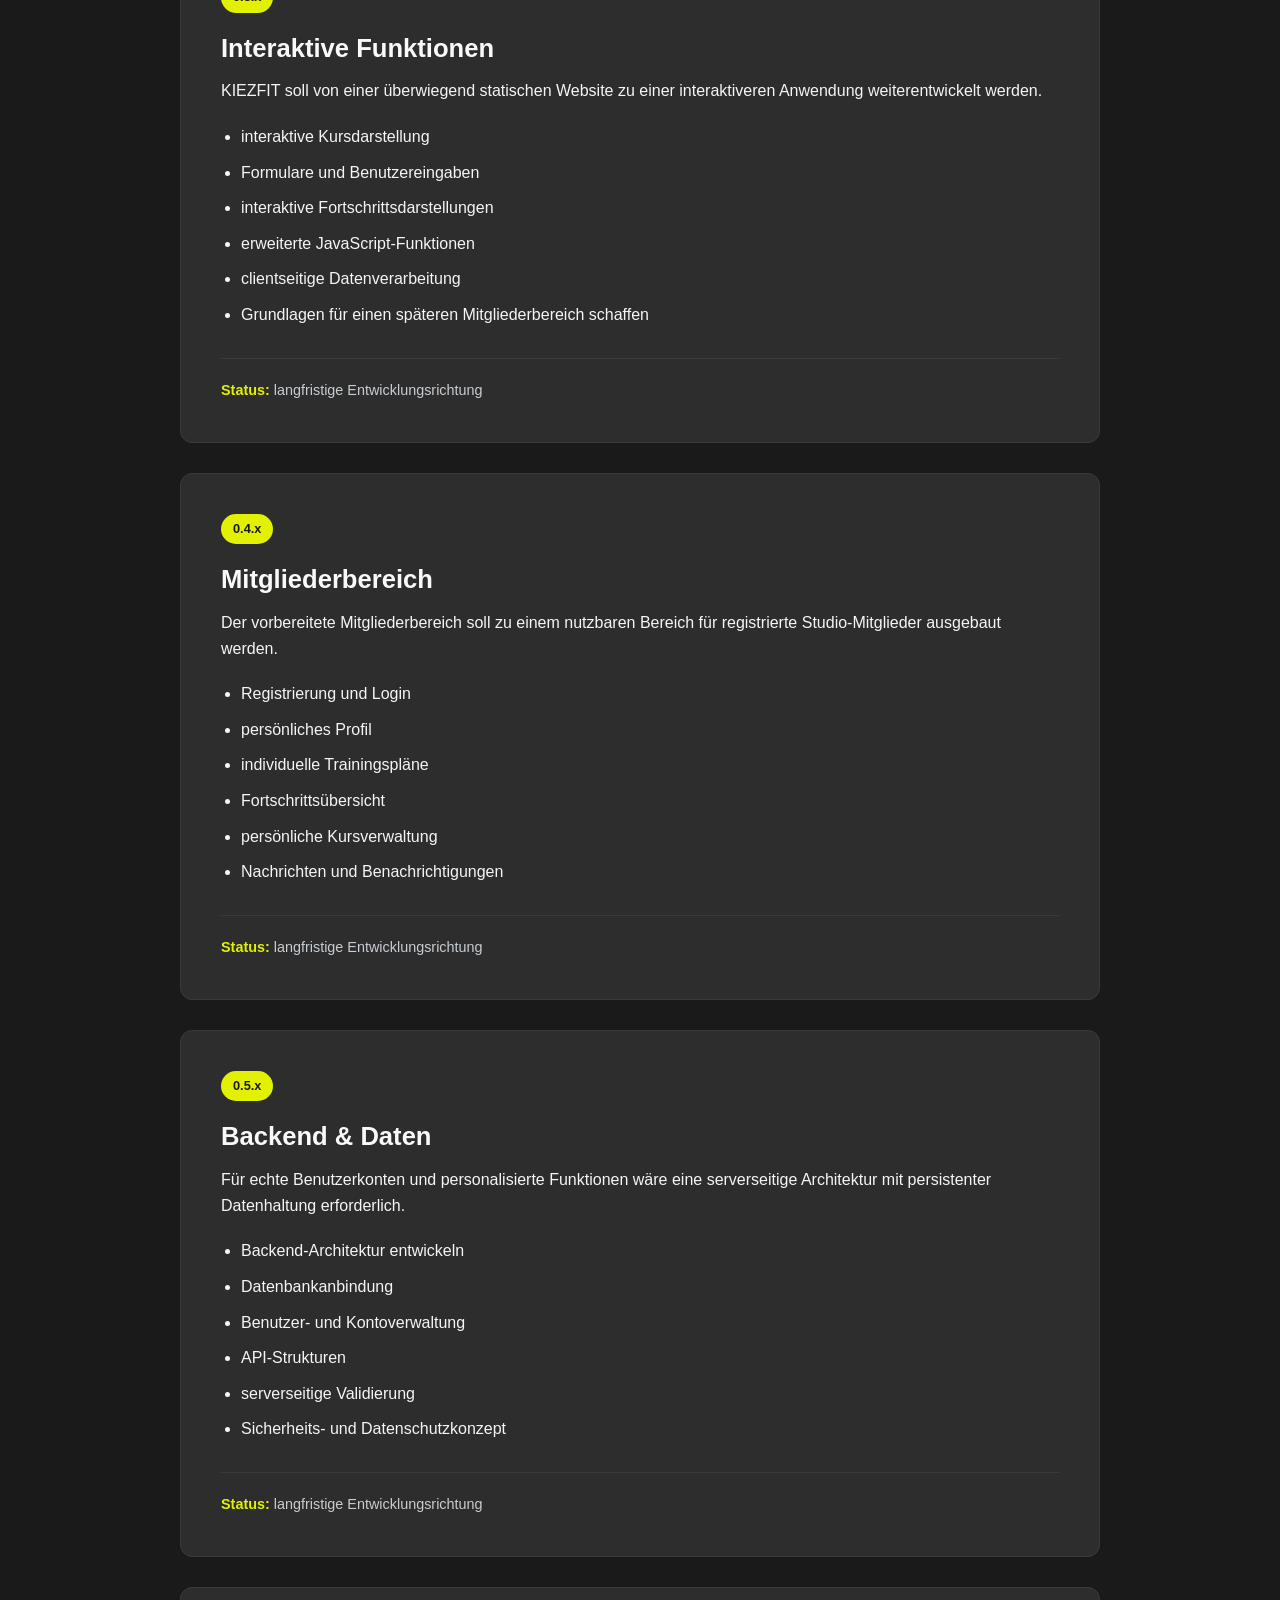
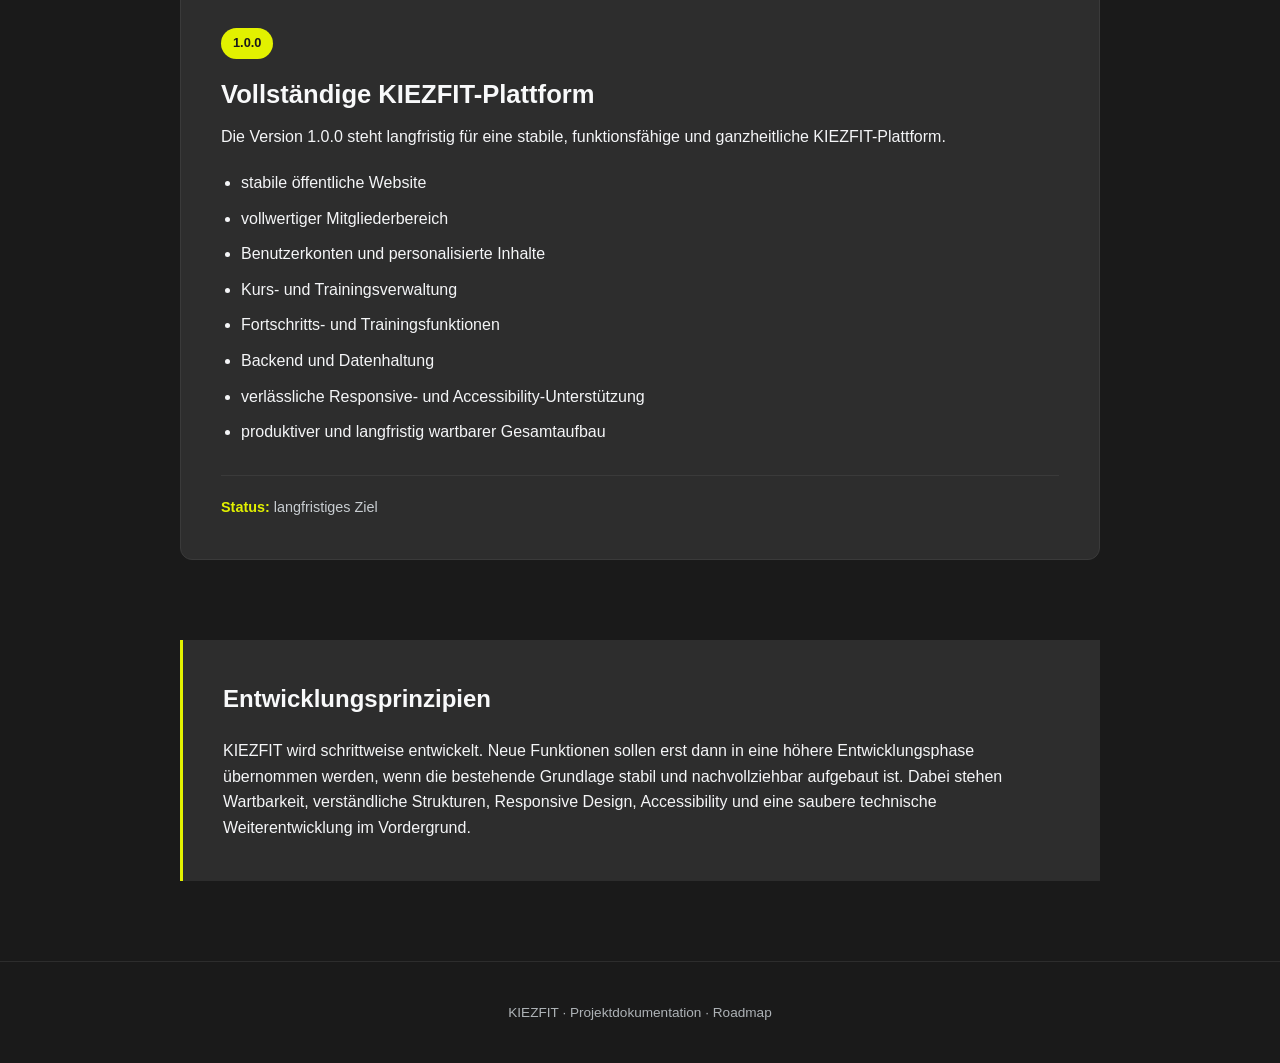
<file: doku/roadmap.html>
<!DOCTYPE html>

<html lang="de">

<head>
    <meta charset="UTF-8">
    <meta name="viewport" content="width=device-width, initial-scale=1.0">

<title>KIEZFIT – Roadmap</title>

<style>
    :root {
        --color-carbon: #1A1A1A;
        --color-off-white: #F4F5F7;
        --color-lime: #E2F100;
        --color-graphite: #2D2D2D;
        --color-white: #F8F9FA;
        --color-border: #3A3A3A;

        --content-width: 1000px;

        --space-sm: 10px;
        --space-md: 15px;
        --space-lg: 20px;
        --space-xl: 30px;
        --space-2xl: 40px;
        --space-3xl: 50px;
        --space-4xl: 60px;
        --space-5xl: 80px;
    }

    * {
        box-sizing: border-box;
    }

    html {
        scroll-behavior: smooth;
    }

    body {
        margin: 0;
        padding: 0;

        font-family: Arial, sans-serif;
        line-height: 1.6;

        background-color: var(--color-carbon);
        color: var(--color-off-white);
    }

    a {
        color: var(--color-lime);
        text-decoration: none;
    }

    a:hover {
        text-decoration: underline;
    }

    header {
        padding: var(--space-lg) var(--space-2xl);

        border-bottom: 1px solid var(--color-graphite);
    }

    .header-content {
        max-width: var(--content-width);
        margin: 0 auto;

        display: flex;
        align-items: center;
        justify-content: space-between;

        gap: var(--space-xl);
    }

    .logo {
        color: var(--color-lime);
        font-size: 1.5rem;
        font-weight: 700;
    }

    nav {
        display: flex;
        flex-wrap: wrap;
        gap: var(--space-lg);
    }

    nav a {
        color: var(--color-off-white);
        font-size: 0.9rem;
    }

    nav a:hover {
        color: var(--color-lime);
    }

    main {
        max-width: var(--content-width);
        margin: 0 auto;
        padding: var(--space-5xl) var(--space-2xl);
    }

    .page-header {
        margin-bottom: var(--space-5xl);
    }

    .page-label {
        margin: 0 0 var(--space-md);

        color: var(--color-lime);
        font-size: 0.8rem;
        font-weight: 700;
        letter-spacing: 3px;
        text-transform: uppercase;
    }

    h1 {
        margin: 0 0 var(--space-lg);

        color: var(--color-white);
        font-size: clamp(2.5rem, 6vw, 4rem);
        line-height: 1.1;
    }

    .intro {
        max-width: 750px;
        margin: 0;

        color: var(--color-off-white);
        font-size: 1.1rem;
    }

    .roadmap {
        display: grid;
        gap: var(--space-xl);
    }

    .roadmap-item {
        position: relative;

        padding: var(--space-2xl);

        background-color: var(--color-graphite);
        border: 1px solid var(--color-border);
        border-radius: 12px;

        transition:
            border-color 0.2s ease,
            transform 0.2s ease;
    }

    .roadmap-item:hover {
        border-color: var(--color-lime);
        transform: translateY(-2px);
    }

    .version {
        display: inline-block;

        margin-bottom: var(--space-md);
        padding: 5px 12px;

        background-color: var(--color-lime);
        color: var(--color-carbon);

        border-radius: 999px;

        font-size: 0.8rem;
        font-weight: 700;
    }

    .roadmap-item h2 {
        margin: 0 0 var(--space-sm);

        color: var(--color-white);
        font-size: 1.6rem;
    }

    .roadmap-item > p {
        margin: 0 0 var(--space-lg);

        color: var(--color-off-white);
    }

    .roadmap-item ul {
        margin: 0;
        padding-left: 20px;
    }

    .roadmap-item li {
        margin-bottom: var(--space-sm);
    }

    .roadmap-item li:last-child {
        margin-bottom: 0;
    }

    .status {
        margin-top: var(--space-xl);
        padding-top: var(--space-lg);

        border-top: 1px solid var(--color-border);

        color: #C8CDD1;
        font-size: 0.9rem;
    }

    .status strong {
        color: var(--color-lime);
    }

    .principles {
        margin-top: var(--space-5xl);
        padding: var(--space-2xl);

        border-left: 3px solid var(--color-lime);
        background-color: var(--color-graphite);
    }

    .principles h2 {
        margin-top: 0;
        color: var(--color-white);
    }

    .principles p {
        margin-bottom: 0;
    }

    footer {
        padding: var(--space-2xl);

        border-top: 1px solid var(--color-graphite);

        text-align: center;

        color: #AEB3B7;
        font-size: 0.85rem;
    }

    @media (max-width: 700px) {
        header {
            padding: var(--space-lg) var(--space-md);
        }

        .header-content {
            align-items: flex-start;
            flex-direction: column;
        }

        nav {
            gap: var(--space-md);
        }

        main {
            padding: var(--space-4xl) var(--space-lg);
        }

        .page-header {
            margin-bottom: var(--space-4xl);
        }

        .roadmap-item {
            padding: var(--space-xl);
        }
    }

    @media (max-width: 450px) {
        main {
            padding: var(--space-3xl) var(--space-md);
        }

        .roadmap-item {
            padding: var(--space-lg);
        }
    }
</style>

</head>

<body>

<header>
    <div class="header-content">

        <a class="logo" href="../index.html">
            KIEZFIT
        </a>

        <nav aria-label="Dokumentationsnavigation">
            <a href="roadmap.html">Roadmap</a>
            <a href="progress.html">Progress</a>
            <a href="design.html">Design</a>
            <a href="technical.html">Technical</a>
            <a href="decisions.html">Decisions</a>
            <a href="issues.html">Issues</a>
            <a href="milestones.html">Milestones</a>
        </nav>

    </div>
</header>

<main>

    <section class="page-header">

        <p class="page-label">KIEZFIT · Entwicklung</p>

        <h1>Roadmap</h1>

        <p class="intro">
            Die Roadmap beschreibt die geplante Entwicklungsrichtung von KIEZFIT.
            Sie zeigt, wie sich das aktuelle statische Fitnessstudio-Projekt
            schrittweise zu einer umfangreicheren digitalen Plattform entwickeln
            kann. Die aufgeführten Versionen stellen Entwicklungsphasen dar und
            sind keine unveränderlichen Feature-Zusagen.
        </p>

    </section>

    <section class="roadmap" aria-label="KIEZFIT Entwicklungsphasen">

        <article class="roadmap-item">

            <span class="version">0.1.x</span>

            <h2>Stabilisierung &amp; Weiterentwicklung</h2>

            <p>
                Nach dem ersten Release steht die technische und visuelle
                Stabilisierung des bestehenden Projekts im Vordergrund.
            </p>

            <ul>
                <li>kleinere technische Fehler und Inkonsistenzen beheben</li>
                <li>bestehende CSS- und JavaScript-Strukturen weiter verbessern</li>
                <li>Responsive Verhalten weiter prüfen</li>
                <li>Accessibility und Bedienbarkeit weiter optimieren</li>
                <li>bestehende Komponenten konsolidieren</li>
                <li>offene Punkte aus dem 0.1.0-Release bearbeiten</li>
            </ul>

            <div class="status">
                <strong>Status:</strong>
                nächste Entwicklungsphase
            </div>

        </article>

        <article class="roadmap-item">

            <span class="version">0.2.x</span>

            <h2>Website-Ausbau</h2>

            <p>
                Die bisherige Landingpage soll schrittweise um zusätzliche
                Inhalte und eigenständige Seiten erweitert werden.
            </p>

            <ul>
                <li>bestehende Unterseiten weiterentwickeln</li>
                <li>Kursangebote ausführlicher darstellen</li>
                <li>Mitgliedschaften und Leistungen erweitern</li>
                <li>Studio- und Kontaktinformationen ausbauen</li>
                <li>Navigation und Seitenstruktur weiterentwickeln</li>
                <li>gemeinsame Komponenten und Layouts vereinheitlichen</li>
            </ul>

            <div class="status">
                <strong>Status:</strong>
                geplante Entwicklungsrichtung
            </div>

        </article>

        <article class="roadmap-item">

            <span class="version">0.3.x</span>

            <h2>Interaktive Funktionen</h2>

            <p>
                KIEZFIT soll von einer überwiegend statischen Website zu einer
                interaktiveren Anwendung weiterentwickelt werden.
            </p>

            <ul>
                <li>interaktive Kursdarstellung</li>
                <li>Formulare und Benutzereingaben</li>
                <li>interaktive Fortschrittsdarstellungen</li>
                <li>erweiterte JavaScript-Funktionen</li>
                <li>clientseitige Datenverarbeitung</li>
                <li>Grundlagen für einen späteren Mitgliederbereich schaffen</li>
            </ul>

            <div class="status">
                <strong>Status:</strong>
                langfristige Entwicklungsrichtung
            </div>

        </article>

        <article class="roadmap-item">

            <span class="version">0.4.x</span>

            <h2>Mitgliederbereich</h2>

            <p>
                Der vorbereitete Mitgliederbereich soll zu einem nutzbaren
                Bereich für registrierte Studio-Mitglieder ausgebaut werden.
            </p>

            <ul>
                <li>Registrierung und Login</li>
                <li>persönliches Profil</li>
                <li>individuelle Trainingspläne</li>
                <li>Fortschrittsübersicht</li>
                <li>persönliche Kursverwaltung</li>
                <li>Nachrichten und Benachrichtigungen</li>
            </ul>

            <div class="status">
                <strong>Status:</strong>
                langfristige Entwicklungsrichtung
            </div>

        </article>

        <article class="roadmap-item">

            <span class="version">0.5.x</span>

            <h2>Backend &amp; Daten</h2>

            <p>
                Für echte Benutzerkonten und personalisierte Funktionen wäre
                eine serverseitige Architektur mit persistenter Datenhaltung
                erforderlich.
            </p>

            <ul>
                <li>Backend-Architektur entwickeln</li>
                <li>Datenbankanbindung</li>
                <li>Benutzer- und Kontoverwaltung</li>
                <li>API-Strukturen</li>
                <li>serverseitige Validierung</li>
                <li>Sicherheits- und Datenschutzkonzept</li>
            </ul>

            <div class="status">
                <strong>Status:</strong>
                langfristige Entwicklungsrichtung
            </div>

        </article>

        <article class="roadmap-item">

            <span class="version">1.0.0</span>

            <h2>Vollständige KIEZFIT-Plattform</h2>

            <p>
                Die Version 1.0.0 steht langfristig für eine stabile,
                funktionsfähige und ganzheitliche KIEZFIT-Plattform.
            </p>

            <ul>
                <li>stabile öffentliche Website</li>
                <li>vollwertiger Mitgliederbereich</li>
                <li>Benutzerkonten und personalisierte Inhalte</li>
                <li>Kurs- und Trainingsverwaltung</li>
                <li>Fortschritts- und Trainingsfunktionen</li>
                <li>Backend und Datenhaltung</li>
                <li>verlässliche Responsive- und Accessibility-Unterstützung</li>
                <li>produktiver und langfristig wartbarer Gesamtaufbau</li>
            </ul>

            <div class="status">
                <strong>Status:</strong>
                langfristiges Ziel
            </div>

        </article>

    </section>

    <section class="principles">

        <h2>Entwicklungsprinzipien</h2>

        <p>
            KIEZFIT wird schrittweise entwickelt. Neue Funktionen sollen erst
            dann in eine höhere Entwicklungsphase übernommen werden, wenn die
            bestehende Grundlage stabil und nachvollziehbar aufgebaut ist.
            Dabei stehen Wartbarkeit, verständliche Strukturen, Responsive
            Design, Accessibility und eine saubere technische Weiterentwicklung
            im Vordergrund.
        </p>

    </section>

</main>

<footer>
    KIEZFIT · Projektdokumentation · Roadmap
</footer>

</body>

</html>
</file>
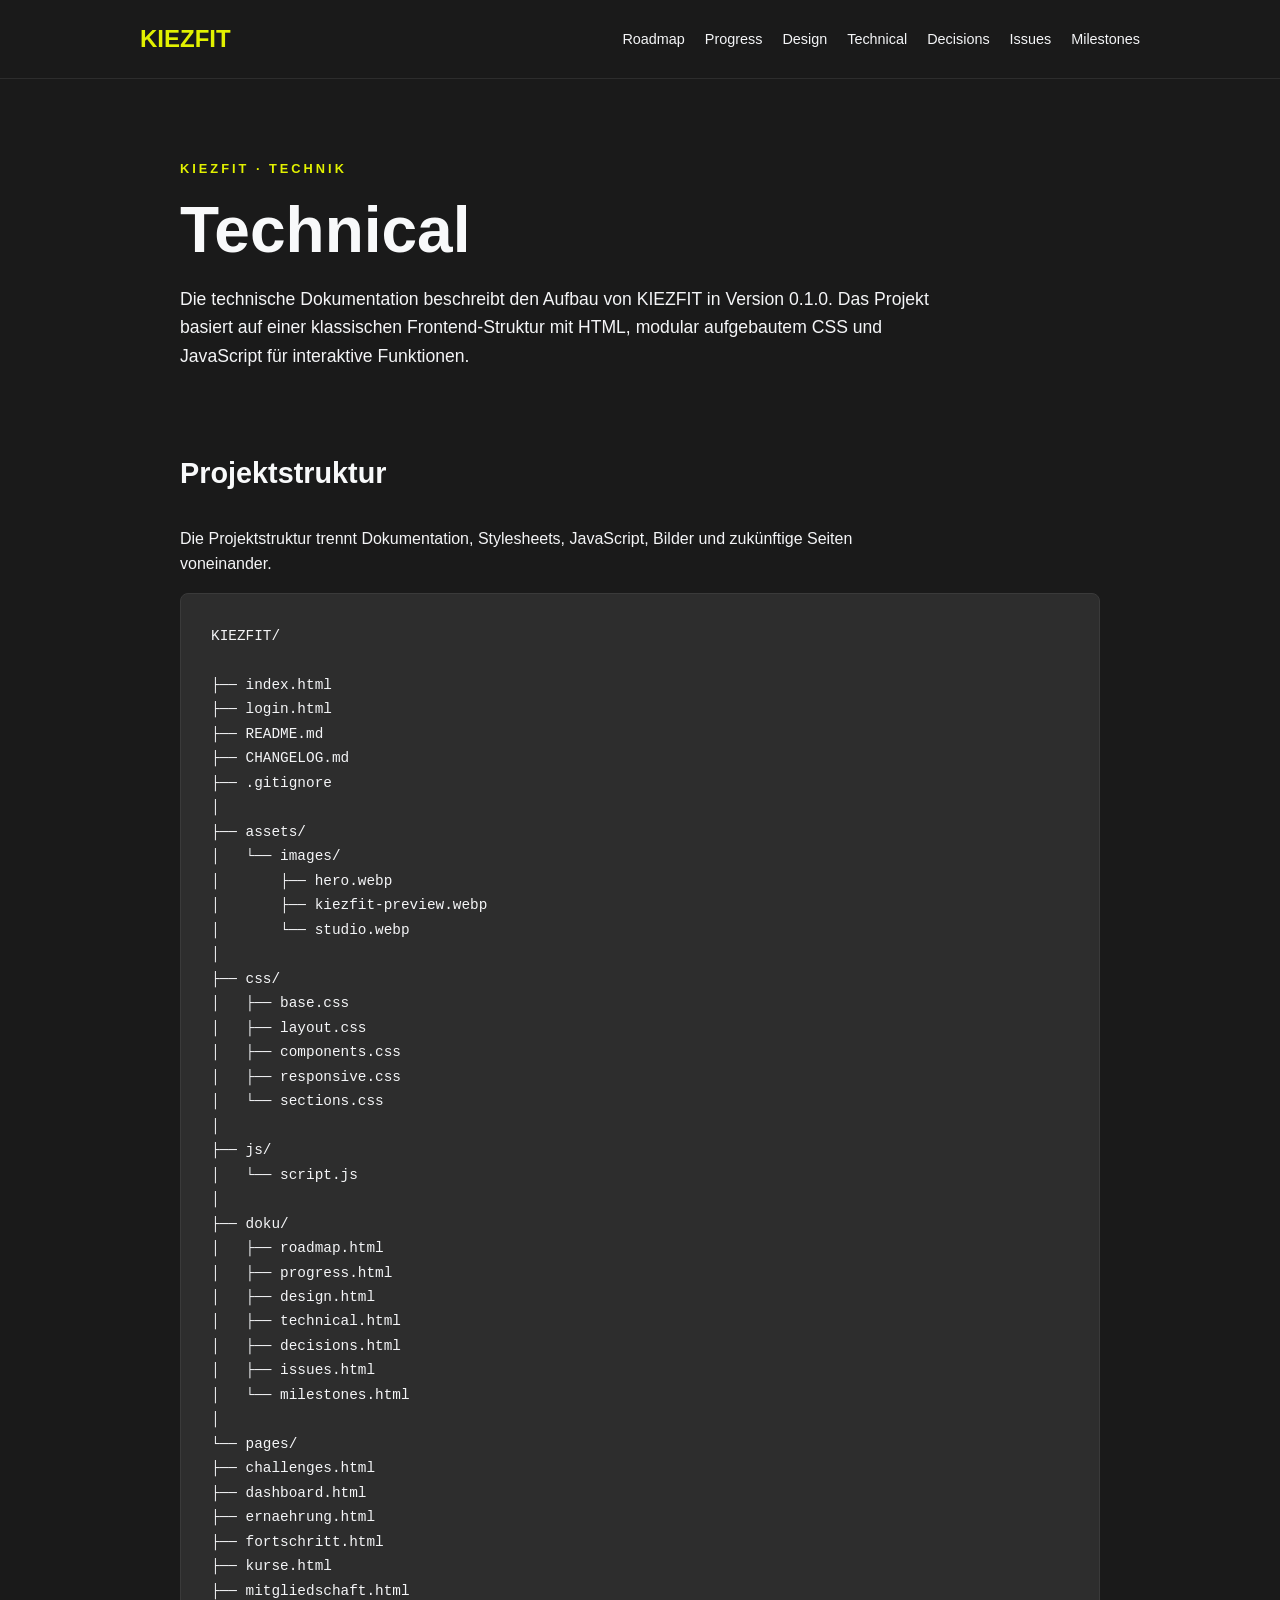
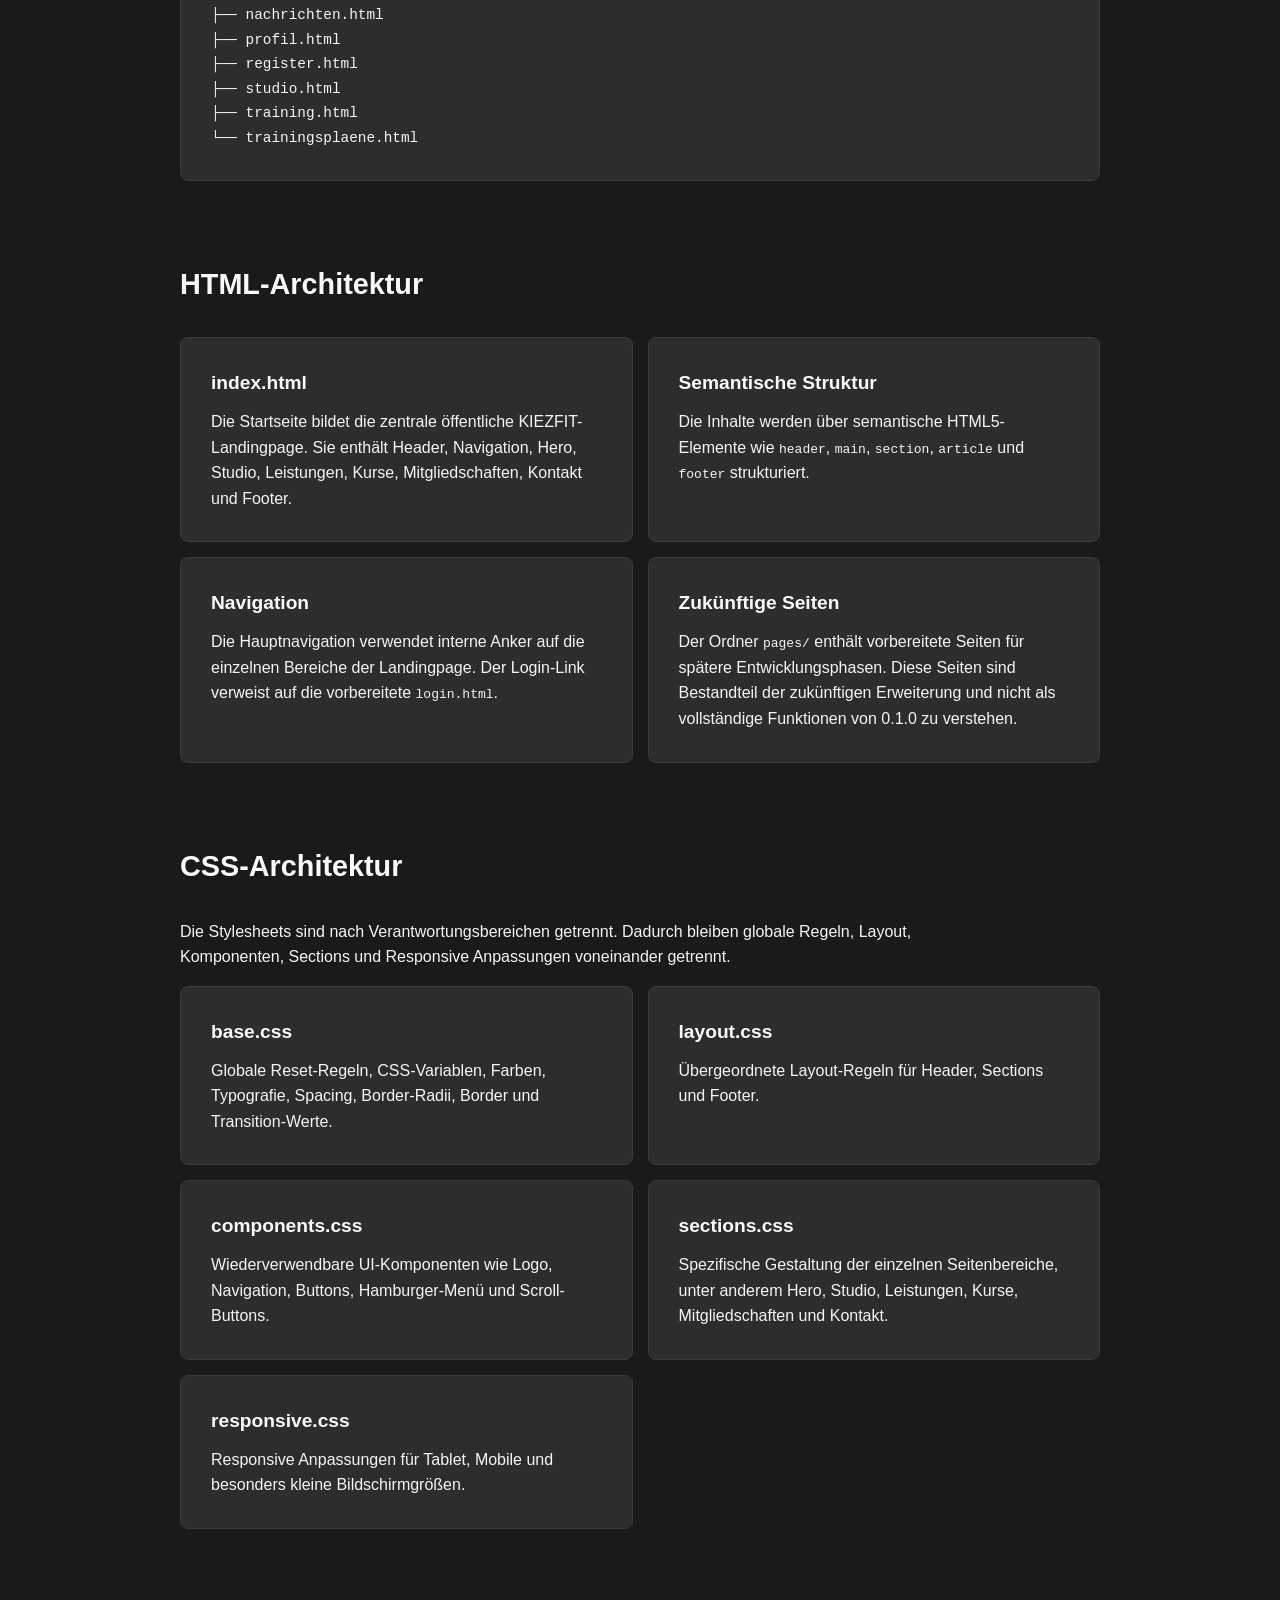
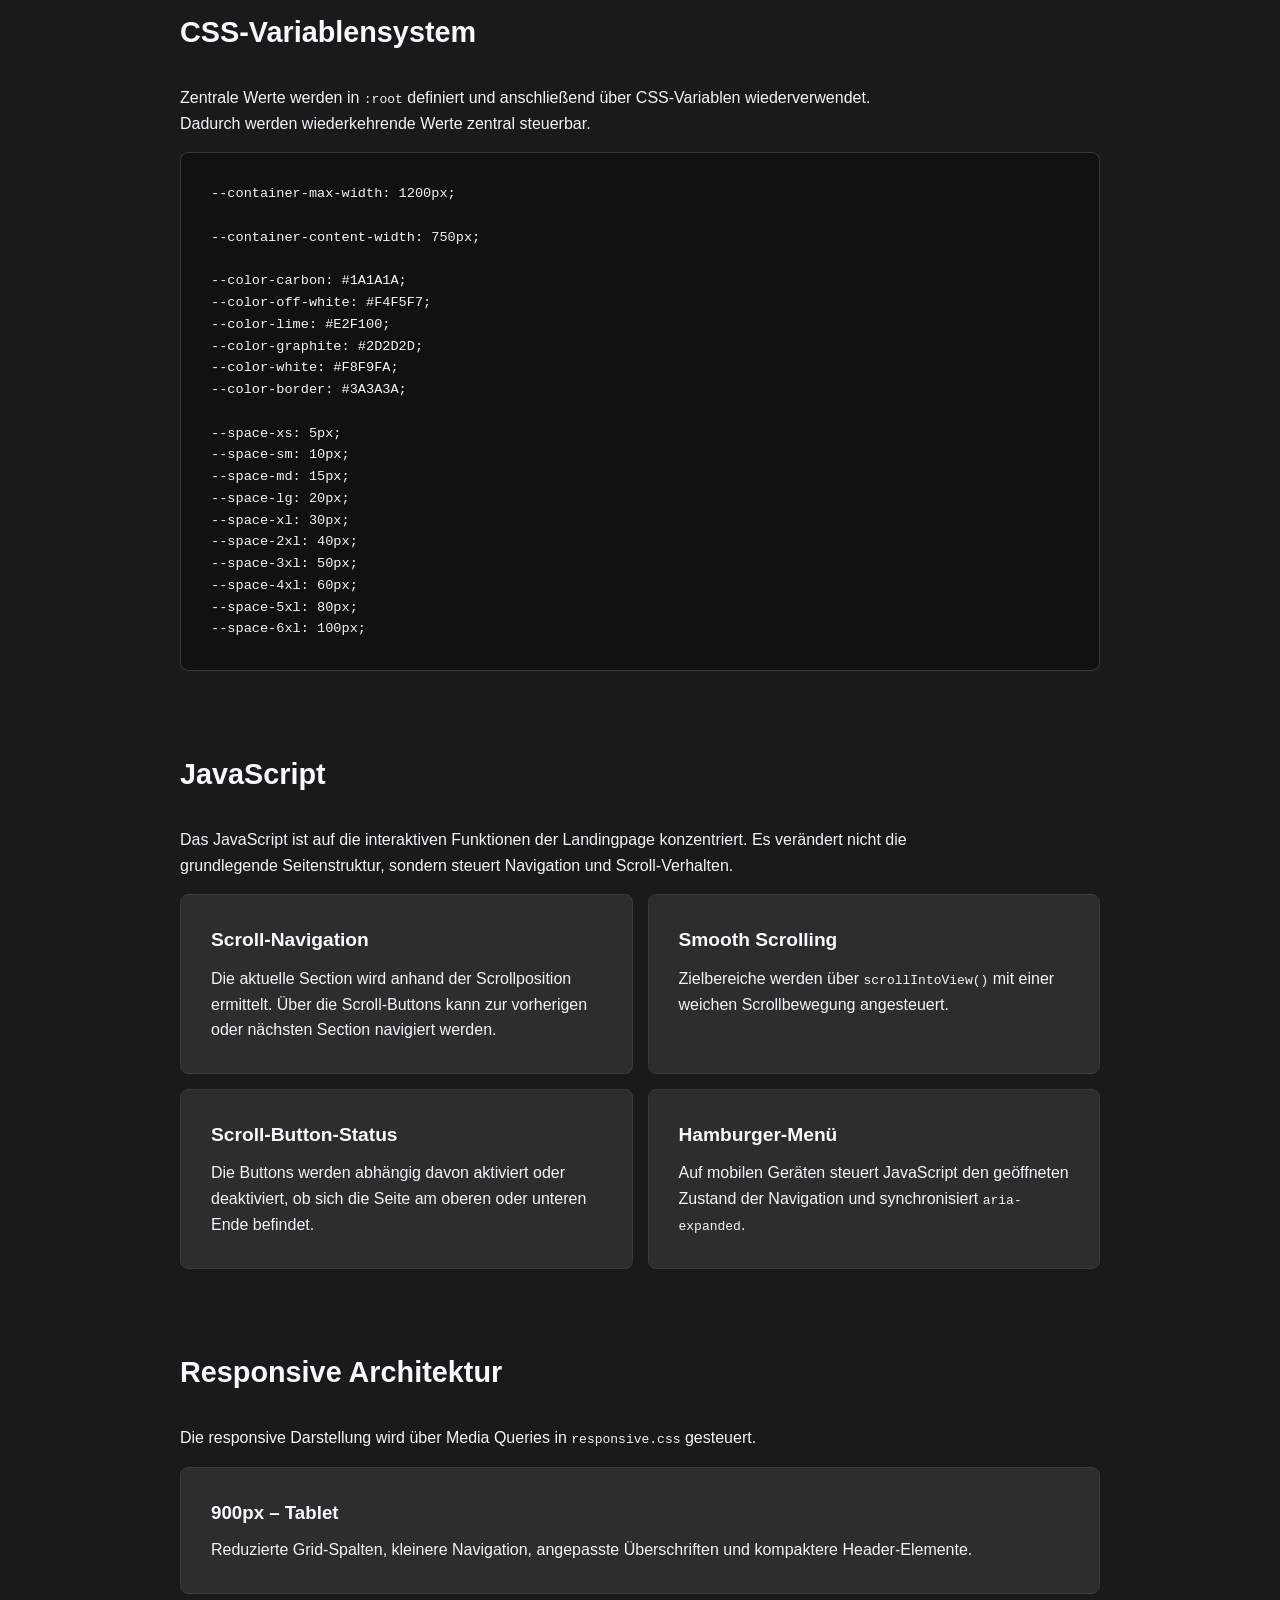
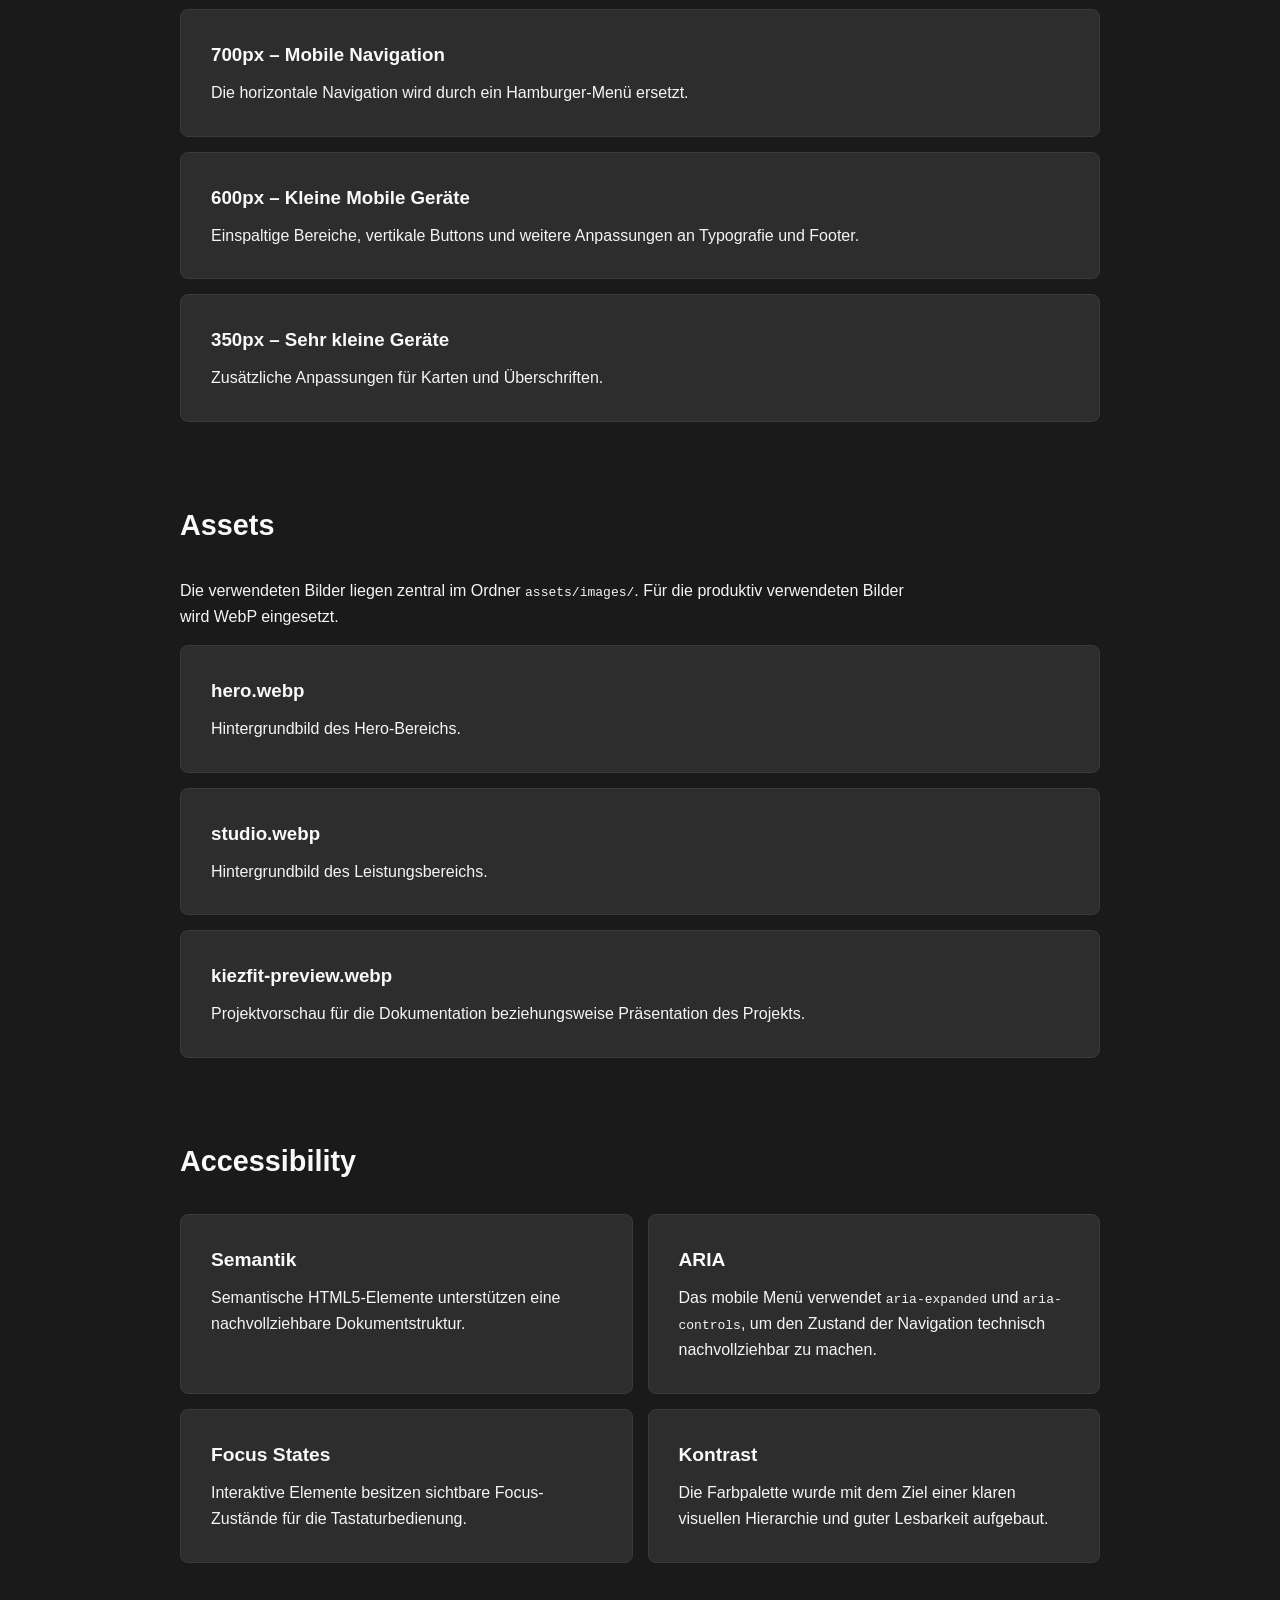
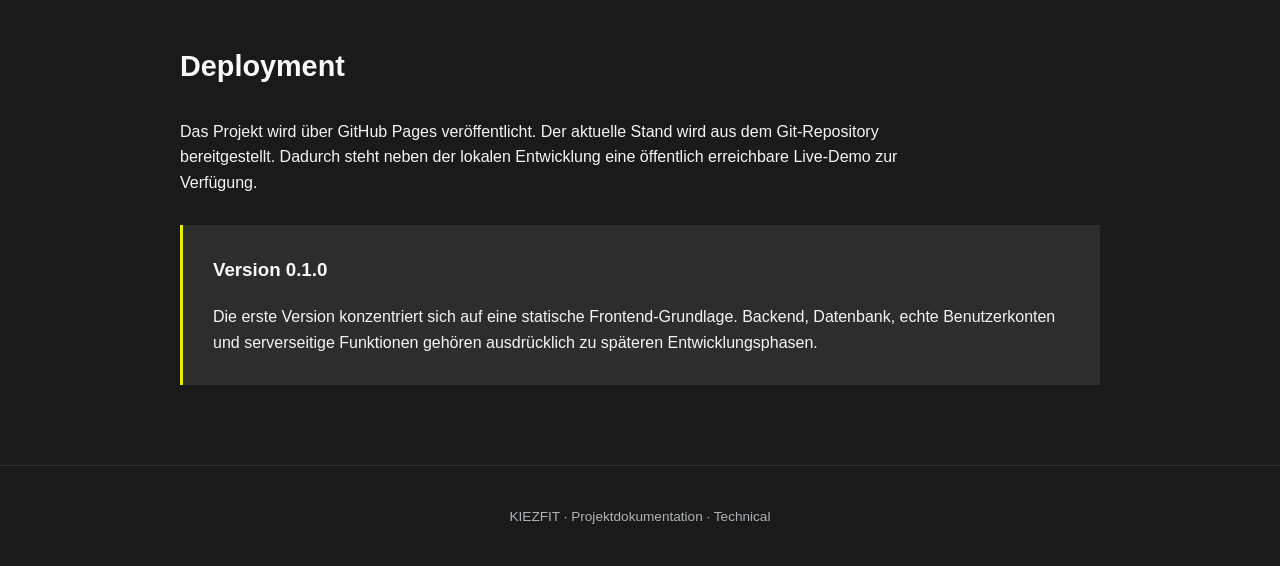
<file: doku/technical.html>
<!DOCTYPE html>

<html lang="de">

<head>
    <meta charset="UTF-8">
    <meta name="viewport" content="width=device-width, initial-scale=1.0">

<title>KIEZFIT – Technical</title>

<style>
    :root {
        --color-carbon: #1A1A1A;
        --color-off-white: #F4F5F7;
        --color-lime: #E2F100;
        --color-graphite: #2D2D2D;
        --color-white: #F8F9FA;
        --color-border: #3A3A3A;

        --content-width: 1000px;

        --space-sm: 10px;
        --space-md: 15px;
        --space-lg: 20px;
        --space-xl: 30px;
        --space-2xl: 40px;
        --space-3xl: 50px;
        --space-4xl: 60px;
        --space-5xl: 80px;
    }

    * {
        box-sizing: border-box;
    }

    html {
        scroll-behavior: smooth;
    }

    body {
        margin: 0;

        font-family: Arial, sans-serif;
        line-height: 1.6;

        background-color: var(--color-carbon);
        color: var(--color-off-white);
    }

    a {
        color: var(--color-lime);
        text-decoration: none;
    }

    a:hover {
        text-decoration: underline;
    }

    header {
        padding: var(--space-lg) var(--space-2xl);
        border-bottom: 1px solid var(--color-graphite);
    }

    .header-content {
        max-width: var(--content-width);
        margin: 0 auto;

        display: flex;
        align-items: center;
        justify-content: space-between;

        gap: var(--space-xl);
    }

    .logo {
        color: var(--color-lime);
        font-size: 1.5rem;
        font-weight: 700;
    }

    nav {
        display: flex;
        flex-wrap: wrap;
        gap: var(--space-lg);
    }

    nav a {
        color: var(--color-off-white);
        font-size: 0.9rem;
    }

    nav a:hover {
        color: var(--color-lime);
    }

    main {
        max-width: var(--content-width);
        margin: 0 auto;
        padding: var(--space-5xl) var(--space-2xl);
    }

    .page-header {
        margin-bottom: var(--space-5xl);
    }

    .page-label {
        margin: 0 0 var(--space-md);

        color: var(--color-lime);
        font-size: 0.8rem;
        font-weight: 700;
        letter-spacing: 3px;
        text-transform: uppercase;
    }

    h1 {
        margin: 0 0 var(--space-lg);

        color: var(--color-white);
        font-size: clamp(2.5rem, 6vw, 4rem);
        line-height: 1.1;
    }

    .intro {
        max-width: 750px;
        margin: 0;

        font-size: 1.1rem;
    }

    .technical-section {
        margin-bottom: var(--space-5xl);
    }

    .technical-section:last-child {
        margin-bottom: 0;
    }

    .technical-section h2 {
        margin: 0 0 var(--space-xl);

        color: var(--color-white);
        font-size: 1.8rem;
    }

    .technical-section > p {
        max-width: 750px;
        margin-top: 0;
    }

    .file-tree {
        margin: 0;
        padding: var(--space-xl);

        overflow-x: auto;

        background-color: var(--color-graphite);
        border: 1px solid var(--color-border);
        border-radius: 8px;

        color: var(--color-off-white);
        font-family: Consolas, "Courier New", monospace;
        font-size: 0.9rem;
        line-height: 1.7;
    }

    .architecture-grid {
        display: grid;
        grid-template-columns: repeat(2, 1fr);
        gap: var(--space-md);
    }

    .architecture-card {
        padding: var(--space-xl);

        background-color: var(--color-graphite);
        border: 1px solid var(--color-border);
        border-radius: 8px;
    }

    .architecture-card h3 {
        margin: 0 0 var(--space-sm);

        color: var(--color-white);
        font-size: 1.2rem;
    }

    .architecture-card p {
        margin: 0;
    }

    .architecture-card ul {
        margin-bottom: 0;
        padding-left: 20px;
    }

    .code-block {
        margin: 0;

        padding: var(--space-xl);

        overflow-x: auto;

        background-color: #111;
        border: 1px solid var(--color-border);
        border-radius: 8px;

        color: var(--color-off-white);
        font-family: Consolas, "Courier New", monospace;
        font-size: 0.85rem;
        line-height: 1.6;
    }

    .breakpoint-list,
    .asset-list {
        display: grid;
        gap: var(--space-md);
    }

    .breakpoint,
    .asset {
        padding: var(--space-xl);

        background-color: var(--color-graphite);
        border: 1px solid var(--color-border);
        border-radius: 8px;
    }

    .breakpoint h3,
    .asset h3 {
        margin: 0 0 var(--space-sm);

        color: var(--color-white);
    }

    .breakpoint p,
    .asset p {
        margin: 0;
    }

    .note {
        margin-top: var(--space-xl);
        padding: var(--space-xl);

        background-color: var(--color-graphite);
        border-left: 3px solid var(--color-lime);
    }

    .note h3 {
        margin-top: 0;
        color: var(--color-white);
    }

    .note p {
        margin-bottom: 0;
    }

    footer {
        padding: var(--space-2xl);

        border-top: 1px solid var(--color-graphite);

        text-align: center;

        color: #AEB3B7;
        font-size: 0.85rem;
    }

    @media (max-width: 700px) {
        header {
            padding: var(--space-lg) var(--space-md);
        }

        .header-content {
            align-items: flex-start;
            flex-direction: column;
        }

        nav {
            gap: var(--space-md);
        }

        main {
            padding: var(--space-4xl) var(--space-lg);
        }

        .architecture-grid {
            grid-template-columns: 1fr;
        }
    }

    @media (max-width: 450px) {
        main {
            padding: var(--space-3xl) var(--space-md);
        }
    }
</style>

</head>

<body>

<header>
    <div class="header-content">

        <a class="logo" href="../index.html">
            KIEZFIT
        </a>

        <nav aria-label="Dokumentationsnavigation">
            <a href="roadmap.html">Roadmap</a>
            <a href="progress.html">Progress</a>
            <a href="design.html">Design</a>
            <a href="technical.html">Technical</a>
            <a href="decisions.html">Decisions</a>
            <a href="issues.html">Issues</a>
            <a href="milestones.html">Milestones</a>
        </nav>

    </div>
</header>

<main>

    <section class="page-header">

        <p class="page-label">KIEZFIT · Technik</p>

        <h1>Technical</h1>

        <p class="intro">
            Die technische Dokumentation beschreibt den Aufbau von KIEZFIT
            in Version 0.1.0. Das Projekt basiert auf einer klassischen
            Frontend-Struktur mit HTML, modular aufgebautem CSS und
            JavaScript für interaktive Funktionen.
        </p>

    </section>

    <section class="technical-section">

        <h2>Projektstruktur</h2>

        <p>
            Die Projektstruktur trennt Dokumentation, Stylesheets,
            JavaScript, Bilder und zukünftige Seiten voneinander.
        </p>

        <pre class="file-tree">KIEZFIT/

├── index.html
├── login.html
├── README.md
├── CHANGELOG.md
├── .gitignore
│
├── assets/
│   └── images/
│       ├── hero.webp
│       ├── kiezfit-preview.webp
│       └── studio.webp
│
├── css/
│   ├── base.css
│   ├── layout.css
│   ├── components.css
│   ├── responsive.css
│   └── sections.css
│
├── js/
│   └── script.js
│
├── doku/
│   ├── roadmap.html
│   ├── progress.html
│   ├── design.html
│   ├── technical.html
│   ├── decisions.html
│   ├── issues.html
│   └── milestones.html
│
└── pages/
├── challenges.html
├── dashboard.html
├── ernaehrung.html
├── fortschritt.html
├── kurse.html
├── mitgliedschaft.html
├── nachrichten.html
├── profil.html
├── register.html
├── studio.html
├── training.html
└── trainingsplaene.html</pre>

    </section>

    <section class="technical-section">

        <h2>HTML-Architektur</h2>

        <div class="architecture-grid">

            <article class="architecture-card">
                <h3>index.html</h3>
                <p>
                    Die Startseite bildet die zentrale öffentliche
                    KIEZFIT-Landingpage. Sie enthält Header, Navigation,
                    Hero, Studio, Leistungen, Kurse, Mitgliedschaften,
                    Kontakt und Footer.
                </p>
            </article>

            <article class="architecture-card">
                <h3>Semantische Struktur</h3>
                <p>
                    Die Inhalte werden über semantische HTML5-Elemente
                    wie <code>header</code>, <code>main</code>,
                    <code>section</code>, <code>article</code> und
                    <code>footer</code> strukturiert.
                </p>
            </article>

            <article class="architecture-card">
                <h3>Navigation</h3>
                <p>
                    Die Hauptnavigation verwendet interne Anker auf die
                    einzelnen Bereiche der Landingpage. Der Login-Link
                    verweist auf die vorbereitete <code>login.html</code>.
                </p>
            </article>

            <article class="architecture-card">
                <h3>Zukünftige Seiten</h3>
                <p>
                    Der Ordner <code>pages/</code> enthält vorbereitete
                    Seiten für spätere Entwicklungsphasen. Diese Seiten
                    sind Bestandteil der zukünftigen Erweiterung und
                    nicht als vollständige Funktionen von 0.1.0 zu
                    verstehen.
                </p>
            </article>

        </div>

    </section>

    <section class="technical-section">

        <h2>CSS-Architektur</h2>

        <p>
            Die Stylesheets sind nach Verantwortungsbereichen getrennt.
            Dadurch bleiben globale Regeln, Layout, Komponenten,
            Sections und Responsive Anpassungen voneinander getrennt.
        </p>

        <div class="architecture-grid">

            <article class="architecture-card">
                <h3>base.css</h3>
                <p>
                    Globale Reset-Regeln, CSS-Variablen, Farben,
                    Typografie, Spacing, Border-Radii, Border und
                    Transition-Werte.
                </p>
            </article>

            <article class="architecture-card">
                <h3>layout.css</h3>
                <p>
                    Übergeordnete Layout-Regeln für Header, Sections
                    und Footer.
                </p>
            </article>

            <article class="architecture-card">
                <h3>components.css</h3>
                <p>
                    Wiederverwendbare UI-Komponenten wie Logo,
                    Navigation, Buttons, Hamburger-Menü und
                    Scroll-Buttons.
                </p>
            </article>

            <article class="architecture-card">
                <h3>sections.css</h3>
                <p>
                    Spezifische Gestaltung der einzelnen Seitenbereiche,
                    unter anderem Hero, Studio, Leistungen, Kurse,
                    Mitgliedschaften und Kontakt.
                </p>
            </article>

            <article class="architecture-card">
                <h3>responsive.css</h3>
                <p>
                    Responsive Anpassungen für Tablet, Mobile und
                    besonders kleine Bildschirmgrößen.
                </p>
            </article>

        </div>

    </section>

    <section class="technical-section">

        <h2>CSS-Variablensystem</h2>

        <p>
            Zentrale Werte werden in <code>:root</code> definiert und
            anschließend über CSS-Variablen wiederverwendet.
            Dadurch werden wiederkehrende Werte zentral steuerbar.
        </p>

        <pre class="code-block">--container-max-width: 1200px;

--container-content-width: 750px;

--color-carbon: #1A1A1A;
--color-off-white: #F4F5F7;
--color-lime: #E2F100;
--color-graphite: #2D2D2D;
--color-white: #F8F9FA;
--color-border: #3A3A3A;

--space-xs: 5px;
--space-sm: 10px;
--space-md: 15px;
--space-lg: 20px;
--space-xl: 30px;
--space-2xl: 40px;
--space-3xl: 50px;
--space-4xl: 60px;
--space-5xl: 80px;
--space-6xl: 100px;</pre>

    </section>

    <section class="technical-section">

        <h2>JavaScript</h2>

        <p>
            Das JavaScript ist auf die interaktiven Funktionen der
            Landingpage konzentriert. Es verändert nicht die grundlegende
            Seitenstruktur, sondern steuert Navigation und Scroll-Verhalten.
        </p>

        <div class="architecture-grid">

            <article class="architecture-card">
                <h3>Scroll-Navigation</h3>
                <p>
                    Die aktuelle Section wird anhand der Scrollposition
                    ermittelt. Über die Scroll-Buttons kann zur vorherigen
                    oder nächsten Section navigiert werden.
                </p>
            </article>

            <article class="architecture-card">
                <h3>Smooth Scrolling</h3>
                <p>
                    Zielbereiche werden über
                    <code>scrollIntoView()</code> mit einer weichen
                    Scrollbewegung angesteuert.
                </p>
            </article>

            <article class="architecture-card">
                <h3>Scroll-Button-Status</h3>
                <p>
                    Die Buttons werden abhängig davon aktiviert oder
                    deaktiviert, ob sich die Seite am oberen oder unteren
                    Ende befindet.
                </p>
            </article>

            <article class="architecture-card">
                <h3>Hamburger-Menü</h3>
                <p>
                    Auf mobilen Geräten steuert JavaScript den geöffneten
                    Zustand der Navigation und synchronisiert
                    <code>aria-expanded</code>.
                </p>
            </article>

        </div>

    </section>

    <section class="technical-section">

        <h2>Responsive Architektur</h2>

        <p>
            Die responsive Darstellung wird über Media Queries in
            <code>responsive.css</code> gesteuert.
        </p>

        <div class="breakpoint-list">

            <article class="breakpoint">
                <h3>900px – Tablet</h3>
                <p>
                    Reduzierte Grid-Spalten, kleinere Navigation,
                    angepasste Überschriften und kompaktere
                    Header-Elemente.
                </p>
            </article>

            <article class="breakpoint">
                <h3>700px – Mobile Navigation</h3>
                <p>
                    Die horizontale Navigation wird durch ein
                    Hamburger-Menü ersetzt.
                </p>
            </article>

            <article class="breakpoint">
                <h3>600px – Kleine Mobile Geräte</h3>
                <p>
                    Einspaltige Bereiche, vertikale Buttons und weitere
                    Anpassungen an Typografie und Footer.
                </p>
            </article>

            <article class="breakpoint">
                <h3>350px – Sehr kleine Geräte</h3>
                <p>
                    Zusätzliche Anpassungen für Karten und Überschriften.
                </p>
            </article>

        </div>

    </section>

    <section class="technical-section">

        <h2>Assets</h2>

        <p>
            Die verwendeten Bilder liegen zentral im Ordner
            <code>assets/images/</code>. Für die produktiv verwendeten
            Bilder wird WebP eingesetzt.
        </p>

        <div class="asset-list">

            <article class="asset">
                <h3>hero.webp</h3>
                <p>
                    Hintergrundbild des Hero-Bereichs.
                </p>
            </article>

            <article class="asset">
                <h3>studio.webp</h3>
                <p>
                    Hintergrundbild des Leistungsbereichs.
                </p>
            </article>

            <article class="asset">
                <h3>kiezfit-preview.webp</h3>
                <p>
                    Projektvorschau für die Dokumentation beziehungsweise
                    Präsentation des Projekts.
                </p>
            </article>

        </div>

    </section>

    <section class="technical-section">

        <h2>Accessibility</h2>

        <div class="architecture-grid">

            <article class="architecture-card">
                <h3>Semantik</h3>
                <p>
                    Semantische HTML5-Elemente unterstützen eine
                    nachvollziehbare Dokumentstruktur.
                </p>
            </article>

            <article class="architecture-card">
                <h3>ARIA</h3>
                <p>
                    Das mobile Menü verwendet
                    <code>aria-expanded</code> und
                    <code>aria-controls</code>, um den Zustand der
                    Navigation technisch nachvollziehbar zu machen.
                </p>
            </article>

            <article class="architecture-card">
                <h3>Focus States</h3>
                <p>
                    Interaktive Elemente besitzen sichtbare
                    Focus-Zustände für die Tastaturbedienung.
                </p>
            </article>

            <article class="architecture-card">
                <h3>Kontrast</h3>
                <p>
                    Die Farbpalette wurde mit dem Ziel einer klaren
                    visuellen Hierarchie und guter Lesbarkeit aufgebaut.
                </p>
            </article>

        </div>

    </section>

    <section class="technical-section">

        <h2>Deployment</h2>

        <p>
            Das Projekt wird über GitHub Pages veröffentlicht. Der
            aktuelle Stand wird aus dem Git-Repository bereitgestellt.
            Dadurch steht neben der lokalen Entwicklung eine öffentlich
            erreichbare Live-Demo zur Verfügung.
        </p>

        <div class="note">

            <h3>Version 0.1.0</h3>

            <p>
                Die erste Version konzentriert sich auf eine statische
                Frontend-Grundlage. Backend, Datenbank, echte
                Benutzerkonten und serverseitige Funktionen gehören
                ausdrücklich zu späteren Entwicklungsphasen.
            </p>

        </div>

    </section>

</main>

<footer>
    KIEZFIT · Projektdokumentation · Technical
</footer>

</body>

</html>
</file>
<file: css/base.css>
/* ==================================================
   RESET & GLOBALE EINSTELLUNGEN
   ================================================== */

* {
    box-sizing: border-box;
}

html {
    scroll-behavior: smooth;
}

html,
body {
    width: 100%;
    overflow-x: hidden;
}

body {
    margin: 0;

    font-family: var(--font-family-base);

    background-color: var(--color-carbon);
    color: var(--color-off-white);
}

:root {

    /* ==================================================
      LAYOUT
      ================================================== */

    --container-max-width: 1200px;
    --container-content-width: 750px;

    --section-padding-x: var(--space-2xl);
    --section-padding-y: var(--space-6xl);

    --grid-gap: 25px;
    --card-padding: 35px;

    /* ==================================================
       COLORS
       ================================================== */

    --color-carbon: #1A1A1A;
    --color-off-white: #F4F5F7;
    --color-lime: #E2F100;
    --color-graphite: #2D2D2D;

    --color-white: #F8F9FA;
    --color-border: #3A3A3A;


    /* ==================================================
       TYPOGRAPHY
       ================================================== */

    --font-family-base: Arial, sans-serif;

    --font-size-xs: 0.75rem;
    --font-size-small: 0.875rem;
    --font-size-body: 1rem;
    --font-size-large: 1.125rem;

    --font-size-h4: 1.375rem;
    --font-size-h3: 1.625rem;
    --font-size-h2: 2.625rem;
    --font-size-h1: 4rem;

    --font-weight-regular: 400;
    --font-weight-medium: 500;
    --font-weight-bold: 700;

    --line-height-tight: 1.1;
    --line-height-heading: 1.2;
    --line-height-body: 1.6;

    /* ==================================================
      SPACING
      ================================================== */

    --space-xs: 5px;
    --space-sm: 10px;
    --space-md: 15px;
    --space-lg: 20px;
    --space-xl: 30px;
    --space-2xl: 40px;
    --space-3xl: 50px;
    --space-4xl: 60px;
    --space-5xl: 80px;
    --space-6xl: 100px;

    /* ==================================================
       BORDER RADIUS
       ================================================== */

    --radius-sm: 6px;
    --radius-md: 8px;
    --radius-lg: 12px;
    --radius-pill: 999px;

    /* ==================================================
       BORDERS
       ================================================== */

    --border-width-thin: 1px;
    --border-width-medium: 2px;

    /* ==================================================
       TRANSITIONS
       ================================================== */

    --transition-fast: 0.2s ease;
    --transition-normal: 0.25s ease;
}
</file>
<file: css/layout.css>
/* ==================================================
   HEADER - LAYOUT
   ================================================== */

header {
    position: relative;
    display: flex;
    align-items: center;
    justify-content: space-between;

    padding: var(--space-lg) var(--space-2xl);

    background-color: var(--color-carbon);
    border-bottom: 0.5px solid var(--color-graphite);
}

/* ==================================================
   ALLGEMEINE SECTION-BEREICHE
   ================================================== */

.studio,
.leistungen,
.kurse,
.mitgliedschaften,
.kontakt {
    padding: var(--section-padding-y) var(--section-padding-x);
}

/* ==================================================
   FOOTER - LAYOUT
   ================================================== */

footer {
    padding: var(--space-4xl) var(--space-2xl) 25px;

    background-color: var(--color-carbon);

    border-top: 1px solid var(--color-graphite);
}

.footer-content {
    max-width: var(--container-max-width);

    margin: 0 auto 50px auto;

    display: grid;

    grid-template-columns: 2fr 1fr 1fr 1fr;

    gap: 50px;
}

.footer-bottom {
    max-width: var(--container-max-width);

    margin: 0 auto;

    padding-top: 25px;

    border-top: 1px solid var(--color-graphite);

    display: flex;
    justify-content: space-between;
    align-items: center;

    font-size: 14px;
}
</file>
<file: css/components.css>
/* ==================================================
   LOGO
   ================================================== */

.logo a {
    display: inline-flex;
    align-items: flex-start;

    color: var(--color-lime);
    text-decoration: none;

    font-size: var(--font-size-h3);
    font-weight: var(--font-weight-bold);
}

.logo a sub {
    position: relative;
    top: -0.1em;

    margin-left: 2px;

    font-size: 0.45em;
    line-height: 1;

    vertical-align: super;
}

/* ==================================================
   NAVIGATION
   ================================================== */

nav {
    display: flex;
    gap: var(--grid-gap);
    flex-shrink: 1;
}

nav a {
    color: var(--color-off-white);
    text-decoration: none;

    transition: color var(--transition-fast);
}

nav a:hover {
    color: var(--color-lime);
}  

/* ==================================================
   HEADER ACTIONS / LOGIN
   ================================================== */

.header-actions {
    display: flex;
    align-items: center;

    flex-shrink: 0;
}

.login-button {
    display: inline-block;

    padding: 9px 14px;

    border-radius: var(--radius-md);

    background-color: var(--color-lime);
    color: var(--color-carbon);

    text-decoration: none;

    font-size: var(--font-size-small);
    font-weight: var(--font-weight-bold);

    transition:
        transform var(--transition-fast),
        background-color var(--transition-fast);
}

.login-button:hover {
    transform: translateY(-2px);
}

/* ==================================================
   ALLGEMEINE BUTTONS (OPTIMIERT)
   ================================================== */

.primary-button {
    display: inline-block;

    padding: 14px 28px;

    border-radius: var(--radius-sm);

    background-color: var(--color-lime);
    color: var(--color-carbon);

    text-decoration: none;

    font-weight: var(--font-weight-bold);

    transition:
        transform var(--transition-fast),
        opacity var(--transition-fast);
}

.primary-button:hover {
    transform: translateY(-2px);
    opacity: 0.9;
}

.secondary-button {
    display: inline-block;

    padding: 14px 28px;

    border: 2px solid var(--color-off-white);
    border-radius: var(--radius-sm);

    color: var(--color-off-white);

    text-decoration: none;

    font-weight: var(--font-weight-bold);

    transition:
        border-color var(--transition-fast),
        color var(--transition-fast),
        background-color var(--transition-fast);
}

.secondary-button:hover {
    border-color: var(--color-lime);
    color: var(--color-lime);
    background-color: rgba(226, 241, 0, 0.05); /* Zartes Aufleuchten bei Hover */
}

/* ==================================================
   KURSE – BUTTON
   ================================================== */

.kurs-button {
    align-self: center;

    padding: 12px 20px;

    border-radius: var(--radius-md);

    background-color: var(--color-lime);
    color: var(--color-carbon);

    text-decoration: none;

    font-weight: var(--font-weight-bold);

    white-space: nowrap;
}

/* ==================================================
   MITGLIEDSCHAFTEN – BUTTON
   ================================================== */

.membership-button {
    display: block;

    margin-top: auto;
    padding: 14px 20px;

    border-radius: var(--radius-md);

    background-color: var(--color-lime);
    color: var(--color-carbon);

    text-align: center;
    text-decoration: none;

    font-weight: var(--font-weight-bold);
}

.membership-card:not(.membership-featured) .membership-button {
    background-color: transparent;
    color: var(--color-off-white);

    border: var(--border-width-thin) solid var(--color-off-white);
}


/* ==================================================
   HAMBURGER
   ================================================== */

.hamburger {
    display: none;

    flex-direction: column;
    justify-content: center;

    gap: 5px;

    padding: 8px;

    border: none;

    background: none;

    cursor: pointer;
}

.hamburger span {
    display: block;

    width: 25px;
    height: 2px;

    background-color: var(--color-off-white);

    transition:
        transform 0.2s ease,
        opacity 0.2s ease;
}

.hamburger.active span:nth-child(1) {
    transform: translateY(7px) rotate(45deg);
}

.hamburger.active span:nth-child(2) {
    opacity: 0;
}

.hamburger.active span:nth-child(3) {
    transform: translateY(-7px) rotate(-45deg);
}

.hamburger:focus-visible {
    outline: 2px solid var(--color-lime);
    outline-offset: 4px;
    border-radius: 4px;
}

/* ==================================================
   SCROLL-BUTTON
   ================================================== */

.scroll-button {
    position: fixed;

    top: 50%;
    right: 20px;

    transform: translateY(-50%);

    display: flex;
    flex-direction: column;

    z-index: 1000;
}

.scroll-button button {
    position: relative;

    width: 45px;
    height: 45px;

    border: 1px solid var(--color-lime);

    background-color: var(--color-carbon);
    color: var(--color-off-white);

    cursor: pointer;

    transition:
        background-color var(--transition-fast),
        transform var(--transition-fast),
        opacity var(--transition-fast);
}

.scroll-button button::before {
    position: absolute;

    top: 50%;
    left: 50%;

    transform: translate(-50%, -50%);

    font-size: 20px;
    line-height: 1;
}

.scroll-button button:first-child::before {
    content: "↑";
}

.scroll-button button:last-child::before {
    content: "↓";
}


/* Abgerundete Ecken */

.scroll-button button:first-child {
    border-radius: 8px 8px 0 0;
}

.scroll-button button:last-child {
    border-radius: 0 0 8px 8px;
}


/* Hover */

.scroll-button button:hover:not(:disabled) {
    background-color: var(--color-graphite);

    transform: scale(1.05);
}


/* Active */

.scroll-button button:active:not(:disabled) {
    transform: scale(0.95);
}

/* Disabled */
.scroll-button button:disabled {
    opacity: 0.3;

    cursor: default;

    pointer-events: none;
}

#scroll-top:focus-visible,
#scroll-bottom:focus-visible {
    outline: 2px solid var(--color-lime);
    outline-offset: 3px;
}

/* ==================================================
   BUTTONS – ACTIVE
   ================================================== */

.primary-button:active,
.secondary-button:active,
.login-button:active,
.kurs-button:active,
.membership-button:active {
    transform: scale(0.97);
}

/* ==================================================
   INTERAKTION – FOCUS
   ================================================== */

.primary-button:focus-visible,
.secondary-button:focus-visible,
.login-button:focus-visible,
.kurs-button:focus-visible,
.membership-button:focus-visible,
nav a:focus-visible,
.logo a:focus-visible {
    outline: 2px solid var(--color-lime);
    outline-offset: 4px;
}

.footer-column a:focus-visible,
.footer-legal a:focus-visible {
    outline: 2px solid var(--color-lime);
    outline-offset: 4px;
}
</file>
<file: css/sections.css>
/* ==================================================
   HERO
   ================================================== */

.hero {
    min-height: 600px;

    display: flex;
    align-items: center;
    justify-content: center;

    padding: var(--space-4xl) var(--space-2xl);

    text-align: center;

    background-color: var(--color-carbon);
    
    background-image: url("../assets/images/hero.webp");
    background-size: cover;
    background-position: center;
    background-repeat: no-repeat;
}

/* Semi-transparenter Box-Schutz für optimale Lesbarkeit */
.hero-content {
    max-width: 800px;
    background-color: rgba(26, 26, 26, 0.82); /* color-carbon mit 82% Deckkraft */
    backdrop-filter: blur(4px); /* Macht feine Striche der Illustration im Hintergund weicher */
    padding: var(--space-2xl);
    border-radius: var(--radius-lg);
    border: var(--border-width-thin) solid var(--color-border);
}

.hero-subtitle {
    margin-bottom: var(--space-md);

    color: var(--color-lime);

    font-size: var(--font-size-large);
    font-weight: var(--font-weight-bold);

    letter-spacing: 3px;
}

/* H1 von Graphite auf White geändert für extrem starken Kontrast */
.hero h1 {
    margin: 0 0 var(--space-lg) 0;

    color: var(--color-white);

    font-size: var(--font-size-h1);
    line-height: var(--line-height-tight);
}

.hero-text {
    max-width: 650px;

    margin: 0 auto 35px auto;

    color: var(--color-off-white);

    font-size: var(--font-size-large);
    line-height: var(--line-height-body);
}

.hero-buttons {
    display: flex;
    justify-content: center;

    gap: var(--space-md);
}

/* ==================================================
   STUDIO
   ================================================== */

.studio {
    display: flex;
    flex-direction: column;
    align-items: center;

    background-color: var(--color-carbon);

    text-align: center;
}

/* ==================================================
   STUDIO MAP
   ================================================== */

.studio-map {
    width: 100%;
    max-width: 1000px;

    margin: 45px auto 0;
    gap: var(--space-xl);

    display: grid;
    grid-template-columns: 1fr 1fr;
    grid-template-rows: auto auto auto;

    align-items: center;
    justify-items: center;

    position: relative;
}

.studio-area {
    position: relative;

    min-width: 0;
    width: 100%;
    max-width: 300px;

    min-height: 190px;
    height: auto;

    padding: var(--space-lg);

    display: flex;
    flex-direction: column;
    justify-content: center;
    align-items: center;

    background-color: var(--color-card);

    border: var(--border-width-thin) solid var(--color-border);
    border-radius: var(--radius-lg);

    text-align: center;

    transition:
        border-color var(--transition-normal),
        transform var(--transition-normal),
        background-color var(--transition-normal);
}

.studio-number {
    margin-bottom: var(--space-sm);

    color: var(--color-lime);

    font-size: var(--font-size-small);
    font-weight: var(--font-weight-bold);

    letter-spacing: 2px;
}

.studio-area h3 {
    margin: 0;

    color: var(--color-white);

    font-size: var(--font-size-h3);
    line-height: var(--line-height-heading);

    letter-spacing: 1px;
}

.studio-area-1 {
    grid-column: 1;
    grid-row: 1;
}

.studio-area-2 {
    grid-column: 2;
    grid-row: 1;
}

.studio-center {
    grid-column: 1 / 3;
    grid-row: 2;

    min-width: 0;
    width: 180px;
    height: 180px;

    display: flex;
    flex-direction: column;
    align-items: center;
    justify-content: center;

    background-color: var(--color-lime);

    border-radius: 50%;

    color: var(--color-carbon);

    text-align: center;

    box-shadow:
        0 0 0 1px var(--color-lime),
        0 0 30px rgba(226, 241, 0, 0.08);
}

.studio-center-name {
    font-size: var(--font-size-h3);
    font-weight: var(--font-weight-bold);

    letter-spacing: 2px;
}

.studio-center-label {
    margin-top: 8px;

    font-size: var(--font-size-xs);
    font-weight: var(--font-weight-bold);

    letter-spacing: 1.5px;

    opacity: 0.7;
}

.studio-area-3 {
    grid-column: 1;
    grid-row: 3;
}

.studio-area-4 {
    grid-column: 2;
    grid-row: 3;
}

.studio-area:hover {
    border-color: var(--color-lime);

    background-color: var(--color-graphite);
}

.studio-area-1:hover {
    transform: translateX(-25px);
}

.studio-area-2:hover {
    transform: translateX(25px);
}

.studio-area-3:hover {
    transform: translateX(-25px);
}

.studio-area-4:hover {
    transform: translateX(25px);
}

/* ==================================================
   STUDIO MAP – VERBINDUNGEN
   ================================================== */

.studio-area-1::after,
.studio-area-2::after {
    content: "";

    position: absolute;

    bottom: -30px;

    width: 1px;
    height: 30px;

    background: linear-gradient(
        to bottom,
        var(--color-border),
        var(--color-lime)
    );
}

.studio-area-1::after {
    right: 30%;
}

.studio-area-2::after {
    left: 30%;
}

.studio-area-3::before {
    right: 30%;
}

.studio-area-4::before {
    left: 30%;
}

.studio-area-3::before,
.studio-area-4::before {
    content: "";

    position: absolute;

    top: -30px;

    width: 1px;
    height: 30px;

    background: linear-gradient(
        to top,
        var(--color-border),
        var(--color-lime)
    );
}

.studio-description {
    max-height: 0;

    margin-top: 0;

    overflow: hidden;

    opacity: 0;

    transform: translateY(10px);

    transition:
        max-height var(--transition-normal),
        margin-top var(--transition-normal),
        opacity var(--transition-fast),
        transform var(--transition-normal);
}

.studio-description p {
    margin: 0;

    color: var(--color-off-white);

    font-size: var(--font-size-body);
    line-height: var(--line-height-body);
}

.studio-area:hover .studio-description {
    max-height: 180px;

    margin-top: var(--space-md);

    opacity: 1;

    transform: translateY(0);
}

/* ==================================================
   LEISTUNGEN
   ================================================== */

.leistungen {
    background-image: url("../assets/images/studio.webp");
    background-size: cover;
    background-position: center;
    background-repeat: no-repeat;
}

.leistungen-grid {
    max-width: var(--container-max-width);
    min-width: 0;

    margin: 0 auto;

    display: grid;

    grid-template-columns: repeat(3, 1fr);

    gap: var(--grid-gap);
}

.leistung-card,
.kurs-card,
.membership-card {
    background-color: var(--color-graphite);
    border: var(--border-width-thin) solid var(--color-graphite);
    border-radius: var(--radius-lg);
    transition:
        transform var(--transition-fast),
        border-color var(--transition-fast);
}

.leistung-card:hover,
.kurs-card:hover,
.membership-card:hover {
    transform: translateY(-4px);
    border-color: var(--color-lime);
}

.leistung-card {
    display: flex;
    flex-direction: column;
    padding: var(--card-padding);
    min-width: 0;
}

.leistung-icon {
    margin-bottom: var(--space-lg);

    font-size: 40px;
}

.leistung-card h3 {
    margin-bottom: var(--space-md);

    font-size: var(--font-size-h3);
    line-height: var(--line-height-heading);
}

.leistung-card p {
    color: var(--color-off-white);

    line-height: var(--line-height-body);
}

/* ==================================================
   SECTION CONTENT
   ================================================== */

.section-content {
    max-width: var(--container-content-width);

    margin: 0 auto;

    text-align: center;
}

.section-content h2 {
    margin-bottom: var(--space-lg);

    color: var(--color-off-white);

    font-size: var(--font-size-h2);
}

.section-content p:not(.section-subtitle),
.section-header p:not(.section-subtitle) {
    color: var(--color-off-white);

    font-size: var(--font-size-large);
    line-height: var(--line-height-body);
}

/* ==================================================
   SECTION HEADER
   ================================================== */

.section-header {
    max-width: var(--container-content-width);

    margin: 0 auto var(--space-4xl) auto;

    text-align: center;
}

.section-header h2 {
    margin-bottom: var(--space-lg);

    color: var(--color-off-white);

    font-size: var(--font-size-h2);
    line-height: var(--line-height-heading);
}

/* ==================================================
   SECTION SUBTITLE
   ================================================== */

.section-subtitle {
    margin-bottom: var(--space-md);

    color: var(--color-lime);

    font-size: var(--font-size-large);
    font-weight: var(--font-weight-bold);

    letter-spacing: 3px;
}

/* ==================================================
   KURSE
   ================================================== */

.kurse-grid {
    max-width: var(--container-max-width);

    margin: 0 auto;

    display: grid;

    grid-template-columns: repeat(2, 1fr);

    gap: var(--grid-gap);
}

.kurs-card {
    padding: var(--card-padding);
    display: flex;
    justify-content: space-between;
    gap: var(--space-xl);
}

.kurs-info {
    flex: 1;
}

.kurs-tag {
    color: var(--color-lime);

    font-size: var(--font-size-xs);
    font-weight: var(--font-weight-bold);

    letter-spacing: 2px;
}

.kurs-card h3 {
    margin: var(--space-sm) 0 var(--space-md);

    font-size: var(--font-size-h3);
    line-height: var(--line-height-heading);
}

.kurs-card p {
    margin: 0;

    color: var(--color-off-white);

    font-size: var(--font-size-body);
    line-height: var(--line-height-body);
}

.kurs-details {
    display: flex;
    flex-direction: column;

    gap: var(--space-xs);

    margin-top: var(--space-lg);

    font-size: var(--font-size-small);
}

.kurse-footer {
    display: flex;
    justify-content: center;

    margin-top: var(--space-4xl);
}

/* ==================================================
   MITGLIEDSCHAFTEN
   ================================================== */

.mitgliedschaften-grid {
    max-width: var(--container-max-width);

    margin: 0 auto;

    display: grid;

    grid-template-columns: repeat(3, 1fr);

    gap: var(--grid-gap);

    align-items: stretch;
}

.membership-card {
    position: relative;
    padding: var(--card-padding);
    display: flex;
    flex-direction: column;
}

.membership-featured {
    border: var(--border-width-medium) solid var(--color-lime);
}

.membership-badge {
    position: absolute;

    top: -14px;
    left: 50%;

    transform: translateX(-50%);

    padding: 6px 14px;

    border-radius: 20px;

    background-color: var(--color-lime);
    color: var(--color-carbon);

    font-size: var(--font-size-xs);
    font-weight: var(--font-weight-bold);

    letter-spacing: 1px;
}

.membership-name {
    font-size: var(--font-size-small);
    font-weight: var(--font-weight-bold);

    letter-spacing: 2px;
}

.membership-header h3 {
    margin: var(--space-lg) 0 var(--space-sm);

    color: var(--color-off-white);

    font-size: var(--font-size-h2);
    line-height: var(--line-height-heading);
}

.membership-header h3 span {
    font-size: var(--font-size-body);
    font-weight: var(--font-weight-regular);
}

.membership-header p {
    margin: 0;

    color: var(--color-off-white);

    line-height: var(--line-height-body);
}

.membership-features {
    display: flex;
    flex-direction: column;

    gap: var(--space-md);

    margin: var(--space-xl) 0;
    padding: 0;

    list-style: none;
}

.membership-features li {
    line-height: 1.5;
}

/* ==================================================
   KONTAKT
   ================================================== */

.kontakt-grid {
    max-width: var(--container-max-width);

    margin: 0 auto;

    display: grid;

    grid-template-columns: repeat(4, 1fr);

    gap: var(--grid-gap);
}

.kontakt-card {
    padding: var(--card-padding);

    background-color: var(--color-graphite);

    border: var(--border-width-thin) solid var(--color-graphite);
    border-radius: var(--radius-lg);

    text-align: center;
}

.kontakt-card:hover {
    border-color: var(--color-lime);
}

.kontakt-icon {
    margin-bottom: var(--space-md);

    font-size: 35px;
}

.kontakt-card h3 {
    margin: 0 0 var(--space-md);

    font-size: var(--font-size-h3);
    line-height: var(--line-height-heading);
}

.kontakt-card p {
    margin: 0;

    color: var(--color-off-white);

    font-size: var(--font-size-body);
    line-height: var(--line-height-body);
}

/* ==================================================
   FOOTER – INHALT
   ================================================== */

.footer-content {
    max-width: var(--container-max-width);
}

.footer-bottom {
    max-width: var(--container-max-width);
}

.footer-brand h3 {
    margin-bottom: var(--space-md);

    color: var(--color-lime);

    font-size: var(--font-size-h3);
    line-height: var(--line-height-heading);
}

.footer-brand p {
    font-size: var(--font-size-small);
    line-height: var(--line-height-body);
}

.footer-column {
    display: flex;
    flex-direction: column;

    gap: var(--space-sm);
}

.footer-column h4 {
    margin-bottom: var(--space-sm);
}

.footer-column a {
    color: var(--color-off-white);

    text-decoration: none;

    transition: color var(--transition-fast);
}

.footer-column a:hover {
    color: var(--color-lime);
}

.footer-legal {
    display: flex;

    gap: var(--space-lg);
}

.footer-legal a {
    color: var(--color-off-white);

    text-decoration: none;

    transition: color var(--transition-fast);
}

.footer-legal a:hover {
    color: var(--color-lime);
}
</file>
<file: css/responsive.css>
/* ==================================================
   RESPONSIVE – TABLET
   ================================================== */

@media (max-width: 900px) {

    header {
        padding: var(--space-lg) var(--space-md);

        gap: 20px;
    }

    .logo {
        flex-shrink: 0;
    }

    nav {
        display: flex;

        flex: 1;

        justify-content: center;

        gap: var(--space-sm);

        min-width: 0;
    }

    nav a {
        font-size: var(--font-size-small);

        white-space: nowrap;
    }

    .header-actions {
        flex-shrink: 0;
    }

    .login-button {
        padding: 9px 14px;

        font-size: var(--font-size-small);

        white-space: nowrap;
    }

    .hero h1 {
        font-size: 3rem;
    }

    .leistungen-grid {
        grid-template-columns: repeat(2, 1fr);
    }

    .kurse-grid {
        grid-template-columns: 1fr;

        max-width: 700px;
    }

    .mitgliedschaften-grid {
        grid-template-columns: 1fr;

        max-width: 500px;
    }

    .kontakt-grid {
        grid-template-columns: repeat(2, 1fr);
    }

    .footer-content {
        grid-template-columns: 2fr 1fr 1fr;
    }
}

/* ==================================================
   RESPONSIVE – MOBILE HEADER
   ================================================== */

@media (max-width: 700px) {

    header {
        padding: var(--space-lg) var(--space-md);

        justify-content: space-between;
        align-items: center;

        flex-wrap: nowrap;

        gap: 15px;
    }


    /* MOBILE NAVIGATION */

    nav {
        position: absolute;

        top: 100%;
        left: 0;

        width: 100%;

        display: flex;

        justify-content: center;
        flex-wrap: wrap;

        gap: 20px;

        padding: 15px 20px;

        background-color: var(--color-carbon);

        border-bottom: 1px solid var(--color-graphite);

        z-index: 999;

        opacity: 0;
        visibility: hidden;
        transform: translateY(-10px);

        transition:
            opacity var(--transition-fast),
            transform var(--transition-fast),
            visibility var(--transition-fast);
    }


    /* NAVIGATION GEÖFFNET */

    nav.active {
        opacity: 1;
        visibility: visible;
        transform: translateY(0);
    }


    /* NAVIGATIONS-LINKS */

    nav a {
        opacity: 0;
        transform: translateY(-5px);

        transition:
            opacity var(--transition-fast),
            transform var(--transition-fast);
    }


    nav.active a {
        opacity: 1;
        transform: translateY(0);
    }


    /* VERZÖGERUNG DER LINKS */

    nav.active a:nth-child(1) {
        transition-delay: 0.05s;
    }

    nav.active a:nth-child(2) {
        transition-delay: 0.10s;
    }

    nav.active a:nth-child(3) {
        transition-delay: 0.15s;
    }

    nav.active a:nth-child(4) {
        transition-delay: 0.20s;
    }

    nav.active a:nth-child(5) {
        transition-delay: 0.25s;
    }

    nav.active a:nth-child(6) {
        transition-delay: 0.30s;
    }


    /* HEADER ACTIONS */

    .header-actions {
        display: flex;
        flex-shrink: 0;
    }


    /* HAMBURGER */

    .hamburger {
        display: flex;
    }
}

/* ==================================================
   RESPONSIVE – KLEINE MOBILE GERÄTE
   ================================================== */

@media (max-width: 600px) {

    header {
        padding: 20px;

        gap: 10px;
    }

    .hero {
        min-height: 500px;

        padding: 50px 20px;
    }

    .hero h1 {
        font-size: 2.5rem;
    }

    .hero-text {
        font-size: var(--font-size-large);
    }

    .hero-buttons {
        flex-direction: column;

        align-items: stretch;
    }

    .primary-button,
    .secondary-button {
        text-align: center;
    }

    .section-content h2,
    .section-header h2 {
        font-size: clamp(2rem, 8vw, 2.625rem);
    }

    .studio-area h3 {
        font-size: clamp(0.5rem, 5vw, var(--font-size-h3));
    }

    .leistungen-grid {
        grid-template-columns: 1fr;
    }

    .kurs-card {
        flex-direction: column;
    }

    .kurs-button {
        align-self: stretch;

        text-align: center;
    }

    .kontakt-grid {
        grid-template-columns: 1fr;
    }

    .footer-content {
        grid-template-columns: 1fr;

        gap: 35px;
    }

    .footer-bottom {
        flex-direction: column;

        gap: 20px;

        text-align: center;
    }

    .footer-legal {
        flex-wrap: wrap;

        justify-content: center;
    }

    .scroll-button {
        right: 10px;
    }

    .scroll-button button {
        width: 40px;
        height: 40px;
    }

    .scroll-button button::before {
        font-size: 18px;
    }
}

@media (max-width: 350px) {
    .leistung-card {
        padding: 25px;
    }

    .leistung-card h3 {
        font-size: clamp(1rem, 5vw, var(--font-size-h3));
        overflow-wrap: break-word;
    }
}
</file>
